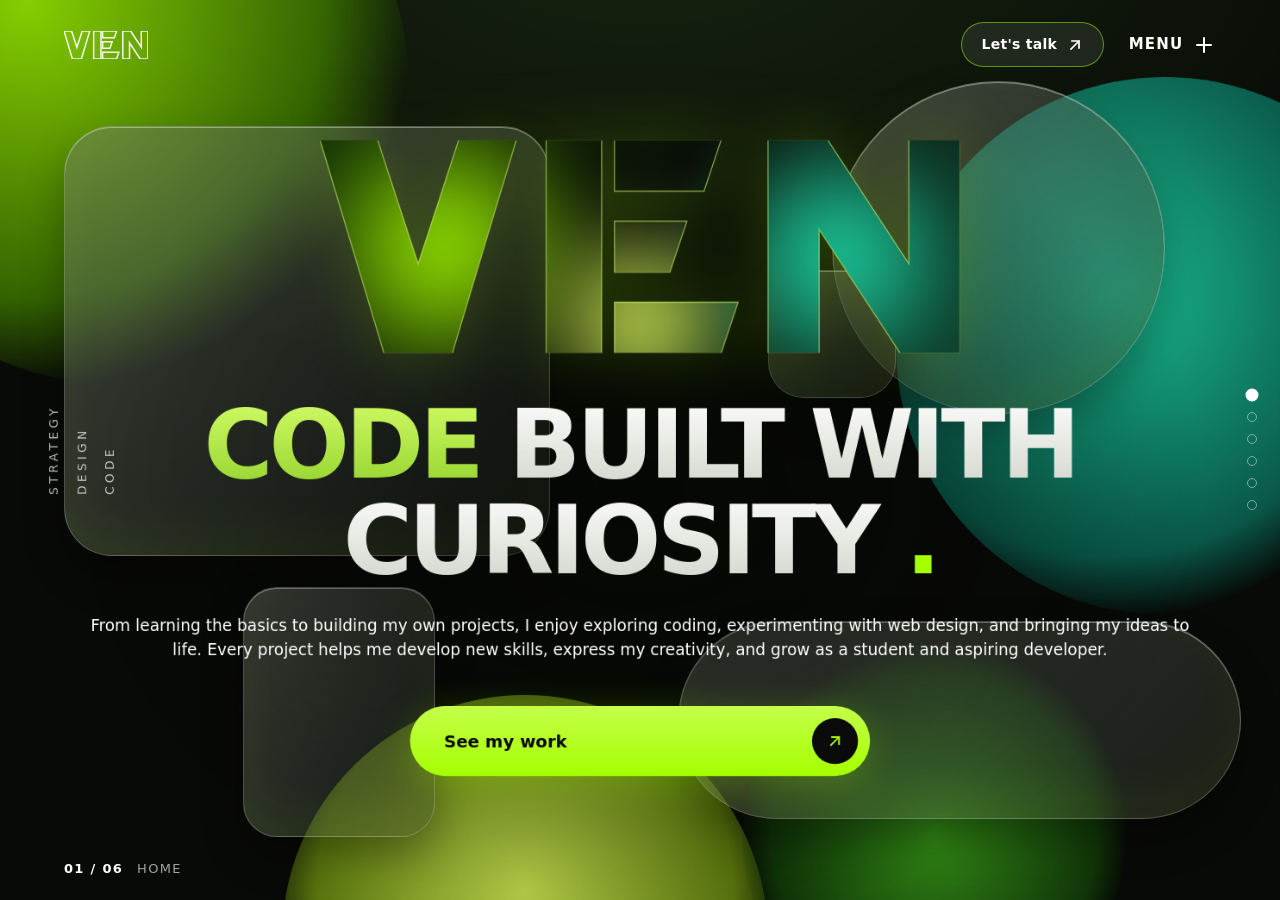
<file: index.html>
<!DOCTYPE html>
<html lang="en">
<head>
  <meta charset="UTF-8">
  <meta name="viewport" content="width=device-width, initial-scale=1.0, viewport-fit=cover">
  <meta http-equiv="Content-Security-Policy" content="default-src 'self'; script-src 'self'; style-src 'self' https://fonts.googleapis.com; font-src https://fonts.gstatic.com; img-src 'self' data:; media-src 'self'; form-action 'none'; base-uri 'none'; object-src 'none'">
  <meta name="referrer" content="no-referrer">
  <meta name="description" content="VEN is a Student portfolio: strategy, design, and code built to move.">
  <meta name="theme-color" content="#0a0a0a">
  <title>VEN | Student Portfolio</title>

  <link rel="icon" href="favicon.svg" type="image/svg+xml">
  <link rel="icon" href="favicon-32.png" sizes="32x32" type="image/png">
  <link rel="apple-touch-icon" href="apple-touch-icon.png">
  <link rel="manifest" href="site.webmanifest">

  <link rel="preconnect" href="https://fonts.googleapis.com">
  <link rel="preconnect" href="https://fonts.gstatic.com" crossorigin>
  <link rel="stylesheet" href="https://fonts.googleapis.com/css2?family=Outfit:wght@300;400;500;600;700;800;900&display=swap">
  <link rel="stylesheet" href="style.css">
</head>
<body data-page="home" data-theme="dark" class="is-ghost">

<a class="skip" href="#main">Skip to content</a>

<main class="stage" id="main" tabindex="-1" data-zoom>

  <!-- 01 HOME -->
  <section class="scene" data-scene="home" data-theme="dark" data-ghost="true" data-label="Home" aria-label="Home">
    <div class="glass-bg" aria-hidden="true">
      <span class="blob b1"></span>
      <span class="blob b2"></span>
      <span class="blob b3"></span>
      <span class="blob b4"></span>
      <div class="pane p1" data-depth="34"><div class="pane-in"></div></div>
      <div class="pane p2" data-depth="-46"><div class="pane-in"></div></div>
      <div class="pane p3" data-depth="22"><div class="pane-in"></div></div>
      <div class="pane p4" data-depth="-28"><div class="pane-in"></div></div>
      <div class="pane p5" data-depth="52"><div class="pane-in"></div></div>
      <span class="vignette"></span>
    </div>

    <ul class="side-labels" aria-label="Disciplines">
      <li>STRATEGY</li>
      <li>DESIGN</li>
      <li>CODE</li>
    </ul>

    <div class="scene-scroll">
      <div class="scene-inner hero-inner">
        <div class="ven-stack hero-logo rise" data-d="0.05" aria-hidden="true">
          <div class="ven-video">
            <div class="ven-fill">
              <span class="aur a1"></span>
              <span class="aur a2"></span>
              <span class="aur a3"></span>
            </div>
          </div>
          <svg class="ven-outline" viewBox="0 0 300 100" aria-hidden="true"><use href="#ven-mark"/></svg>
        </div>

        <h1 class="hero-title rise" data-d="0.42">
          <span class="lime-text">CODE</span> <span class="white-text">BUILT WITH CURIOSITY </span><span class="dot">.</span>
        </h1>From learning the basics to building my own projects, I enjoy exploring coding, experimenting with web design, and bringing my ideas to life. Every project helps me develop new skills, express my creativity, and grow as a student and aspiring developer.
        <p class="hero-sub rise" data-d="0.54"></p>
        <a class="btn-lime btn-long rise" data-d="0.66" href="#work" data-scene="work">
          <span>See my work</span>
          <span class="btn-chip"><svg class="ico" viewBox="0 0 16 16" aria-hidden="true"><use href="#i-arrow"/></svg></span>
        </a>
      </div>
    </div>

    <div class="scroll-hint" aria-hidden="true"><span>Scroll</span><i></i></div>
  </section>

  <!-- 02 PROFILE -->
  <section class="scene" data-scene="profile" data-theme="dark" data-label="Profile" aria-label="Profile">
    <div class="glass-bg soft" aria-hidden="true">
      <span class="blob b1"></span>
      <span class="blob b2"></span>
      <span class="blob b3"></span>
      <div class="pane p6" data-depth="-40"><div class="pane-in"></div></div>
      <div class="pane p7" data-depth="36"><div class="pane-in"></div></div>
      <span class="vignette"></span>
    </div>

    <div class="scene-scroll">
      <div class="scene-inner profile-inner">
        <!-- Replace images/profile.jpg with your photo (portrait, about 800 x 1000). Edit the text below to match you. -->
        <article class="profile-card glass-card rise" id="profileCard" data-d="0.1">
          <figure class="photo">
            <div class="ph" aria-hidden="true">
              <svg class="ph-ico" viewBox="0 0 24 24"><use href="#i-user"/></svg>
              <strong>Your photo here</strong>
              <span>images/profile.jpg</span>
              <span>800 x 1000</span>
            </div>
            <img src="img/profile.png" alt="Portrait of VEN" width="800" height="1000" data-fallback decoding="async">
            <figcaption class="photo-tag"><i class="live"></i>Open for projects</figcaption>
          </figure>

          <div class="identity">
            <p class="eyebrow">Profile</p>
            <h2 class="name">Stefani Gabriela</h2>
            <p class="role">Student, online known as ven</p>
            <p class="bio">I love learning to code, exploring new ideas, and building things with code. Every project helps me learn new skills, improve my creativity, and grow as a developer.</p>

            <dl class="facts">
              <div><dt>Based in</dt><dd>Palembang, Indonesia</dd></div>
              <div><dt>Focus</dt><dd>Frontend, motion, interactive</dd></div>
              <div><dt>Handle</dt><dd data-text="handle">@stef__gpt</dd></div>
              <div><dt>Email</dt><dd><a data-link="email" data-text="email" href="mailto:stefanigabriella012@gmail.com">stefanigabriella012@gmail.com</a></dd></div>
            </dl>

            <ul class="chips" aria-label="Skills">
              <li>HTML</li><li>CSS</li><li>JavaScript</li><li>UI design</li><li>Motion</li>
            </ul>

            <div class="profile-actions">
              <a class="btn-glass" data-link="github" href="https://github.com/stef-gpt" target="_blank" rel="noopener noreferrer">
                <svg class="ico" viewBox="0 0 16 16" aria-hidden="true"><use href="#i-github"/></svg><span>GitHub</span>
              </a>
              <a class="btn-glass" data-link="instagram" href="https://www.instagram.com/stef__gpt" target="_blank" rel="noopener noreferrer">
                <svg class="ico" viewBox="0 0 24 24" aria-hidden="true"><use href="#i-instagram"/></svg><span>Instagram</span>
              </a>
            </div>
          </div>
        </article>
      </div>
    </div>
  </section>

  <!-- 03 ABOUT -->
  <section class="scene scene-ink" data-scene="about" data-theme="dark" data-label="About" aria-label="About">
    <div class="scene-scroll">
      <div class="scene-inner about-inner">
        <div class="wrap">
          <h2 class="big-title">About me</h2>
          <p class="reveal-text" id="revealText">I'm a student with an interest in coding and web development. I enjoy turning ideas into websites, experimenting with new things, and learning something new through every project I build.</p>
        </div>

        <div class="pills" aria-label="Skills and focus areas">
          <div class="pill-row">
            <div class="pill-track">
              <span class="pill fill">+ Web Design</span>
              <span class="pill ghost g1"></span>
              <span class="pill fill">+ Responsive Layouts</span>
              <span class="pill ghost g2"></span>
              <span class="pill ghost g3"></span>
              <span class="pill fill">+ UI and UX</span>
              <span class="pill ghost g1"></span>
            </div>
          </div>
          <div class="pill-row reverse">
            <div class="pill-track">
              <span class="pill ghost g3"></span>
              <span class="pill ghost g2"></span>
              <span class="pill fill">+ Interactive Apps</span>
              <span class="pill ghost g1"></span>
              <span class="pill fill">+ Animation and Motion</span>
              <span class="pill ghost g2"></span>
            </div>
          </div>
          <div class="pill-row slow">
            <div class="pill-track">
              <span class="pill ghost g2"></span>
              <span class="pill ghost g1"></span>
              <span class="pill fill">+ Accessibility</span>
              <span class="pill fill">+ Prototyping</span>
              <span class="pill fill">+ HTML, CSS, JavaScript</span>
              <span class="pill ghost g3"></span>
            </div>
          </div>
        </div>
      </div>
    </div>
  </section>

  <!-- 04 WORK -->
  <section class="scene scene-paper" data-scene="work" data-theme="light" data-label="Work" aria-label="Selected work">
    <div class="scene-scroll">
      <div class="scene-inner work-inner">
        <div class="wrap work-head">
          <div>
            <h2 class="big-title dark">Selected work</h2>
            <p class="lead">A curated look at apps, games, tools, and visual experiments.</p>
          </div>
          <div class="arrows">
            <button class="arrow" id="workPrev" type="button" aria-label="Previous projects"><svg class="ico" viewBox="0 0 16 16" aria-hidden="true"><use href="#i-arrow"/></svg></button>
            <button class="arrow" id="workNext" type="button" aria-label="Next projects"><svg class="ico" viewBox="0 0 16 16" aria-hidden="true"><use href="#i-arrow"/></svg></button>
          </div>
        </div>

        <!-- PROJECTS: for each card change (1) href = your project link, (2) the image file images/project-N.jpg (800 x 1000), (3) title, tag and text. If the image file is missing, the colored placeholder shows. -->
        <div class="work-track" id="workTrack" tabindex="0" role="region" aria-label="Project cards, scroll sideways to see more">
          <a class="card" href="Calculator/calculator.html" target="_blank" rel="noopener noreferrer" aria-label="Calculator, open project">
            <div class="art a1">
              <span class="art-tag">Tool</span>
              <strong>Calculator</strong>
              <i></i><i></i><i></i>
            </div>
            <h3><span class="num">01</span>Calculator<svg class="ico card-go" viewBox="0 0 16 16" aria-hidden="true"><use href="#i-arrow"/></svg></h3>
            <p>A clean calculator with keyboard support and a clear display.</p>
          </a>

          <a class="card" href="Pallete lab/palette.html" target="_blank" rel="noopener noreferrer" aria-label="Photobox, open project">
            <div class="art a2">
              <span class="art-tag">Interactive</span>
              <strong>Pallete lab</strong>
              <i></i><i></i><i></i>
            </div>
            <h3><span class="num">02</span>Pallete lab<svg class="ico card-go" viewBox="0 0 16 16" aria-hidden="true"><use href="#i-arrow"/></svg></h3>
            <p>Palette Lab is a color palette tool for exploring, combining, and finding colors for your next design project.</p>
          </a>

          <a class="card" href="td/td.html" target="_blank" rel="noopener noreferrer" aria-label="Tower Defense, open project">
            <div class="art a3">
              <span class="art-tag">Game</span>
              <strong>Tower Defense</strong>
              <i></i><i></i><i></i>
            </div>
            <h3><span class="num">03</span>Tower Defense<svg class="ico card-go" viewBox="0 0 16 16" aria-hidden="true"><use href="#i-arrow"/></svg></h3>
            <p>A strategy game with waves, upgrades, and a growing challenge.</p>
          </a>

          <a class="card" href="Music player/spotify.html" target="_blank" rel="noopener noreferrer" aria-label="Music Player, open project">
            <div class="art a4">
              <span class="art-tag">Interface</span>
              <strong>Music Player</strong>
              <i></i><i></i><i></i>
            </div>
            <h3><span class="num">04</span>Music Player<svg class="ico card-go" viewBox="0 0 16 16" aria-hidden="true"><use href="#i-arrow"/></svg></h3>
            <p>A streaming style interface with playlists and a sleek player bar.</p>
          </a>

          <a class="card" href="space shooter/ss.html" target="_blank" rel="noopener noreferrer" aria-label="Space Shooter, open project">
            <div class="art a5">
              <span class="art-tag">Game</span>
              <strong>Space Shooter</strong>
              <i></i><i></i><i></i>
            </div>
            <h3><span class="num">05</span>Space Shooter<svg class="ico card-go" viewBox="0 0 16 16" aria-hidden="true"><use href="#i-arrow"/></svg></h3>
            <p>A fast arcade game built on canvas with simple, smooth controls.</p>
          </a>

          <a class="card" href="Grades/grades.html" target="_blank" rel="noopener noreferrer" aria-label="Grades App, open project">
            <div class="art a6">
              <span class="art-tag">App</span>
              <strong>Grades App</strong>
              <i></i><i></i><i></i>
            </div>
            <h3><span class="num">06</span>Grades App<svg class="ico card-go" viewBox="0 0 16 16" aria-hidden="true"><use href="#i-arrow"/></svg></h3>
            <p>A small tracker for scores and averages with instant results.</p>
          </a>
        </div>
      </div>
    </div>
  </section>

  <!-- 05 SERVICES -->
  <section class="scene scene-tint" data-scene="services" data-theme="light" data-label="Services" aria-label="Services">
    <div class="scene-scroll">
      <div class="scene-inner">
        <div class="wrap service-grid">
          <div class="service-text">
            <h2 class="big-title dark">Frontend development</h2>
            <p class="lead">Better interfaces. Less friction. Websites that feel fast and look sharp on every screen.</p>
            <ul class="checks">
              <li>Fast, responsive, accessible pages</li>
              <li>Clean code that is easy to maintain</li>
              <li>Smooth animation without the bloat</li>
            </ul>
          </div>

          <div class="service-visual" aria-hidden="true">
            <svg viewBox="0 0 520 400">
              <rect x="30" y="30" width="460" height="320" rx="22" fill="#f1f3ee" stroke="#d9ddd3"/>
              <rect x="30" y="30" width="460" height="52" rx="22" fill="#e6e9e1"/>
              <rect x="30" y="60" width="460" height="22" fill="#e6e9e1"/>
              <circle cx="62" cy="56" r="7" fill="#c9cdc2"/>
              <circle cx="86" cy="56" r="7" fill="#c9cdc2"/>
              <circle cx="110" cy="56" r="7" fill="#c9cdc2"/>
              <rect x="150" y="46" width="240" height="20" rx="10" fill="#fbfcf8"/>
              <rect x="62" y="112" width="190" height="22" rx="6" fill="#1a1c18"/>
              <rect x="62" y="146" width="150" height="22" rx="6" fill="#1a1c18"/>
              <rect x="62" y="188" width="230" height="10" rx="5" fill="#b9beb0"/>
              <rect x="62" y="208" width="200" height="10" rx="5" fill="#b9beb0"/>
              <rect x="62" y="248" width="120" height="38" rx="19" fill="#a6ff00"/>
              <rect x="84" y="263" width="70" height="8" rx="4" fill="#1a1c18"/>
              <rect x="320" y="112" width="140" height="190" rx="16" fill="#1a1c18"/>
              <rect x="336" y="130" width="40" height="30" rx="4" fill="#a6ff00"/>
              <rect x="382" y="130" width="62" height="30" rx="4" fill="#3b4a2a"/>
              <rect x="336" y="176" width="108" height="10" rx="5" fill="#4a5a38"/>
              <rect x="336" y="196" width="80" height="10" rx="5" fill="#4a5a38"/>
              <rect x="336" y="236" width="108" height="48" rx="8" fill="#2a3320"/>
              <rect x="190" y="350" width="140" height="14" rx="7" fill="#d9ddd3"/>
            </svg>
          </div>
        </div>
      </div>
    </div>
  </section>

  <!-- 06 CONTACT -->
  <section class="scene scene-ink" data-scene="contact" data-theme="dark" data-label="Contact" aria-label="Contact">
    <canvas class="dots-canvas" id="dotCanvas" aria-hidden="true"></canvas>

    <div class="scene-scroll">
      <div class="scene-inner contact-inner">
        <div class="wrap contact-grid">
          <div class="contact-copy">
            <p class="eyebrow">Contact</p>
            <h2 class="big-title">Let's talk.</h2>
            <p class="lead light">Have a project, a question, or just want to say hi? Send a message and it lands straight in my inbox.</p>
            <a class="mail-link" data-link="email" href="mailto:stefanigabriella012@gmail.com">
              <svg class="ico" viewBox="0 0 24 24" aria-hidden="true"><use href="#i-mail"/></svg>
              <span data-text="email">stefanigabriella012@gmail.com</span>
            </a>
          </div>

          <form class="form glass-card" id="contactForm" novalidate autocomplete="off">
            <div class="field">
              <label for="fName">Name</label>
              <input id="fName" name="name" type="text" placeholder="Your name" maxlength="80" required>
            </div>
            <div class="field">
              <label for="fEmail">Email</label>
              <input id="fEmail" name="email" type="email" placeholder="you@company.com" maxlength="120" required>
            </div>
            <div class="field full">
              <label for="fMsg">Message</label>
              <textarea id="fMsg" name="message" rows="5" placeholder="Tell me what you have in mind" maxlength="1000" required></textarea>
            </div>
            <div class="full">
              <button class="btn-lime btn-long" type="submit">
                <span>Send message</span>
                <span class="btn-chip"><svg class="ico" viewBox="0 0 16 16" aria-hidden="true"><use href="#i-arrow"/></svg></span>
              </button>
              <p class="status" id="formStatus" role="status" aria-live="polite"></p>
            </div>
          </form>
        </div>

        <footer class="footer wrap">
          <div class="foot-top">
            <div class="foot-brand">
              <a class="logo logo-lg" data-scene="home" href="#home" aria-label="VEN, back to top"><svg viewBox="0 0 300 100" aria-hidden="true"><use href="#ven-mark"/></svg></a>
              <span class="foot-tag">Student Portfolio</span>
            </div>
            <p class="foot-text">Student portfolio. Strategy, creativity, and code in one space.</p>
            <ul class="foot-social" aria-label="Social links">
              <li>
                <a class="social" data-link="github" href="https://github.com/stef-gpt" target="_blank" rel="noopener noreferrer" aria-label="VEN on GitHub">
                  <svg class="ico" viewBox="0 0 16 16" aria-hidden="true"><use href="#i-github"/></svg><span>GitHub</span>
                </a>
              </li>
              <li>
                <a class="social" data-link="instagram" href="https://www.instagram.com/stef__gpt" target="_blank" rel="noopener noreferrer" aria-label="VEN on Instagram">
                  <svg class="ico" viewBox="0 0 24 24" aria-hidden="true"><use href="#i-instagram"/></svg><span>Instagram</span>
                </a>
              </li>
            </ul>
          </div>
          <div class="foot-bottom">
            <p>&copy; <span data-year>2026</span> VEN. All rights reserved.</p>
            <ul class="foot-legal" aria-label="Legal">
              <li><a href="terms.html">Terms</a></li>
              <li><a href="privacy.html">Privacy</a></li>
              <li><a href="copyright.html">Copyright</a></li>
            </ul>
          </div>
        </footer>
      </div>
    </div>
  </section>

</main>

<nav class="dots" id="dots" aria-label="Pages"></nav>
<div class="hud" aria-hidden="true"><span id="hudCount">01 / 06</span><span id="hudLabel">Home</span></div>

<noscript><p class="noscript">This portfolio needs JavaScript to show its pages.</p></noscript>

<script src="config.js"></script>
<script src="common.js"></script>
<script src="dotgrid.js"></script>
<script src="main.js"></script>
</body>
</html>
</file>
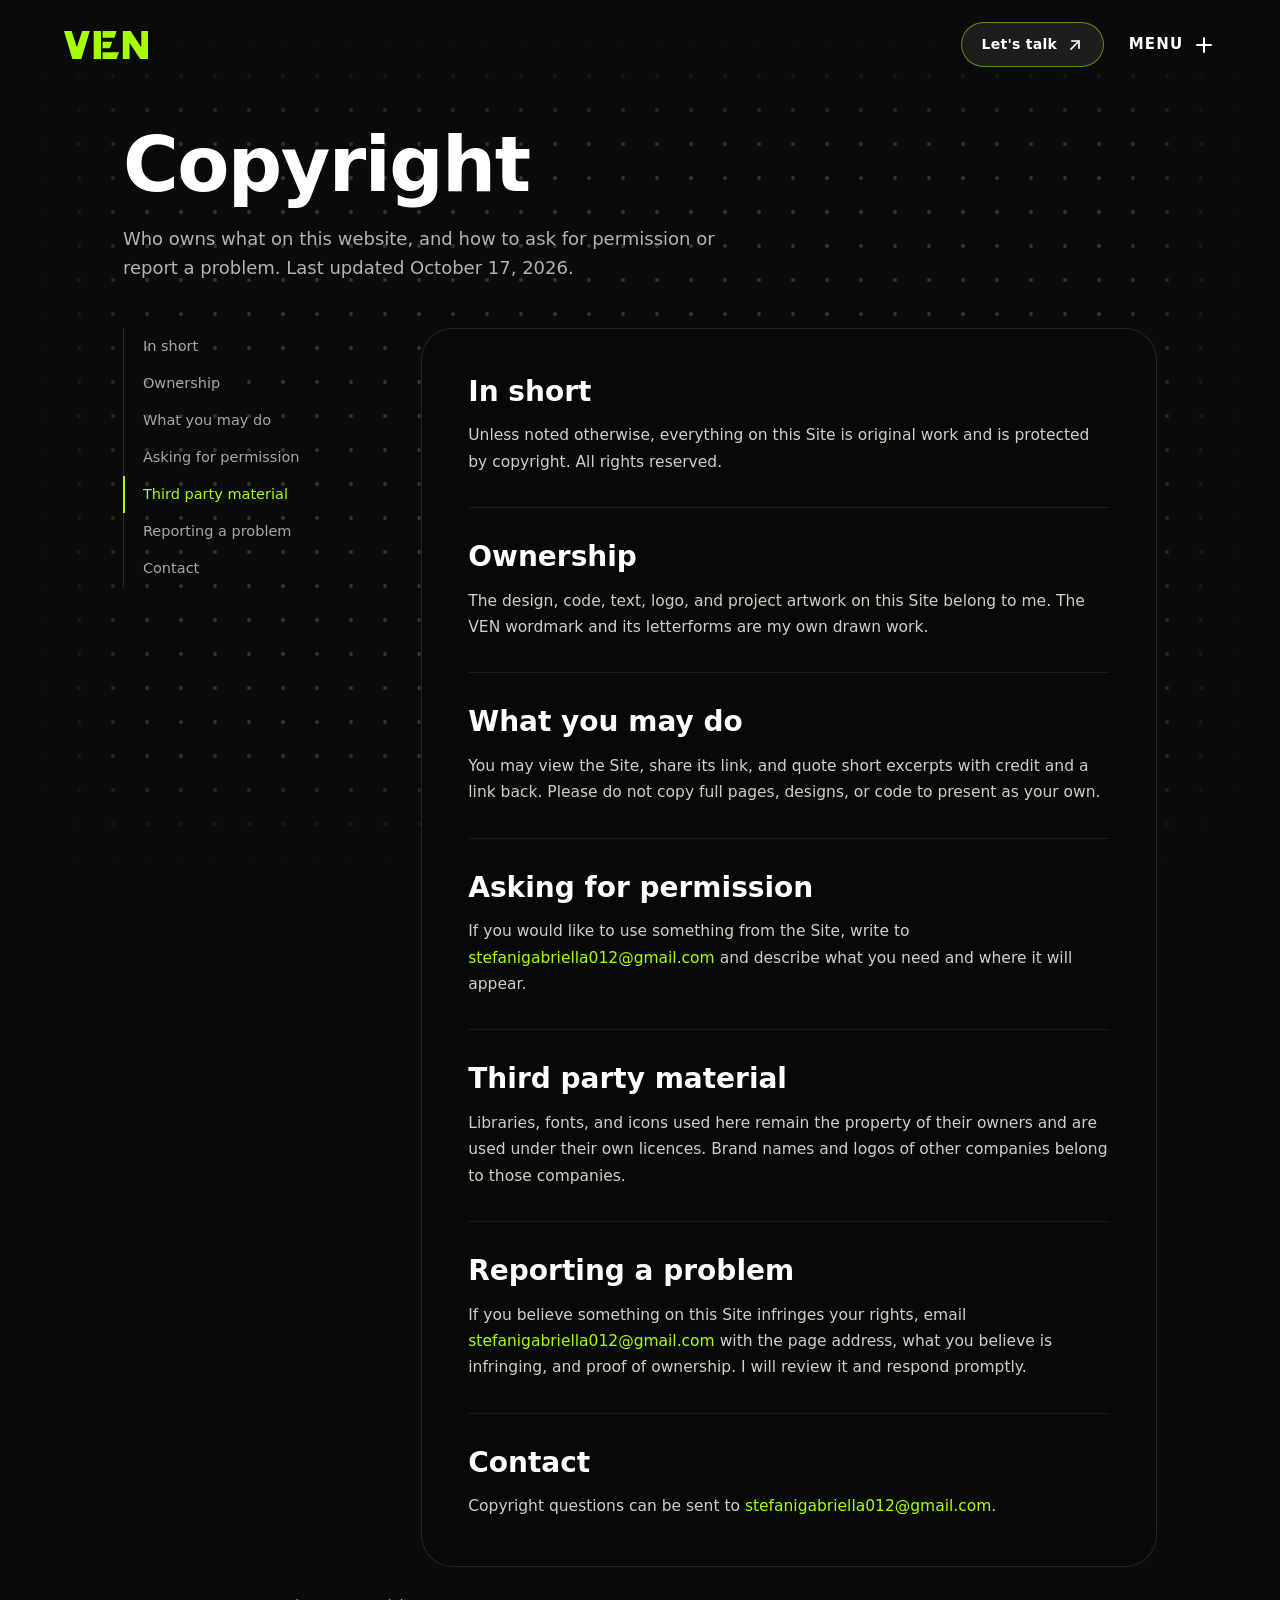
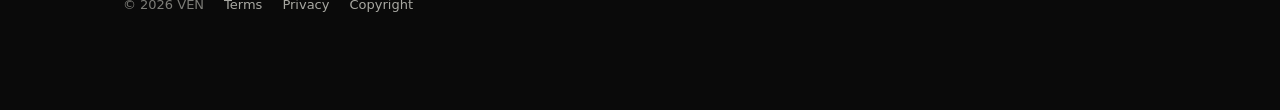
<file: copyright.html>
<!DOCTYPE html>
<html lang="en">
<head>
<meta charset="utf-8">
<meta name="viewport" content="width=device-width, initial-scale=1">
<title>Copyright | VEN</title>
<meta name="description" content="Who owns what on this website, and how to ask for permission or report a problem. Last updated October 17, 2026.">
<meta name="theme-color" content="#0a0a0a">
<link rel="stylesheet" href="style.css">
<link rel="stylesheet" href="legal.css">
</head>
<body data-page="legal" data-theme="dark">
<div class="lg-dots" aria-hidden="true"><canvas id="dotCanvas"></canvas></div>
<main class="lg-wrap" data-zoom>
<div class="lg-head"><h1>Copyright</h1><p>Who owns what on this website, and how to ask for permission or report a problem. Last updated October 17, 2026.</p></div>
<div class="lg-grid">
<nav class="toc" aria-label="On this page"><ul><li><a href="#in-short">In short</a></li><li><a href="#ownership">Ownership</a></li><li><a href="#what-you-may-do">What you may do</a></li><li><a href="#asking-for-permission">Asking for permission</a></li><li><a href="#third-party-material">Third party material</a></li><li><a href="#reporting-a-problem">Reporting a problem</a></li><li><a href="#contact">Contact</a></li></ul></nav>
<article class="legal-body"><section id="in-short"><h2>In short</h2><p>Unless noted otherwise, everything on this Site is original work and is protected by copyright. All rights reserved.</p></section><section id="ownership"><h2>Ownership</h2><p>The design, code, text, logo, and project artwork on this Site belong to me. The VEN wordmark and its letterforms are my own drawn work.</p></section><section id="what-you-may-do"><h2>What you may do</h2><p>You may view the Site, share its link, and quote short excerpts with credit and a link back. Please do not copy full pages, designs, or code to present as your own.</p></section><section id="asking-for-permission"><h2>Asking for permission</h2><p>If you would like to use something from the Site, write to <a data-link="email" href="mailto:stefanigabriella012@gmail.com"><span data-text="email">stefanigabriella012@gmail.com</span></a> and describe what you need and where it will appear.</p></section><section id="third-party-material"><h2>Third party material</h2><p>Libraries, fonts, and icons used here remain the property of their owners and are used under their own licences. Brand names and logos of other companies belong to those companies.</p></section><section id="reporting-a-problem"><h2>Reporting a problem</h2><p>If you believe something on this Site infringes your rights, email <a data-link="email" href="mailto:stefanigabriella012@gmail.com"><span data-text="email">stefanigabriella012@gmail.com</span></a> with the page address, what you believe is infringing, and proof of ownership. I will review it and respond promptly.</p></section><section id="contact"><h2>Contact</h2><p>Copyright questions can be sent to <a data-link="email" href="mailto:stefanigabriella012@gmail.com"><span data-text="email">stefanigabriella012@gmail.com</span></a>.</p></section></article>
</div>
<div class="lg-foot"><span>&copy; <span data-year></span> <span data-text="name">VEN</span></span><a href="terms.html">Terms</a><a href="privacy.html">Privacy</a><a href="copyright.html">Copyright</a></div>
</main>
<script src="config.js"></script>
<script src="common.js"></script>
<script src="dotgrid.js"></script>
<script src="pagedots.js"></script>
</body>
</html>
</file>
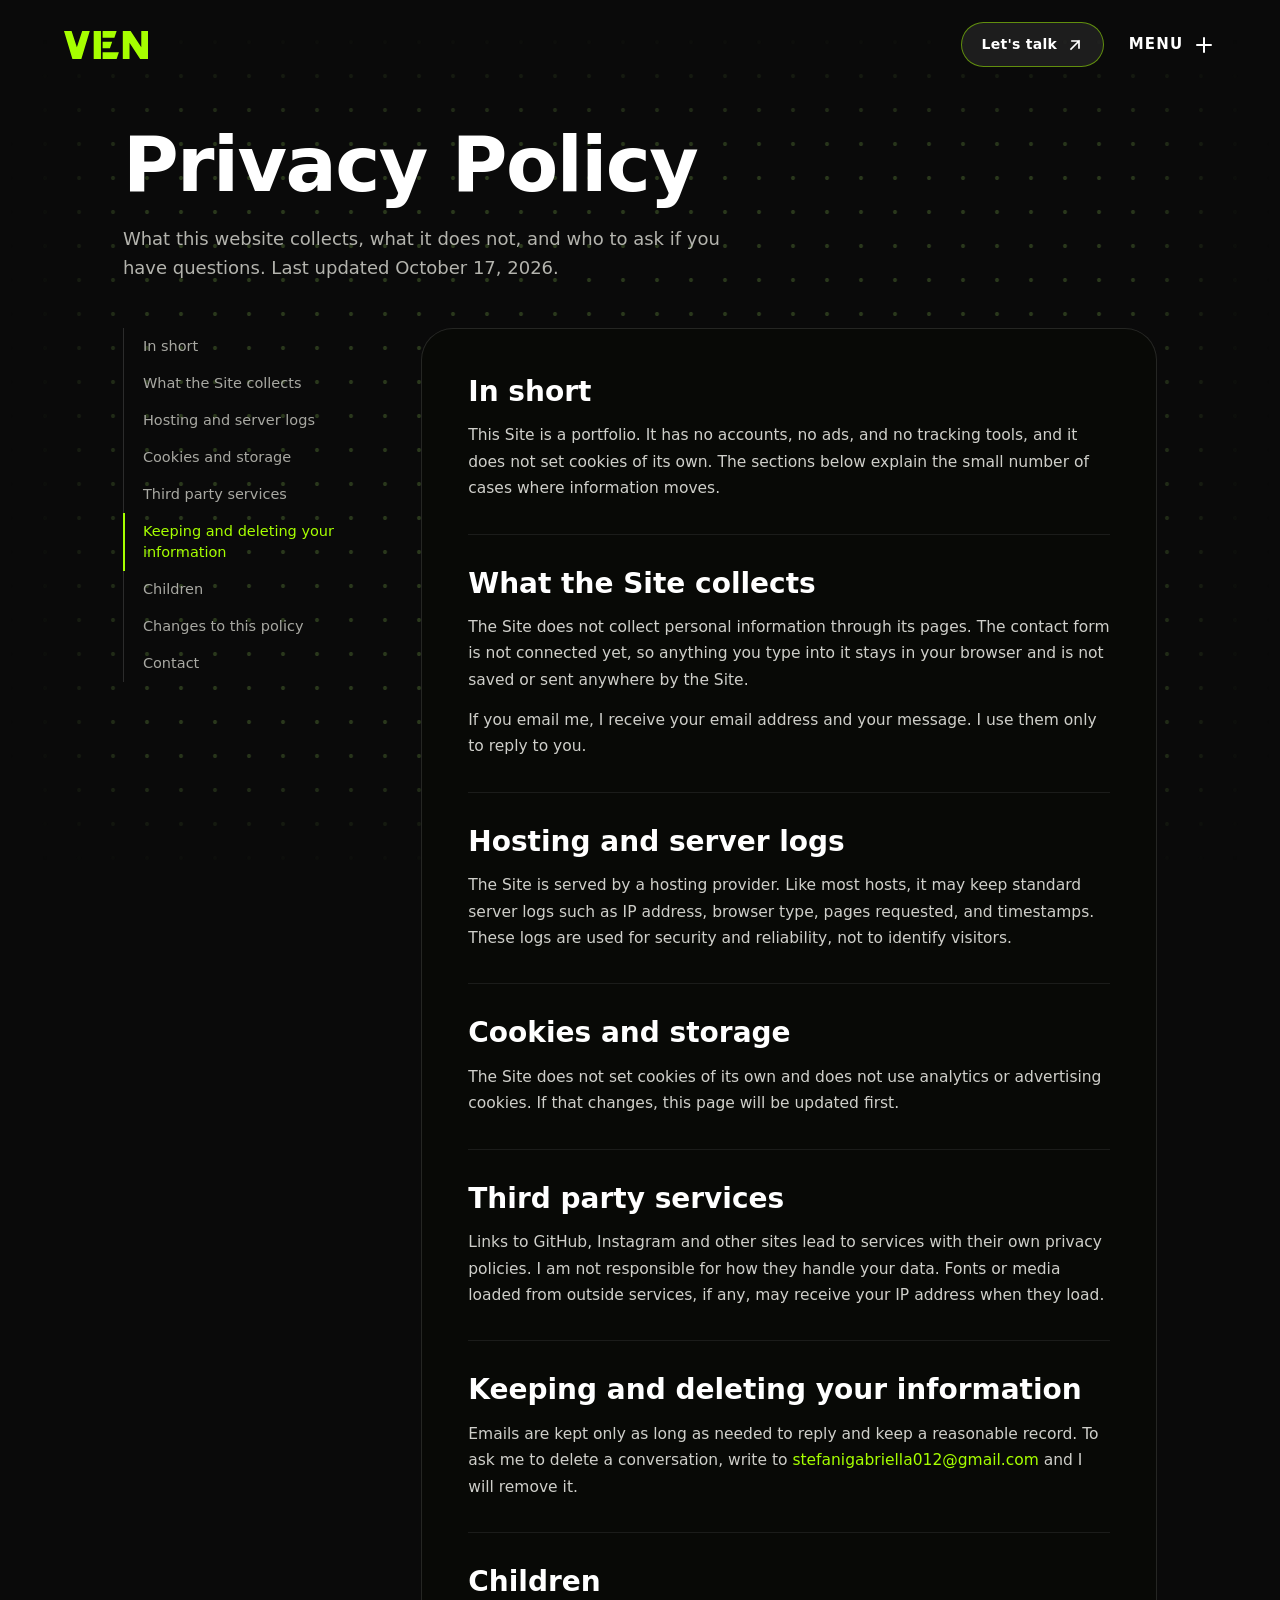
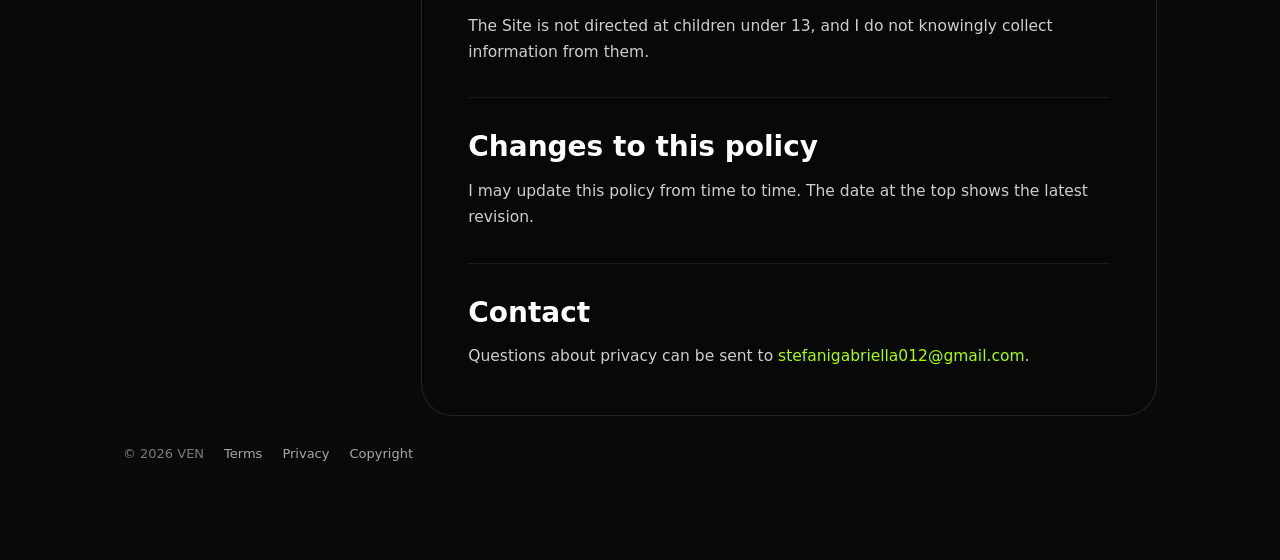
<file: privacy.html>
<!DOCTYPE html>
<html lang="en">
<head>
<meta charset="utf-8">
<meta name="viewport" content="width=device-width, initial-scale=1">
<title>Privacy Policy | VEN</title>
<meta name="description" content="What this website collects, what it does not, and who to ask if you have questions. Last updated October 17, 2026.">
<meta name="theme-color" content="#0a0a0a">
<link rel="stylesheet" href="style.css">
<link rel="stylesheet" href="legal.css">
</head>
<body data-page="legal" data-theme="dark">
<div class="lg-dots" aria-hidden="true"><canvas id="dotCanvas"></canvas></div>
<main class="lg-wrap" data-zoom>
<div class="lg-head"><h1>Privacy Policy</h1><p>What this website collects, what it does not, and who to ask if you have questions. Last updated October 17, 2026.</p></div>
<div class="lg-grid">
<nav class="toc" aria-label="On this page"><ul><li><a href="#in-short">In short</a></li><li><a href="#what-the-site-collects">What the Site collects</a></li><li><a href="#hosting-and-server-logs">Hosting and server logs</a></li><li><a href="#cookies-and-storage">Cookies and storage</a></li><li><a href="#third-party-services">Third party services</a></li><li><a href="#keeping-and-deleting-your-information">Keeping and deleting your information</a></li><li><a href="#children">Children</a></li><li><a href="#changes-to-this-policy">Changes to this policy</a></li><li><a href="#contact">Contact</a></li></ul></nav>
<article class="legal-body"><section id="in-short"><h2>In short</h2><p>This Site is a portfolio. It has no accounts, no ads, and no tracking tools, and it does not set cookies of its own. The sections below explain the small number of cases where information moves.</p></section><section id="what-the-site-collects"><h2>What the Site collects</h2><p>The Site does not collect personal information through its pages. The contact form is not connected yet, so anything you type into it stays in your browser and is not saved or sent anywhere by the Site.</p><p>If you email me, I receive your email address and your message. I use them only to reply to you.</p></section><section id="hosting-and-server-logs"><h2>Hosting and server logs</h2><p>The Site is served by a hosting provider. Like most hosts, it may keep standard server logs such as IP address, browser type, pages requested, and timestamps. These logs are used for security and reliability, not to identify visitors.</p></section><section id="cookies-and-storage"><h2>Cookies and storage</h2><p>The Site does not set cookies of its own and does not use analytics or advertising cookies. If that changes, this page will be updated first.</p></section><section id="third-party-services"><h2>Third party services</h2><p>Links to GitHub, Instagram and other sites lead to services with their own privacy policies. I am not responsible for how they handle your data. Fonts or media loaded from outside services, if any, may receive your IP address when they load.</p></section><section id="keeping-and-deleting-your-information"><h2>Keeping and deleting your information</h2><p>Emails are kept only as long as needed to reply and keep a reasonable record. To ask me to delete a conversation, write to <a data-link="email" href="mailto:stefanigabriella012@gmail.com"><span data-text="email">stefanigabriella012@gmail.com</span></a> and I will remove it.</p></section><section id="children"><h2>Children</h2><p>The Site is not directed at children under 13, and I do not knowingly collect information from them.</p></section><section id="changes-to-this-policy"><h2>Changes to this policy</h2><p>I may update this policy from time to time. The date at the top shows the latest revision.</p></section><section id="contact"><h2>Contact</h2><p>Questions about privacy can be sent to <a data-link="email" href="mailto:stefanigabriella012@gmail.com"><span data-text="email">stefanigabriella012@gmail.com</span></a>.</p></section></article>
</div>
<div class="lg-foot"><span>&copy; <span data-year></span> <span data-text="name">VEN</span></span><a href="terms.html">Terms</a><a href="privacy.html">Privacy</a><a href="copyright.html">Copyright</a></div>
</main>
<script src="config.js"></script>
<script src="common.js"></script>
<script src="dotgrid.js"></script>
<script src="pagedots.js"></script>
</body>
</html>
</file>
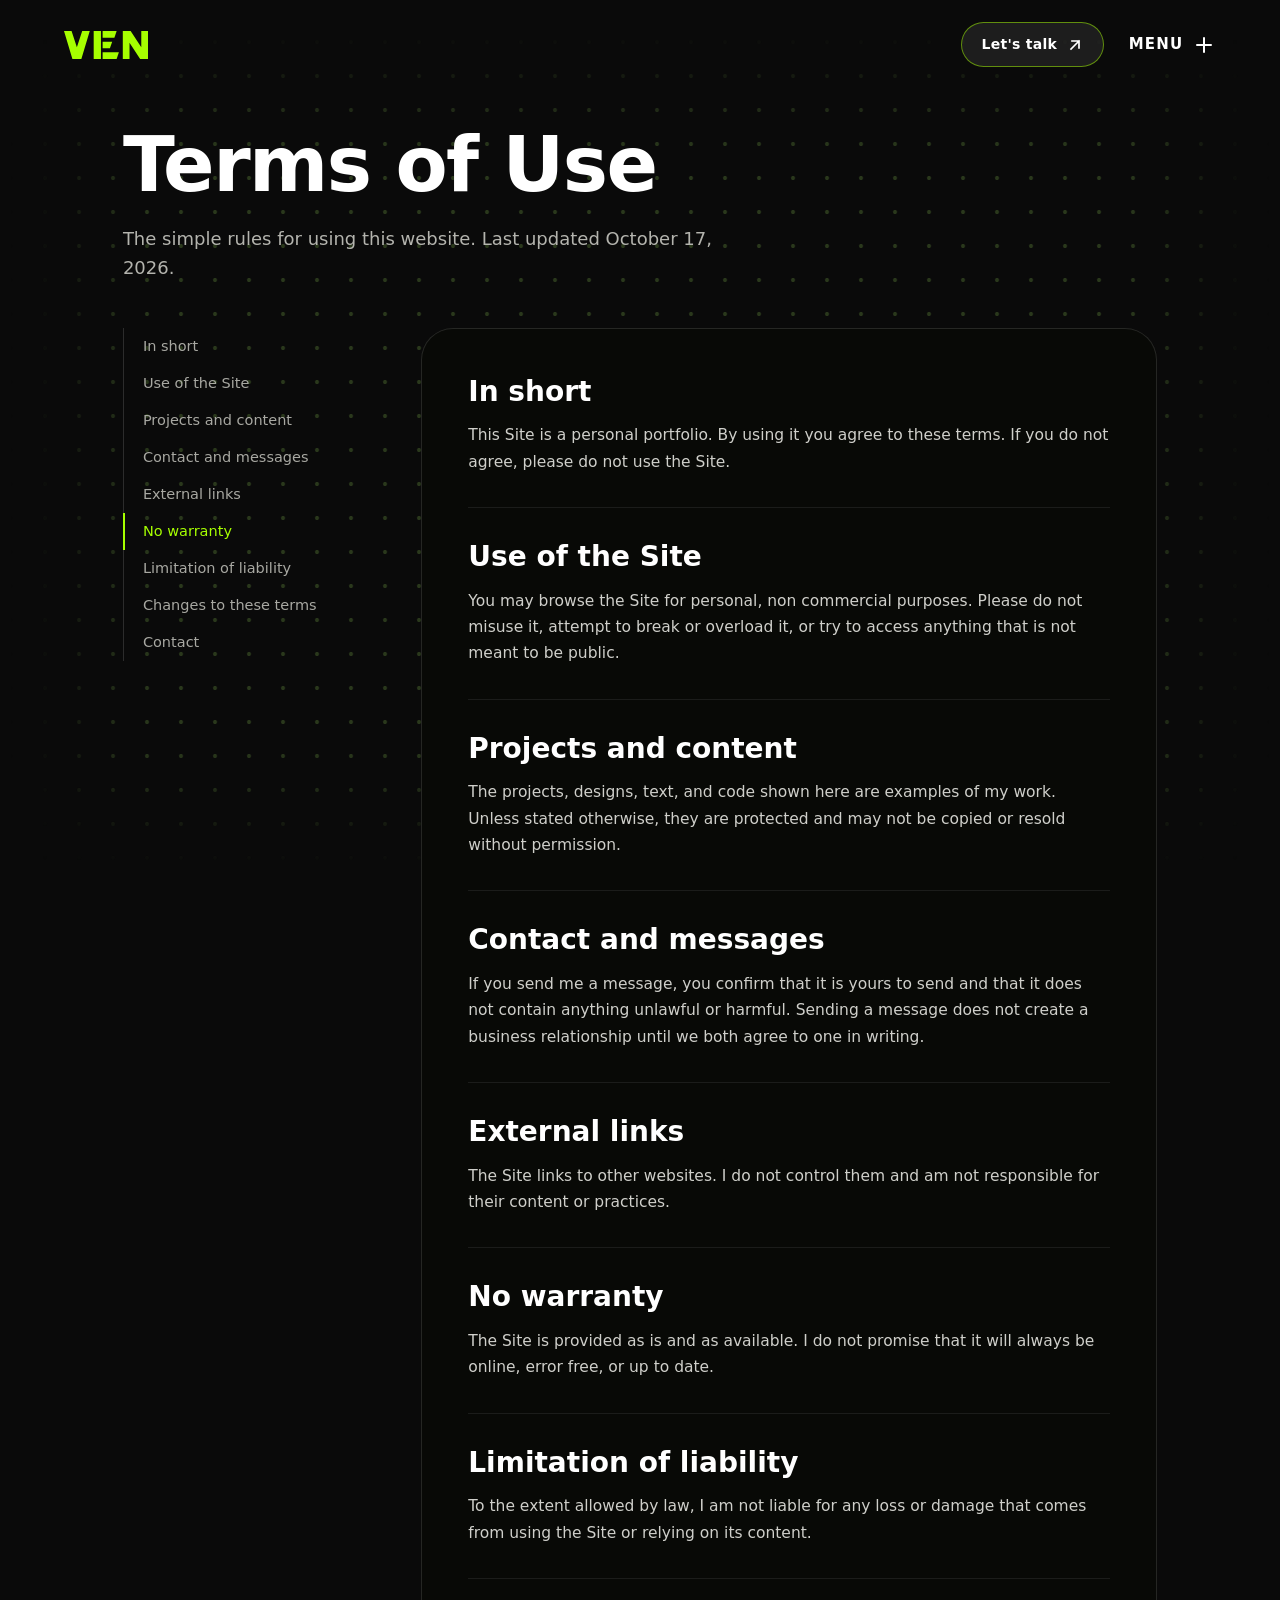
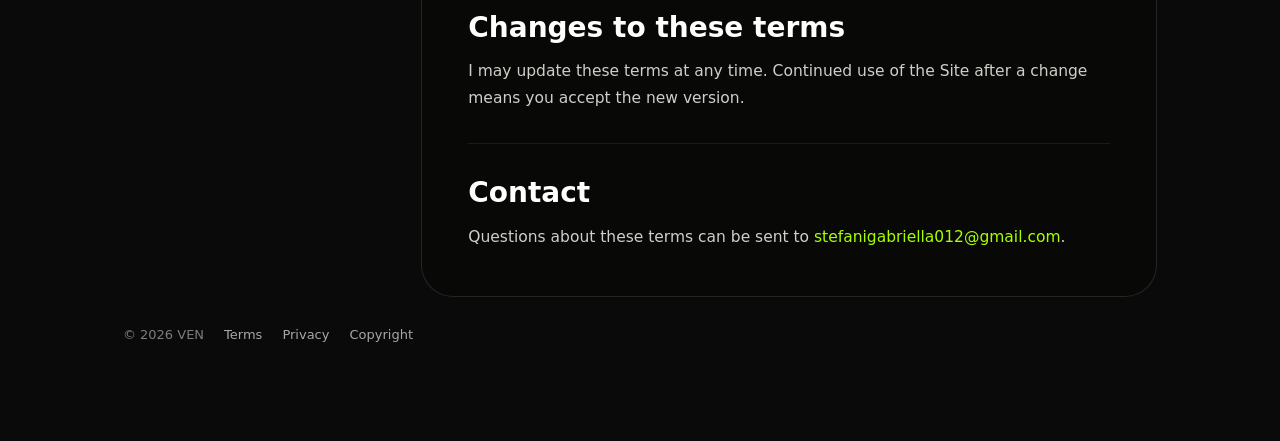
<file: terms.html>
<!DOCTYPE html>
<html lang="en">
<head>
<meta charset="utf-8">
<meta name="viewport" content="width=device-width, initial-scale=1">
<title>Terms of Use | VEN</title>
<meta name="description" content="The simple rules for using this website. Last updated October 17, 2026.">
<meta name="theme-color" content="#0a0a0a">
<link rel="stylesheet" href="style.css">
<link rel="stylesheet" href="legal.css">
</head>
<body data-page="legal" data-theme="dark">
<div class="lg-dots" aria-hidden="true"><canvas id="dotCanvas"></canvas></div>
<main class="lg-wrap" data-zoom>
<div class="lg-head"><h1>Terms of Use</h1><p>The simple rules for using this website. Last updated October 17, 2026.</p></div>
<div class="lg-grid">
<nav class="toc" aria-label="On this page"><ul><li><a href="#in-short">In short</a></li><li><a href="#use-of-the-site">Use of the Site</a></li><li><a href="#projects-and-content">Projects and content</a></li><li><a href="#contact-and-messages">Contact and messages</a></li><li><a href="#external-links">External links</a></li><li><a href="#no-warranty">No warranty</a></li><li><a href="#limitation-of-liability">Limitation of liability</a></li><li><a href="#changes-to-these-terms">Changes to these terms</a></li><li><a href="#contact">Contact</a></li></ul></nav>
<article class="legal-body"><section id="in-short"><h2>In short</h2><p>This Site is a personal portfolio. By using it you agree to these terms. If you do not agree, please do not use the Site.</p></section><section id="use-of-the-site"><h2>Use of the Site</h2><p>You may browse the Site for personal, non commercial purposes. Please do not misuse it, attempt to break or overload it, or try to access anything that is not meant to be public.</p></section><section id="projects-and-content"><h2>Projects and content</h2><p>The projects, designs, text, and code shown here are examples of my work. Unless stated otherwise, they are protected and may not be copied or resold without permission.</p></section><section id="contact-and-messages"><h2>Contact and messages</h2><p>If you send me a message, you confirm that it is yours to send and that it does not contain anything unlawful or harmful. Sending a message does not create a business relationship until we both agree to one in writing.</p></section><section id="external-links"><h2>External links</h2><p>The Site links to other websites. I do not control them and am not responsible for their content or practices.</p></section><section id="no-warranty"><h2>No warranty</h2><p>The Site is provided as is and as available. I do not promise that it will always be online, error free, or up to date.</p></section><section id="limitation-of-liability"><h2>Limitation of liability</h2><p>To the extent allowed by law, I am not liable for any loss or damage that comes from using the Site or relying on its content.</p></section><section id="changes-to-these-terms"><h2>Changes to these terms</h2><p>I may update these terms at any time. Continued use of the Site after a change means you accept the new version.</p></section><section id="contact"><h2>Contact</h2><p>Questions about these terms can be sent to <a data-link="email" href="mailto:stefanigabriella012@gmail.com"><span data-text="email">stefanigabriella012@gmail.com</span></a>.</p></section></article>
</div>
<div class="lg-foot"><span>&copy; <span data-year></span> <span data-text="name">VEN</span></span><a href="terms.html">Terms</a><a href="privacy.html">Privacy</a><a href="copyright.html">Copyright</a></div>
</main>
<script src="config.js"></script>
<script src="common.js"></script>
<script src="dotgrid.js"></script>
<script src="pagedots.js"></script>
</body>
</html>
</file>
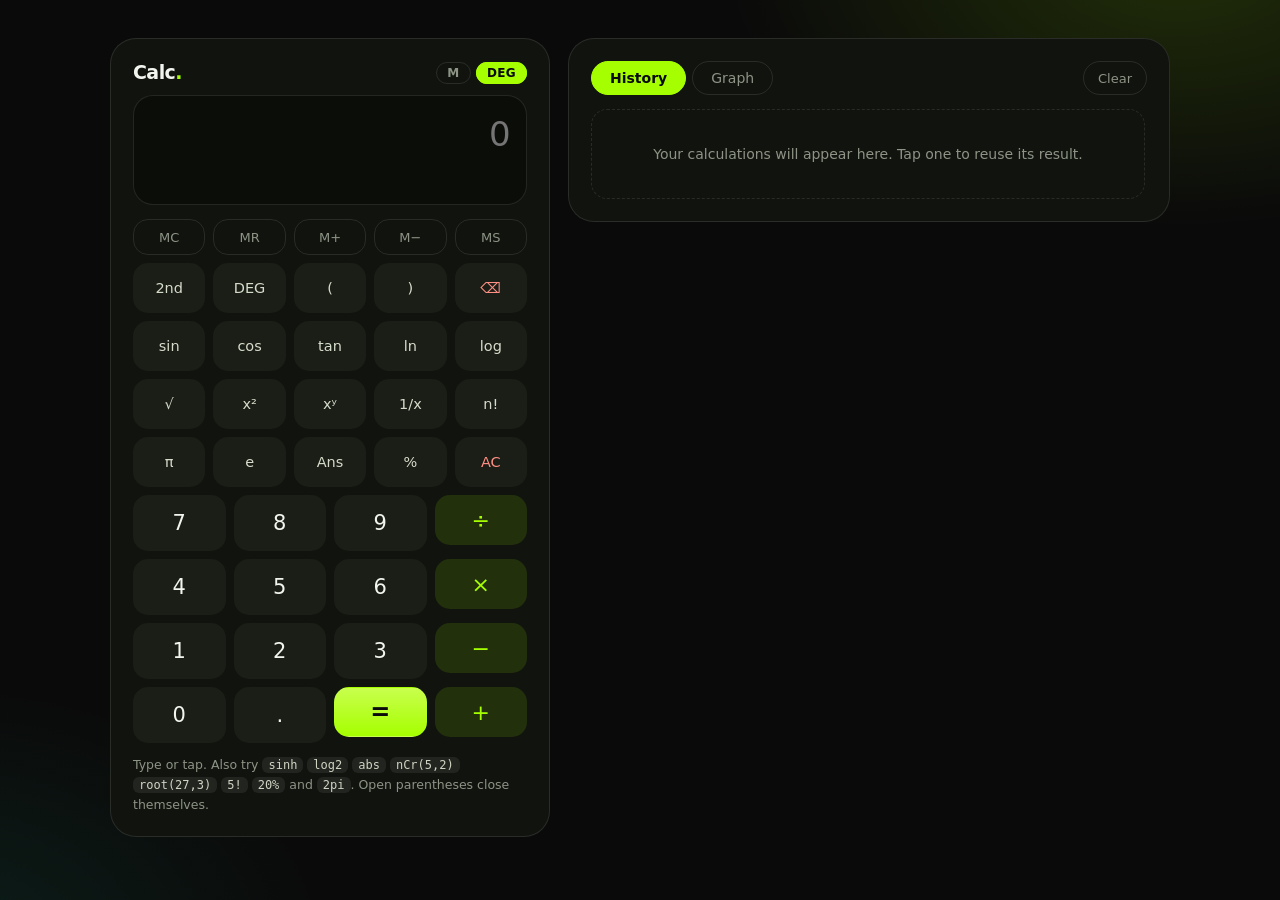
<file: Calculator/calculator.html>
<!DOCTYPE html>
<html lang="en">
<head>
<meta charset="utf-8">
<meta name="viewport" content="width=device-width, initial-scale=1, viewport-fit=cover">
<meta name="theme-color" content="#0a0a0a">
<title>Calculator</title>
<style>
  :root {
    --bg: #0a0a0a; --card: #11140e; --key: #1a1e16; --key-hi: #232819; --line: rgba(255, 255, 255, .1);
    --text: #f2f4ee; --muted: #8d9385; --lime: #a6ff00; --bad: #ff6b5e;
  }
  * { box-sizing: border-box; margin: 0; }
  html { color-scheme: dark; }
  body {
    min-height: 100vh; color: var(--text); -webkit-font-smoothing: antialiased;
    font-family: "Outfit", system-ui, -apple-system, "Segoe UI", Roboto, Helvetica, Arial, sans-serif;
    background:
      radial-gradient(700px 420px at 92% -5%, rgba(166, 255, 0, .15), transparent 65%),
      radial-gradient(600px 400px at -5% 105%, rgba(31, 232, 180, .09), transparent 65%), var(--bg);
    padding: clamp(14px, 3vw, 40px) clamp(12px, 3vw, 32px) calc(32px + env(safe-area-inset-bottom, 0px));
  }
  .app { max-width: 1060px; margin: 0 auto; display: grid; grid-template-columns: minmax(0, 440px) minmax(0, 1fr); gap: 18px; align-items: start; }
  .card { background: var(--card); border: 1px solid var(--line); border-radius: 26px; padding: clamp(14px, 2.4vw, 22px); }
  h1 { font-size: 15px; font-weight: 600; color: var(--muted); letter-spacing: .02em; display: flex; justify-content: space-between; align-items: center; margin-bottom: 12px; }
  h1 b { color: var(--text); font-weight: 800; font-size: 19px; letter-spacing: -.03em; }
  h1 b span { color: var(--lime); }
  .badge { font-size: 12px; font-weight: 700; padding: 3px 10px; border-radius: 999px; border: 1px solid var(--line); color: var(--muted); }
  .badge.on { color: #0a0a0a; background: var(--lime); border-color: var(--lime); }

  .screen { background: #0b0d09; border: 1px solid var(--line); border-radius: 20px; padding: 14px 16px 12px; margin-bottom: 14px; }
  #expr {
    width: 100%; background: transparent; border: 0; outline: none; color: var(--text); text-align: right;
    font: inherit; font-size: clamp(24px, 5vw, 34px); font-weight: 500; letter-spacing: -.02em; padding: 4px 0;
  }
  #out { min-height: 34px; text-align: right; font-size: clamp(20px, 3.6vw, 26px); font-weight: 700; color: var(--muted); letter-spacing: -.02em; overflow: hidden; text-overflow: ellipsis; white-space: nowrap; }
  #out.final { color: var(--lime); }
  #out.error { color: var(--bad); font-size: 16px; font-weight: 600; line-height: 34px; animation: shake .35s; }
  @keyframes shake { 20% { transform: translateX(-6px); } 50% { transform: translateX(5px); } 80% { transform: translateX(-3px); } }

  .pad { display: grid; gap: 8px; }
  .g5 { grid-template-columns: repeat(5, 1fr); margin-bottom: 8px; }
  .g4 { grid-template-columns: repeat(4, 1fr); }
  .k {
    height: 50px; border: 1px solid transparent; border-radius: 15px; background: var(--key); color: var(--text);
    font: inherit; font-size: 16px; font-weight: 500; cursor: pointer; user-select: none; -webkit-tap-highlight-color: transparent;
    transition: background-color .15s, transform .12s, border-color .15s, color .15s;
  }
  .k:hover { background: var(--key-hi); border-color: var(--line); }
  .k:active { transform: scale(.94); }
  .k:focus-visible { outline: 2px solid var(--lime); outline-offset: 2px; }
  .k.fn { font-size: 14.5px; color: #d6dccb; }
  .k.mem { height: 36px; font-size: 13px; color: var(--muted); background: transparent; border-color: var(--line); }
  .k.mem:hover { color: var(--lime); border-color: var(--lime); background: transparent; }
  .k.op { background: rgba(166, 255, 0, .12); color: var(--lime); font-size: 22px; }
  .k.op:hover { background: rgba(166, 255, 0, .2); }
  .k.eq { background: linear-gradient(180deg, #c8ff4d, #a6ff00); color: #0a0a0a; font-size: 24px; font-weight: 700; }
  .k.eq:hover { box-shadow: 0 8px 24px rgba(166, 255, 0, .25); }
  .k.num { font-size: 21px; height: 56px; }
  .k.tog.on { background: var(--lime); color: #0a0a0a; }
  .k.red { color: #ff8f85; }
  .hint { color: var(--muted); font-size: 12.5px; margin-top: 12px; line-height: 1.55; }
  .hint code { background: rgba(255, 255, 255, .07); padding: 1px 6px; border-radius: 6px; font-size: 12px; color: #cfd5c4; }

  .tabs { display: flex; gap: 6px; margin-bottom: 14px; }
  .tab { border: 1px solid var(--line); background: transparent; color: var(--muted); border-radius: 999px; padding: 8px 18px; font: inherit; font-size: 14px; cursor: pointer; transition: color .2s, background .2s, border-color .2s; }
  .tab[aria-selected="true"] { background: var(--lime); border-color: var(--lime); color: #0a0a0a; font-weight: 700; }
  .spacer { flex: 1; }
  .tiny { border: 1px solid var(--line); background: transparent; color: var(--muted); border-radius: 999px; padding: 8px 14px; font: inherit; font-size: 13px; cursor: pointer; }
  .tiny:hover { color: var(--bad); border-color: var(--bad); }
  [hidden] { display: none !important; }

  .hist { display: grid; gap: 8px; max-height: 560px; overflow-y: auto; padding-right: 2px; }
  .h-item { display: block; width: 100%; text-align: right; background: rgba(255, 255, 255, .03); border: 1px solid var(--line); border-radius: 14px; padding: 10px 14px; cursor: pointer; font: inherit; color: var(--text); transition: border-color .2s, background .2s; }
  .h-item:hover { border-color: var(--lime); background: rgba(166, 255, 0, .05); }
  .h-item small { display: block; color: var(--muted); font-size: 13px; overflow: hidden; text-overflow: ellipsis; white-space: nowrap; }
  .h-item b { font-size: 21px; font-weight: 700; letter-spacing: -.02em; color: var(--lime); }
  .empty { text-align: center; color: var(--muted); border: 1px dashed var(--line); border-radius: 16px; padding: 36px 12px; font-size: 14px; }

  .gwrap { position: relative; }
  #cv { display: block; width: 100%; height: clamp(280px, 46vh, 420px); border-radius: 18px; background: #0b0d09; border: 1px solid var(--line); touch-action: none; cursor: grab; }
  #cv:active { cursor: grabbing; }
  .zoom { position: absolute; right: 10px; top: 10px; display: grid; gap: 6px; }
  .zoom button { width: 36px; height: 36px; border-radius: 12px; border: 1px solid var(--line); background: rgba(10, 12, 8, .85); color: var(--text); font-size: 18px; cursor: pointer; }
  .zoom button:hover { border-color: var(--lime); color: var(--lime); }
  .frow { display: flex; align-items: center; gap: 10px; margin-bottom: 12px; background: #0b0d09; border: 1px solid var(--line); border-radius: 16px; padding: 4px 14px; }
  .frow label { color: var(--lime); font-weight: 700; white-space: nowrap; }
  #fx { flex: 1; min-width: 0; background: transparent; border: 0; outline: none; color: var(--text); font: inherit; font-size: 18px; padding: 10px 0; }
  #gerr { color: var(--bad); font-size: 13px; min-height: 18px; margin-top: 8px; }
  .chips { display: flex; flex-wrap: wrap; gap: 6px; margin-top: 10px; }
  .chip { border: 1px solid var(--line); background: transparent; color: #cfd5c4; border-radius: 999px; padding: 6px 12px; font: inherit; font-size: 13px; cursor: pointer; }
  .chip:hover { border-color: var(--lime); color: var(--lime); }

  @media (max-width: 900px) { .app { grid-template-columns: 1fr; } .calc { max-width: 520px; width: 100%; margin: 0 auto; } }
  @media (max-width: 400px) { .k { height: 46px; } .k.num { height: 52px; } .k.fn { font-size: 13px; } .pad { gap: 6px; } }
  @media (prefers-reduced-motion: reduce) { * { animation: none !important; transition: none !important; } }
</style>
</head>
<body>
<div class="app">
  <section class="card calc" aria-label="Calculator">
    <h1><b>Calc<span>.</span></b><span><span class="badge" id="mBadge">M</span> <span class="badge on" id="aBadge">DEG</span></span></h1>
    <div class="screen">
      <input id="expr" type="text" inputmode="none" autocomplete="off" autocapitalize="off" spellcheck="false" aria-label="Expression" placeholder="0" autofocus>
      <div id="out" aria-live="polite"></div>
    </div>
    <div class="pad g5" id="padTop"></div>
    <div class="pad g4" id="padNum"></div>
    <p class="hint">Type or tap. Also try <code>sinh</code> <code>log2</code> <code>abs</code> <code>nCr(5,2)</code> <code>root(27,3)</code> <code>5!</code> <code>20%</code> and <code>2pi</code>. Open parentheses close themselves.</p>
  </section>

  <section class="card side" aria-label="History and graph">
    <div class="tabs" role="tablist">
      <button class="tab" role="tab" id="tHist" aria-selected="true" type="button">History</button>
      <button class="tab" role="tab" id="tGraph" aria-selected="false" type="button">Graph</button>
      <span class="spacer"></span>
      <button class="tiny" id="clearHist" type="button">Clear</button>
    </div>

    <div id="pHist" role="tabpanel">
      <div class="hist" id="hist"></div>
    </div>

    <div id="pGraph" role="tabpanel" hidden>
      <div class="frow"><label for="fx">f(x) =</label><input id="fx" type="text" value="sin(x)" autocomplete="off" autocapitalize="off" spellcheck="false" aria-label="Function of x"></div>
      <div class="gwrap">
        <canvas id="cv" aria-label="Graph of the function"></canvas>
        <div class="zoom"><button id="zIn" type="button" aria-label="Zoom in">+</button><button id="zOut" type="button" aria-label="Zoom out">−</button><button id="zReset" type="button" aria-label="Reset view">⌂</button></div>
      </div>
      <div id="gerr" role="status"></div>
      <div class="chips" id="chips"></div>
      <p class="hint">Drag to move, scroll or use + and − to zoom. The graph always uses radians.</p>
    </div>
  </section>
</div>

<script>
(function () {
  'use strict';

  /*ENGINE*/
  var FUN = {
    sin: 1, cos: 1, tan: 1, asin: 1, acos: 1, atan: 1, sinh: 1, cosh: 1, tanh: 1,
    ln: 1, log: 1, log2: 1, exp: 1, sqrt: 1, cbrt: 1, abs: 1, floor: 1, ceil: 1, round: 1, fact: 1,
    root: 2, ncr: 2, npr: 2, pow: 2, atan2: 2, mod: 2, min: 2, max: 2
  };
  var CONST = { pi: Math.PI, e: Math.E, tau: 2 * Math.PI, phi: (1 + Math.sqrt(5)) / 2 };

  function tokenize(src) {
    if (/[\d.]\s+[\d.]/.test(src)) throw new Error('Missing operator between numbers');
    var s = src.replace(/×/g, '*').replace(/÷/g, '/').replace(/[−–]/g, '-').replace(/π/g, 'pi').replace(/√/g, 'sqrt').replace(/\s+/g, '');
    var out = [], i = 0, m, rest;
    while (i < s.length) {
      rest = s.slice(i);
      if ((m = /^(\d+\.?\d*|\.\d+)(e[+-]?\d+)?/i.exec(rest))) { out.push({ t: 'num', v: parseFloat(m[0]) }); i += m[0].length; }
      else if ((m = /^[a-z_][a-z0-9_]*/i.exec(rest))) { out.push({ t: 'id', v: m[0].toLowerCase() }); i += m[0].length; }
      else if ('+-*/^%!(),'.indexOf(rest[0]) >= 0) { out.push({ t: 'op', v: rest[0] }); i++; }
      else throw new Error('Unexpected “' + rest[0] + '”');
    }
    return out;
  }

  function parse(src) {
    var tk = tokenize(src), p = 0;
    function isOp(v) { var t = tk[p]; return !!t && t.t === 'op' && t.v === v; }
    function expect(v) { if (!isOp(v)) throw new Error('Missing “' + v + '”'); p++; }
    function expr() {
      var a = term();
      while (isOp('+') || isOp('-')) { var op = tk[p++].v; a = { t: 'bin', op: op, a: a, b: term() }; }
      return a;
    }
    function term() {
      var a = unary();
      for (;;) {
        var t = tk[p];
        if (!t) break;
        if (t.t === 'op' && (t.v === '*' || t.v === '/')) { p++; a = { t: 'bin', op: t.v, a: a, b: unary() }; }
        else if (t.t === 'id' || (t.t === 'op' && t.v === '(') || (t.t === 'num' && tk[p - 1].t !== 'num')) { a = { t: 'bin', op: '*', a: a, b: unary() }; }
        else break;
      }
      return a;
    }
    function unary() {
      if (isOp('-')) { p++; return { t: 'neg', a: unary() }; }
      if (isOp('+')) { p++; return unary(); }
      return power();
    }
    function power() {
      var a = postfix();
      if (isOp('^')) { p++; return { t: 'bin', op: '^', a: a, b: unary() }; }
      return a;
    }
    function postfix() {
      var a = primary();
      for (;;) {
        if (isOp('!')) { p++; a = { t: 'fact', a: a }; }
        else if (isOp('%')) { p++; a = { t: 'pct', a: a }; }
        else break;
      }
      return a;
    }
    function primary() {
      var t = tk[p];
      if (!t) throw new Error('Incomplete expression');
      if (t.t === 'num') { p++; return { t: 'num', v: t.v }; }
      if (t.t === 'id') {
        p++;
        if (FUN[t.v] && isOp('(')) {
          p++;
          var args = [];
          if (!isOp(')')) { do { args.push(expr()); } while (isOp(',') && (p++, true)); }
          expect(')');
          if (args.length !== FUN[t.v]) throw new Error(t.v + ' needs ' + FUN[t.v] + (FUN[t.v] > 1 ? ' values' : ' value'));
          return { t: 'fn', n: t.v, args: args };
        }
        if (FUN[t.v]) throw new Error('Use ' + t.v + '( )');
        return { t: 'var', n: t.v };
      }
      if (t.t === 'op' && t.v === '(') { p++; var e = expr(); expect(')'); return e; }
      throw new Error('Unexpected “' + t.v + '”');
    }
    var ast = expr();
    if (p < tk.length) throw new Error('Unexpected “' + tk[p].v + '”');
    return ast;
  }

  function dom() { return new Error('Outside the allowed range'); }
  function fact(n) {
    if (n < 0 || Math.floor(n) !== n || n > 170) throw new Error('Factorial needs a whole number from 0 to 170');
    var r = 1; for (var i = 2; i <= n; i++) r *= i; return r;
  }
  function whole(n) { if (n < 0 || Math.floor(n) !== n) throw new Error('Needs whole numbers'); }
  function toR(v, c) { return c.angle === 'deg' ? v * Math.PI / 180 : v; }
  function fromR(v, c) { return c.angle === 'deg' ? v * 180 / Math.PI : v; }
  function snap(v) { return Math.abs(v) < 1e-14 ? 0 : v; }

  function call(f, a, c) {
    var x = a[0], r;
    switch (f) {
      case 'sin': return snap(Math.sin(toR(x, c)));
      case 'cos': return snap(Math.cos(toR(x, c)));
      case 'tan': r = toR(x, c); if (Math.abs(Math.cos(r)) < 1e-14) throw new Error('Tan is undefined here'); return snap(Math.tan(r));
      case 'asin': if (x < -1 || x > 1) throw dom(); return fromR(Math.asin(x), c);
      case 'acos': if (x < -1 || x > 1) throw dom(); return fromR(Math.acos(x), c);
      case 'atan': return fromR(Math.atan(x), c);
      case 'sinh': return Math.sinh(x);
      case 'cosh': return Math.cosh(x);
      case 'tanh': return Math.tanh(x);
      case 'ln': if (x <= 0) throw dom(); return Math.log(x);
      case 'log': if (x <= 0) throw dom(); return Math.log10(x);
      case 'log2': if (x <= 0) throw dom(); return Math.log2(x);
      case 'exp': return Math.exp(x);
      case 'sqrt': if (x < 0) throw new Error('Square root of a negative number'); return Math.sqrt(x);
      case 'cbrt': return Math.cbrt(x);
      case 'abs': return Math.abs(x);
      case 'floor': return Math.floor(x);
      case 'ceil': return Math.ceil(x);
      case 'round': return Math.round(x);
      case 'fact': return fact(x);
      case 'root':
        if (a[1] === 0) throw dom();
        if (x < 0 && Math.abs(a[1] % 2) === 1) return -Math.pow(-x, 1 / a[1]);
        if (x < 0) throw dom();
        return Math.pow(x, 1 / a[1]);
      case 'ncr':
        whole(x); whole(a[1]); if (a[1] > x) throw dom();
        var k = Math.min(a[1], x - a[1]), res = 1;
        for (var i = 1; i <= k; i++) res = res * (x - k + i) / i;
        return Math.round(res);
      case 'npr':
        whole(x); whole(a[1]); if (a[1] > x) throw dom();
        var pr = 1; for (var j = 0; j < a[1]; j++) pr *= (x - j);
        return pr;
      case 'pow': return Math.pow(x, a[1]);
      case 'atan2': return fromR(Math.atan2(x, a[1]), c);
      case 'mod': if (a[1] === 0) throw new Error('Can’t divide by zero'); return ((x % a[1]) + a[1]) % a[1];
      case 'min': return Math.min(x, a[1]);
      case 'max': return Math.max(x, a[1]);
    }
    throw new Error('Unknown function');
  }

  function ev(n, c) {
    switch (n.t) {
      case 'num': return n.v;
      case 'var':
        if (n.n === 'x' && c.x !== undefined) return c.x;
        if (n.n === 'ans') return c.ans || 0;
        if (Object.prototype.hasOwnProperty.call(CONST, n.n)) return CONST[n.n];
        throw new Error('Unknown “' + n.n + '”');
      case 'neg': return -ev(n.a, c);
      case 'pct': return ev(n.a, c) / 100;
      case 'fact': return fact(ev(n.a, c));
      case 'bin':
        var a = ev(n.a, c), b = ev(n.b, c);
        if (n.op === '+') return a + b;
        if (n.op === '-') return a - b;
        if (n.op === '*') return a * b;
        if (n.op === '/') { if (b === 0 && !c.graph) throw new Error('Can’t divide by zero'); return a / b; }
        return Math.pow(a, b);
      case 'fn': return call(n.n, n.args.map(function (x) { return ev(x, c); }), c);
    }
    throw new Error('Math error');
  }

  function closeParens(s) {
    var o = 0, i;
    for (i = 0; i < s.length; i++) { if (s[i] === '(') o++; else if (s[i] === ')' && o > 0) o--; }
    for (i = 0; i < o; i++) s += ')';
    return s;
  }

  function fmt(n) {
    if (!isFinite(n)) return 'Error';
    if (n === 0) return '0';
    var abs = Math.abs(n);
    if (abs >= 1e15 || abs < 1e-9) return n.toExponential(9).replace(/\.?0+e/, 'e').replace('e+', 'e');
    return parseFloat(n.toPrecision(12)).toString();
  }
  /*END*/

  var $ = function (id) { return document.getElementById(id); };
  var inp = $('expr'), out = $('out');
  var state = { angle: 'deg', second: false, mem: 0, hasMem: false, ans: 0, fresh: false, history: [] };
  var KEY = 'adv-calc-v1';

  function load() {
    try {
      var d = JSON.parse(localStorage.getItem(KEY) || '{}');
      if (d.angle === 'rad' || d.angle === 'deg') state.angle = d.angle;
      if (isFinite(d.mem)) state.mem = d.mem;
      state.hasMem = !!d.hasMem;
      if (Array.isArray(d.history)) state.history = d.history.filter(function (h) { return h && typeof h.e === 'string' && typeof h.r === 'string'; }).slice(0, 60);
    } catch (e) { /* storage unavailable */ }
  }
  function save() {
    try { localStorage.setItem(KEY, JSON.stringify({ angle: state.angle, mem: state.mem, hasMem: state.hasMem, history: state.history })); } catch (e) { /* ignore */ }
  }

  function calc(src) {
    var s = closeParens(src);
    if (!s.trim()) throw new Error('');
    var v = ev(parse(s), { angle: state.angle, ans: state.ans });
    if (typeof v !== 'number' || !isFinite(v)) throw new Error('Math error');
    return v;
  }

  function preview() {
    out.className = '';
    var src = inp.value;
    if (!src.trim()) { out.textContent = ''; return; }
    try {
      var v = calc(src);
      var f = fmt(v);
      out.textContent = f === src.trim() ? '' : '= ' + f;
    } catch (e) { out.textContent = ''; }
  }

  function setCaret(pos) { try { inp.setSelectionRange(pos, pos); } catch (e) { /* ignore */ } }

  function insert(t) {
    var s, e;
    if (state.fresh) {
      state.fresh = false;
      inp.value = /^[+\-*\/^%!×÷−]/.test(t) ? 'ans' : '';
      s = e = inp.value.length;
    } else {
      s = inp.selectionStart; e = inp.selectionEnd;
      if (s == null) { s = e = inp.value.length; }
    }
    inp.value = inp.value.slice(0, s) + t + inp.value.slice(e);
    setCaret(s + t.length);
    preview();
  }

  function back() {
    if (state.fresh) { state.fresh = false; }
    var s = inp.selectionStart, e = inp.selectionEnd;
    if (s == null) { s = e = inp.value.length; }
    if (s === e && s > 0) s--;
    inp.value = inp.value.slice(0, s) + inp.value.slice(e);
    setCaret(s);
    preview();
  }

  function clearAll() { state.fresh = false; inp.value = ''; out.textContent = ''; out.className = ''; setCaret(0); }

  function equals() {
    var src = inp.value;
    if (!src.trim()) return;
    try {
      var v = calc(src);
      var f = fmt(v);
      out.textContent = f;
      out.className = 'final';
      state.ans = v;
      state.fresh = true;
      state.history.unshift({ e: closeParens(src), r: f });
      state.history = state.history.slice(0, 60);
      save(); renderHistory();
    } catch (err) {
      out.className = 'error';
      out.textContent = err.message || 'Error';
    }
  }

  function currentValue() {
    try { return calc(inp.value.trim() ? inp.value : String(state.ans)); } catch (e) { return null; }
  }

  function memAct(kind) {
    if (kind === 'mc') { state.mem = 0; state.hasMem = false; }
    else if (kind === 'mr') { insert(fmt(state.mem)); }
    else {
      var v = currentValue();
      if (v === null) { out.className = 'error'; out.textContent = 'Enter a valid value first'; return; }
      if (kind === 'ms') state.mem = v;
      else if (kind === 'mp') state.mem += v;
      else state.mem -= v;
      state.hasMem = true;
    }
    save(); updateBadges();
  }

  function updateBadges() {
    $('mBadge').className = 'badge' + (state.hasMem ? ' on' : '');
    $('aBadge').textContent = state.angle.toUpperCase();
  }

  /* ---------- keypad ---------- */
  var TOP = [
    { l: 'MC', act: 'mc', c: 'mem' }, { l: 'MR', act: 'mr', c: 'mem' }, { l: 'M+', act: 'mp', c: 'mem' }, { l: 'M−', act: 'mm', c: 'mem' }, { l: 'MS', act: 'ms', c: 'mem' },
    { l: '2nd', act: 'second', c: 'fn tog' }, { l: 'DEG', act: 'angle', c: 'fn tog', dyn: 'angle' }, { l: '(', i: '(', c: 'fn' }, { l: ')', i: ')', c: 'fn' }, { l: '⌫', act: 'back', c: 'fn red' },
    { l: 'sin', i: 'sin(', l2: 'asin', i2: 'asin(', c: 'fn' }, { l: 'cos', i: 'cos(', l2: 'acos', i2: 'acos(', c: 'fn' }, { l: 'tan', i: 'tan(', l2: 'atan', i2: 'atan(', c: 'fn' },
    { l: 'ln', i: 'ln(', l2: 'eˣ', i2: 'exp(', c: 'fn' }, { l: 'log', i: 'log(', l2: '10ˣ', i2: '10^', c: 'fn' },
    { l: '√', i: 'sqrt(', l2: '∛', i2: 'cbrt(', c: 'fn' }, { l: 'x²', i: '^2', l2: 'x³', i2: '^3', c: 'fn' }, { l: 'xʸ', i: '^', l2: 'ʸ√x', i2: 'root(', c: 'fn' },
    { l: '1/x', i: '1/(', l2: '|x|', i2: 'abs(', c: 'fn' }, { l: 'n!', i: '!', l2: 'nCr', i2: 'nCr(', c: 'fn' },
    { l: 'π', i: 'π', c: 'fn' }, { l: 'e', i: 'e', c: 'fn' }, { l: 'Ans', i: 'ans', c: 'fn' }, { l: '%', i: '%', c: 'fn' }, { l: 'AC', act: 'ac', c: 'fn red' }
  ];
  var NUM = [
    '7', '8', '9', { l: '÷', i: '÷', c: 'op' },
    '4', '5', '6', { l: '×', i: '×', c: 'op' },
    '1', '2', '3', { l: '−', i: '−', c: 'op' },
    '0', '.', { l: '=', act: 'eq', c: 'eq' }, { l: '+', i: '+', c: 'op' }
  ];
  var keyEls = [];

  function buildKey(def, host) {
    if (typeof def === 'string') def = { l: def, i: def, c: 'num' };
    var b = document.createElement('button');
    b.type = 'button';
    b.className = 'k ' + (def.c || '');
    b.textContent = def.l;
    b.addEventListener('mousedown', function (e) { e.preventDefault(); });
    b.addEventListener('click', function () { press(def); inp.focus({ preventScroll: true }); });
    host.appendChild(b);
    keyEls.push({ el: b, def: def });
  }

  function press(d) {
    if (d.act === 'second') { state.second = !state.second; refreshKeys(); return; }
    if (d.act === 'angle') { state.angle = state.angle === 'deg' ? 'rad' : 'deg'; save(); updateBadges(); refreshKeys(); preview(); return; }
    if (d.act === 'back') return back();
    if (d.act === 'ac') return clearAll();
    if (d.act === 'eq') return equals();
    if (d.act) return memAct(d.act);
    insert(state.second && d.i2 ? d.i2 : d.i);
  }

  function refreshKeys() {
    keyEls.forEach(function (k) {
      var d = k.def;
      if (d.act === 'second') k.el.classList.toggle('on', state.second);
      if (d.dyn === 'angle') { k.el.textContent = state.angle.toUpperCase(); k.el.classList.toggle('on', state.angle === 'rad'); }
      if (d.l2) k.el.textContent = state.second ? d.l2 : d.l;
    });
  }

  TOP.forEach(function (d) { buildKey(d, $('padTop')); });
  NUM.forEach(function (d) { buildKey(d, $('padNum')); });

  /* ---------- keyboard ---------- */
  inp.addEventListener('input', function () { state.fresh = false; preview(); });
  inp.addEventListener('keydown', function (e) {
    if (e.key === 'Enter') { e.preventDefault(); equals(); return; }
    if (e.key === 'Escape') { e.preventDefault(); clearAll(); return; }
    if (state.fresh && e.key.length === 1 && !e.ctrlKey && !e.metaKey && !e.altKey) { e.preventDefault(); insert(e.key); return; }
    if (state.fresh && (e.key === 'Backspace' || e.key === 'Delete')) { state.fresh = false; }
  });
  document.addEventListener('keydown', function (e) {
    var t = e.target;
    if (t && /^(INPUT|TEXTAREA|SELECT|BUTTON)$/.test(t.tagName)) return;
    if (e.ctrlKey || e.metaKey || e.altKey) return;
    inp.focus({ preventScroll: true });
  });

  /* ---------- history ---------- */
  function renderHistory() {
    var host = $('hist');
    host.textContent = '';
    if (!state.history.length) {
      var d = document.createElement('div');
      d.className = 'empty';
      d.textContent = 'Your calculations will appear here. Tap one to reuse its result.';
      host.appendChild(d);
      return;
    }
    state.history.forEach(function (h) {
      var b = document.createElement('button');
      b.type = 'button';
      b.className = 'h-item';
      b.title = 'Insert ' + h.r;
      var s = document.createElement('small'); s.textContent = h.e;
      var r = document.createElement('b'); r.textContent = '= ' + h.r;
      b.appendChild(s); b.appendChild(r);
      b.addEventListener('click', function () { insert(h.r); inp.focus({ preventScroll: true }); });
      host.appendChild(b);
    });
  }
  $('clearHist').addEventListener('click', function () { state.history = []; save(); renderHistory(); });

  /* ---------- tabs ---------- */
  function showTab(g) {
    $('tHist').setAttribute('aria-selected', g ? 'false' : 'true');
    $('tGraph').setAttribute('aria-selected', g ? 'true' : 'false');
    $('pHist').hidden = g;
    $('pGraph').hidden = !g;
    $('clearHist').hidden = g;
    if (g) { resize(); }
  }
  $('tHist').addEventListener('click', function () { showTab(false); });
  $('tGraph').addEventListener('click', function () { showTab(true); });

  /* ---------- graph ---------- */
  var cv = $('cv'), g = cv.getContext('2d');
  var view = { x: 0, y: 0, s: 50 };
  var gast = null;

  function setFn() {
    var v = $('fx').value.trim();
    var err = '';
    gast = null;
    if (v) { try { gast = parse(closeParens(v)); } catch (e) { err = e.message; } }
    $('gerr').textContent = err;
    draw();
  }

  function resize() {
    var r = cv.getBoundingClientRect();
    if (!r.width) return;
    var d = window.devicePixelRatio || 1;
    cv.width = Math.round(r.width * d);
    cv.height = Math.round(r.height * d);
    g.setTransform(d, 0, 0, d, 0, 0);
    draw();
  }

  function draw() {
    var w = cv.clientWidth, h = cv.clientHeight;
    if (!w || !h) return;
    g.clearRect(0, 0, w, h);
    function px(x) { return (x - view.x) * view.s + w / 2; }
    function py(y) { return h / 2 - (y - view.y) * view.s; }
    var raw = 64 / view.s, pw = Math.pow(10, Math.floor(Math.log10(raw))), f = raw / pw;
    var step = (f <= 1 ? 1 : f <= 2 ? 2 : f <= 5 ? 5 : 10) * pw;
    var x0 = view.x - w / 2 / view.s, x1 = view.x + w / 2 / view.s;
    var y0 = view.y - h / 2 / view.s, y1 = view.y + h / 2 / view.s;
    var k, ax = Math.min(Math.max(py(0), 14), h - 6), ay = Math.min(Math.max(px(0), 6), w - 30);

    g.lineWidth = 1;
    g.font = '11px system-ui, sans-serif';
    g.fillStyle = '#7f8576';
    for (k = Math.ceil(x0 / step); k <= Math.floor(x1 / step); k++) {
      var sx = Math.round(px(k * step)) + .5;
      g.strokeStyle = k === 0 ? 'rgba(255,255,255,.4)' : 'rgba(255,255,255,.07)';
      g.beginPath(); g.moveTo(sx, 0); g.lineTo(sx, h); g.stroke();
      if (k !== 0) { g.textAlign = 'center'; g.fillText(String(parseFloat((k * step).toPrecision(6))), sx, ax + 12 > h ? ax - 4 : ax + 12); }
    }
    for (k = Math.ceil(y0 / step); k <= Math.floor(y1 / step); k++) {
      var sy = Math.round(py(k * step)) + .5;
      g.strokeStyle = k === 0 ? 'rgba(255,255,255,.4)' : 'rgba(255,255,255,.07)';
      g.beginPath(); g.moveTo(0, sy); g.lineTo(w, sy); g.stroke();
      if (k !== 0) { g.textAlign = 'left'; g.fillText(String(parseFloat((k * step).toPrecision(6))), ay + 5, sy - 3); }
    }

    if (!gast) return;
    g.strokeStyle = '#a6ff00';
    g.lineWidth = 2.5;
    g.lineJoin = 'round';
    g.beginPath();
    var started = false, prev = 0;
    for (var s = 0; s <= w; s++) {
      var x = view.x + (s - w / 2) / view.s, y;
      try { y = ev(gast, { x: x, angle: 'rad', ans: state.ans, graph: true }); } catch (e) { y = NaN; }
      if (typeof y !== 'number' || !isFinite(y)) { started = false; continue; }
      var yy = py(y);
      if (yy < -h * 4 || yy > h * 5) { started = false; continue; }
      if (started && Math.abs(yy - prev) > h * 1.5) started = false;
      if (!started) { g.moveTo(s, yy); started = true; } else { g.lineTo(s, yy); }
      prev = yy;
    }
    g.stroke();
  }

  var drag = null;
  cv.addEventListener('pointerdown', function (e) { drag = { x: e.clientX, y: e.clientY }; cv.setPointerCapture(e.pointerId); });
  cv.addEventListener('pointermove', function (e) {
    if (!drag) return;
    view.x -= (e.clientX - drag.x) / view.s;
    view.y += (e.clientY - drag.y) / view.s;
    drag = { x: e.clientX, y: e.clientY };
    draw();
  });
  function endDrag() { drag = null; }
  cv.addEventListener('pointerup', endDrag);
  cv.addEventListener('pointercancel', endDrag);

  function zoomAt(factor, mx, my) {
    var w = cv.clientWidth, h = cv.clientHeight;
    var wx = view.x + (mx - w / 2) / view.s, wy = view.y - (my - h / 2) / view.s;
    view.s = Math.max(4, Math.min(3000, view.s * factor));
    view.x = wx - (mx - w / 2) / view.s;
    view.y = wy + (my - h / 2) / view.s;
    draw();
  }
  cv.addEventListener('wheel', function (e) {
    e.preventDefault();
    var r = cv.getBoundingClientRect();
    zoomAt(Math.exp(-e.deltaY * 0.0015), e.clientX - r.left, e.clientY - r.top);
  }, { passive: false });
  $('zIn').addEventListener('click', function () { zoomAt(1.4, cv.clientWidth / 2, cv.clientHeight / 2); });
  $('zOut').addEventListener('click', function () { zoomAt(1 / 1.4, cv.clientWidth / 2, cv.clientHeight / 2); });
  $('zReset').addEventListener('click', function () { view.x = 0; view.y = 0; view.s = 50; draw(); });
  $('fx').addEventListener('input', setFn);
  window.addEventListener('resize', resize);

  ['sin(x)', 'x^2', 'x^3 - 3x', 'tan(x)', '1/x', 'sqrt(x)', 'sin(x)/x', 'exp(-x^2)', 'abs(x)'].forEach(function (f) {
    var b = document.createElement('button');
    b.type = 'button'; b.className = 'chip'; b.textContent = f;
    b.addEventListener('click', function () { $('fx').value = f; setFn(); });
    $('chips').appendChild(b);
  });

  load();
  updateBadges();
  refreshKeys();
  renderHistory();
  setFn();
  inp.focus({ preventScroll: true });
})();
</script>
</body>
</html>
</file>
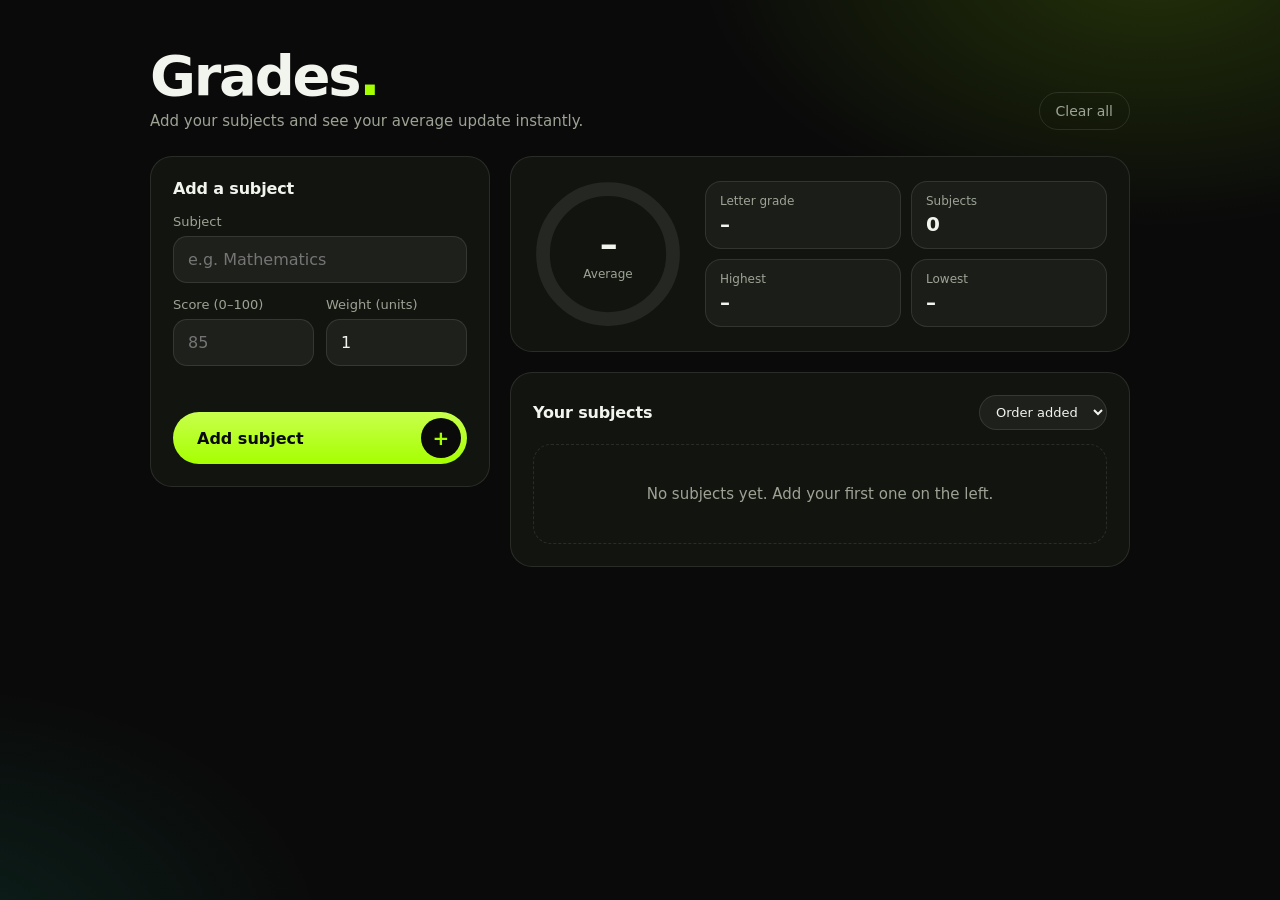
<file: Grades/grades.html>
<!DOCTYPE html>
<html lang="en">
<head>
<meta charset="utf-8">
<meta name="viewport" content="width=device-width, initial-scale=1, viewport-fit=cover">
<meta name="theme-color" content="#0a0a0a">
<title>Grades</title>
<style>
  :root {
    --bg: #0a0a0a;
    --card: #12150f;
    --line: rgba(255, 255, 255, .1);
    --text: #f2f4ee;
    --muted: #9da394;
    --lime: #a6ff00;
    --bad: #ff6b5e;
    --warn: #ffc247;
    --ok: #a6ff00;
    --r: 22px;
  }
  * { box-sizing: border-box; margin: 0; }
  html { color-scheme: dark; }
  body {
    min-height: 100vh; color: var(--text);
    font-family: "Outfit", system-ui, -apple-system, "Segoe UI", Roboto, Helvetica, Arial, sans-serif;
    background:
      radial-gradient(700px 420px at 90% -5%, rgba(166, 255, 0, .16), transparent 65%),
      radial-gradient(600px 400px at -5% 105%, rgba(31, 232, 180, .1), transparent 65%),
      var(--bg);
    padding: clamp(18px, 4vw, 48px) clamp(16px, 4vw, 40px) calc(40px + env(safe-area-inset-bottom, 0px));
    -webkit-font-smoothing: antialiased;
  }
  .app { max-width: 980px; margin: 0 auto; }
  header { display: flex; align-items: flex-end; justify-content: space-between; gap: 16px; margin-bottom: 26px; flex-wrap: wrap; }
  h1 { font-size: clamp(34px, 6vw, 56px); font-weight: 800; letter-spacing: -.04em; line-height: 1; }
  h1 span { color: var(--lime); }
  .sub { color: var(--muted); margin-top: 8px; font-size: 15px; }
  .ghost-btn {
    border: 1px solid var(--line); background: transparent; color: var(--muted);
    padding: 10px 16px; border-radius: 999px; font: inherit; font-size: 14px; cursor: pointer;
    transition: color .2s, border-color .2s;
  }
  .ghost-btn:hover { color: var(--bad); border-color: var(--bad); }

  .grid { display: grid; grid-template-columns: 340px minmax(0, 1fr); gap: 20px; align-items: start; }
  .panel { background: var(--card); border: 1px solid var(--line); border-radius: var(--r); padding: 22px; }
  .panel h2 { font-size: 16px; font-weight: 600; letter-spacing: -.01em; margin-bottom: 16px; }

  /* summary */
  .summary { display: grid; grid-template-columns: 150px 1fr; gap: 22px; align-items: center; margin-bottom: 20px; }
  .ring { position: relative; width: 150px; height: 150px; }
  .ring svg { width: 100%; height: 100%; transform: rotate(-90deg); }
  .ring circle { fill: none; stroke-width: 11; stroke-linecap: round; }
  .ring .track { stroke: rgba(255, 255, 255, .08); }
  .ring .bar { stroke: var(--lime); stroke-dasharray: 327; stroke-dashoffset: 327; transition: stroke-dashoffset .8s cubic-bezier(.2, .8, .2, 1), stroke .3s; }
  .ring-text { position: absolute; inset: 0; display: grid; place-content: center; text-align: center; }
  .ring-text b { font-size: 36px; font-weight: 800; letter-spacing: -.04em; line-height: 1; }
  .ring-text span { font-size: 12px; color: var(--muted); margin-top: 4px; }
  .stats { display: grid; grid-template-columns: 1fr 1fr; gap: 10px; }
  .stat { background: rgba(255, 255, 255, .04); border: 1px solid var(--line); border-radius: 16px; padding: 12px 14px; min-width: 0; }
  .stat small { display: block; color: var(--muted); font-size: 12px; margin-bottom: 4px; }
  .stat b { font-size: 20px; font-weight: 700; letter-spacing: -.02em; display: block; overflow: hidden; text-overflow: ellipsis; white-space: nowrap; }

  /* form */
  form { display: grid; gap: 14px; }
  label { display: grid; gap: 7px; font-size: 13px; color: var(--muted); }
  input {
    width: 100%; background: rgba(255, 255, 255, .05); border: 1px solid var(--line); color: var(--text);
    border-radius: 14px; padding: 13px 14px; font: inherit; font-size: 16px; outline: none;
    transition: border-color .2s, background .2s;
  }
  input:focus { border-color: var(--lime); background: rgba(166, 255, 0, .06); }
  input.bad { border-color: var(--bad); }
  .row { display: grid; grid-template-columns: 1fr 1fr; gap: 12px; }
  .btn {
    display: flex; align-items: center; justify-content: space-between; gap: 12px;
    border: 0; cursor: pointer; font: inherit; font-weight: 600; font-size: 16px; color: #0a0a0a;
    background: linear-gradient(180deg, #c8ff4d, #a6ff00); padding: 6px 6px 6px 24px; border-radius: 999px;
    transition: transform .25s, box-shadow .25s;
  }
  .btn:hover { transform: translateY(-2px); box-shadow: 0 10px 30px rgba(166, 255, 0, .25); }
  .btn i { width: 40px; height: 40px; border-radius: 50%; background: #0a0a0a; color: var(--lime); display: grid; place-items: center; font-style: normal; font-size: 20px; }
  .msg { min-height: 18px; font-size: 13px; color: var(--bad); }
  .cancel { display: none; background: none; border: 0; color: var(--muted); font: inherit; font-size: 13px; cursor: pointer; text-align: center; text-decoration: underline; text-underline-offset: 3px; }
  .editing .cancel { display: block; }

  /* list */
  .list { display: grid; gap: 10px; }
  .item {
    display: grid; grid-template-columns: 52px minmax(0, 1fr) auto; gap: 14px; align-items: center;
    background: rgba(255, 255, 255, .03); border: 1px solid var(--line); border-radius: 18px; padding: 12px 14px;
    animation: pop .35s cubic-bezier(.2, .8, .2, 1);
  }
  @keyframes pop { from { opacity: 0; transform: translateY(10px) scale(.98); } }
  .letter { width: 52px; height: 52px; border-radius: 16px; display: grid; place-items: center; font-weight: 800; font-size: 22px; background: rgba(166, 255, 0, .12); color: var(--lime); }
  .letter.warn { background: rgba(255, 194, 71, .12); color: var(--warn); }
  .letter.bad { background: rgba(255, 107, 94, .12); color: var(--bad); }
  .meta { min-width: 0; }
  .meta b { display: block; font-size: 17px; font-weight: 600; overflow: hidden; text-overflow: ellipsis; white-space: nowrap; }
  .meta small { color: var(--muted); font-size: 13px; }
  .barline { height: 5px; border-radius: 5px; background: rgba(255, 255, 255, .08); margin-top: 8px; overflow: hidden; }
  .barline i { display: block; height: 100%; border-radius: 5px; background: var(--lime); }
  .barline i.warn { background: var(--warn); }
  .barline i.bad { background: var(--bad); }
  .side { display: flex; align-items: center; gap: 6px; }
  .score { font-size: 22px; font-weight: 700; letter-spacing: -.03em; margin-right: 6px; }
  .icon-btn { width: 36px; height: 36px; border-radius: 50%; border: 1px solid var(--line); background: transparent; color: var(--muted); cursor: pointer; display: grid; place-items: center; transition: color .2s, border-color .2s, background .2s; }
  .icon-btn:hover { color: var(--lime); border-color: var(--lime); }
  .icon-btn.del:hover { color: var(--bad); border-color: var(--bad); }
  .icon-btn svg { width: 16px; height: 16px; }
  .empty { text-align: center; color: var(--muted); padding: 40px 10px; border: 1px dashed var(--line); border-radius: 18px; font-size: 15px; }
  .list-head { display: flex; justify-content: space-between; align-items: center; margin-bottom: 14px; gap: 10px; }
  .list-head h2 { margin: 0; }
  select { background: rgba(255, 255, 255, .05); border: 1px solid var(--line); color: var(--text); border-radius: 999px; padding: 8px 12px; font: inherit; font-size: 13px; outline: none; }
  select option { background: #12150f; }

  @media (max-width: 860px) {
    .grid { grid-template-columns: 1fr; }
  }
  @media (max-width: 480px) {
    .summary { grid-template-columns: 1fr; justify-items: center; }
    .stats { width: 100%; }
    .item { grid-template-columns: 46px minmax(0, 1fr) auto; gap: 10px; padding: 10px; }
    .letter { width: 46px; height: 46px; font-size: 19px; }
    .score { font-size: 19px; margin-right: 2px; }
    .icon-btn { width: 32px; height: 32px; }
  }
  @media (prefers-reduced-motion: reduce) { * { animation: none !important; transition: none !important; } }
</style>
</head>
<body>
<div class="app">
  <header>
    <div>
      <h1>Grades<span>.</span></h1>
      <p class="sub">Add your subjects and see your average update instantly.</p>
    </div>
    <button class="ghost-btn" id="clear" type="button">Clear all</button>
  </header>

  <div class="grid">
    <div>
      <section class="panel" id="formPanel">
        <h2 id="formTitle">Add a subject</h2>
        <form id="form" novalidate autocomplete="off">
          <label>Subject
            <input id="name" type="text" maxlength="40" placeholder="e.g. Mathematics">
          </label>
          <div class="row">
            <label>Score (0–100)
              <input id="score" type="number" inputmode="decimal" min="0" max="100" step="any" placeholder="85">
            </label>
            <label>Weight (units)
              <input id="weight" type="number" inputmode="decimal" min="0.5" max="20" step="any" value="1">
            </label>
          </div>
          <p class="msg" id="msg" role="alert"></p>
          <button class="btn" type="submit"><span id="btnText">Add subject</span><i aria-hidden="true">+</i></button>
          <button class="cancel" id="cancel" type="button">Cancel editing</button>
        </form>
      </section>
    </div>

    <div>
      <section class="panel summary" aria-live="polite">
        <div class="ring">
          <svg viewBox="0 0 120 120" aria-hidden="true">
            <circle class="track" cx="60" cy="60" r="52"></circle>
            <circle class="bar" id="bar" cx="60" cy="60" r="52"></circle>
          </svg>
          <div class="ring-text"><b id="avg">–</b><span id="avgLabel">Average</span></div>
        </div>
        <div class="stats">
          <div class="stat"><small>Letter grade</small><b id="letter">–</b></div>
          <div class="stat"><small>Subjects</small><b id="count">0</b></div>
          <div class="stat"><small>Highest</small><b id="high">–</b></div>
          <div class="stat"><small>Lowest</small><b id="low">–</b></div>
        </div>
      </section>

      <section class="panel" style="margin-top:20px">
        <div class="list-head">
          <h2>Your subjects</h2>
          <select id="sort" aria-label="Sort subjects">
            <option value="added">Order added</option>
            <option value="high">Highest first</option>
            <option value="low">Lowest first</option>
            <option value="name">A to Z</option>
          </select>
        </div>
        <div class="list" id="list"></div>
      </section>
    </div>
  </div>
</div>

<script>
(function () {
  'use strict';
  var KEY = 'grades-app-v1';
  var items = [];
  var editId = null;

  var $ = function (id) { return document.getElementById(id); };
  var form = $('form'), nameEl = $('name'), scoreEl = $('score'), weightEl = $('weight');
  var msg = $('msg'), list = $('list'), sortEl = $('sort');

  function load() {
    try {
      var raw = localStorage.getItem(KEY);
      var data = raw ? JSON.parse(raw) : [];
      if (Array.isArray(data)) items = data.filter(function (x) {
        return x && typeof x.name === 'string' && isFinite(x.score) && isFinite(x.weight);
      });
    } catch (e) { items = []; }
  }
  function save() {
    try { localStorage.setItem(KEY, JSON.stringify(items)); } catch (e) { /* storage unavailable */ }
  }

  function letterFor(s) { return s >= 90 ? 'A' : s >= 80 ? 'B' : s >= 70 ? 'C' : s >= 60 ? 'D' : 'F'; }
  function tone(s) { return s >= 75 ? '' : s >= 60 ? 'warn' : 'bad'; }
  function fmt(n) { return (Math.round(n * 10) / 10).toString(); }
  function uid() { return Date.now().toString(36) + Math.random().toString(36).slice(2, 7); }

  function flag(el, bad) { el.classList.toggle('bad', bad); }

  function resetForm() {
    editId = null;
    form.reset();
    weightEl.value = 1;
    $('formTitle').textContent = 'Add a subject';
    $('btnText').textContent = 'Add subject';
    $('formPanel').classList.remove('editing');
    msg.textContent = '';
    [nameEl, scoreEl, weightEl].forEach(function (el) { flag(el, false); });
  }

  form.addEventListener('submit', function (e) {
    e.preventDefault();
    var name = nameEl.value.trim();
    var score = parseFloat(scoreEl.value);
    var weight = parseFloat(weightEl.value);
    var badName = name.length < 1;
    var badScore = !isFinite(score) || score < 0 || score > 100;
    var badWeight = !isFinite(weight) || weight < 0.5 || weight > 20;
    flag(nameEl, badName); flag(scoreEl, badScore); flag(weightEl, badWeight);
    if (badName || badScore || badWeight) {
      msg.textContent = badName ? 'Please enter a subject name.'
        : badScore ? 'Score must be between 0 and 100.'
        : 'Weight must be between 0.5 and 20.';
      return;
    }
    if (editId) {
      items.forEach(function (it) { if (it.id === editId) { it.name = name; it.score = score; it.weight = weight; } });
    } else {
      items.push({ id: uid(), name: name, score: score, weight: weight });
    }
    save();
    resetForm();
    render();
    nameEl.focus();
  });

  $('cancel').addEventListener('click', resetForm);

  $('clear').addEventListener('click', function () {
    if (!items.length) return;
    if (window.confirm('Remove all subjects? This can’t be undone.')) {
      items = []; save(); resetForm(); render();
    }
  });

  sortEl.addEventListener('change', render);

  function icon(path) {
    var svg = document.createElementNS('http://www.w3.org/2000/svg', 'svg');
    svg.setAttribute('viewBox', '0 0 24 24');
    svg.setAttribute('fill', 'none');
    svg.setAttribute('stroke', 'currentColor');
    svg.setAttribute('stroke-width', '2');
    svg.setAttribute('stroke-linecap', 'round');
    svg.setAttribute('stroke-linejoin', 'round');
    svg.setAttribute('aria-hidden', 'true');
    var p = document.createElementNS('http://www.w3.org/2000/svg', 'path');
    p.setAttribute('d', path);
    svg.appendChild(p);
    return svg;
  }

  function iconButton(label, path, cls, fn) {
    var b = document.createElement('button');
    b.type = 'button';
    b.className = 'icon-btn' + (cls ? ' ' + cls : '');
    b.setAttribute('aria-label', label);
    b.appendChild(icon(path));
    b.addEventListener('click', fn);
    return b;
  }

  function startEdit(it) {
    editId = it.id;
    nameEl.value = it.name;
    scoreEl.value = it.score;
    weightEl.value = it.weight;
    $('formTitle').textContent = 'Edit subject';
    $('btnText').textContent = 'Save changes';
    $('formPanel').classList.add('editing');
    msg.textContent = '';
    nameEl.focus();
    $('formPanel').scrollIntoView({ behavior: 'smooth', block: 'center' });
  }

  function sorted() {
    var arr = items.slice();
    var mode = sortEl.value;
    if (mode === 'high') arr.sort(function (a, b) { return b.score - a.score; });
    else if (mode === 'low') arr.sort(function (a, b) { return a.score - b.score; });
    else if (mode === 'name') arr.sort(function (a, b) { return a.name.localeCompare(b.name); });
    return arr;
  }

  function render() {
    list.textContent = '';
    if (!items.length) {
      var empty = document.createElement('div');
      empty.className = 'empty';
      empty.textContent = 'No subjects yet. Add your first one on the left.';
      list.appendChild(empty);
    }
    sorted().forEach(function (it) {
      var row = document.createElement('div');
      row.className = 'item';

      var letter = document.createElement('div');
      letter.className = 'letter ' + tone(it.score);
      letter.textContent = letterFor(it.score);

      var meta = document.createElement('div');
      meta.className = 'meta';
      var b = document.createElement('b');
      b.textContent = it.name;
      var small = document.createElement('small');
      small.textContent = 'Weight ' + fmt(it.weight) + (it.weight === 1 ? ' unit' : ' units');
      var line = document.createElement('div');
      line.className = 'barline';
      var fill = document.createElement('i');
      fill.className = tone(it.score);
      fill.style.width = Math.max(2, Math.min(100, it.score)) + '%';
      line.appendChild(fill);
      meta.appendChild(b); meta.appendChild(small); meta.appendChild(line);

      var side = document.createElement('div');
      side.className = 'side';
      var score = document.createElement('span');
      score.className = 'score';
      score.textContent = fmt(it.score);
      side.appendChild(score);
      side.appendChild(iconButton('Edit ' + it.name, 'M12 20h9M16.5 3.5a2.1 2.1 0 013 3L7 19l-4 1 1-4z', '', function () { startEdit(it); }));
      side.appendChild(iconButton('Delete ' + it.name, 'M3 6h18M8 6V4h8v2M6 6l1 14h10l1-14', 'del', function () {
        items = items.filter(function (x) { return x.id !== it.id; });
        if (editId === it.id) resetForm();
        save(); render();
      }));

      row.appendChild(letter); row.appendChild(meta); row.appendChild(side);
      list.appendChild(row);
    });
    summary();
  }

  function summary() {
    var bar = $('bar');
    $('count').textContent = items.length;
    if (!items.length) {
      $('avg').textContent = '–';
      $('letter').textContent = '–';
      $('high').textContent = '–';
      $('low').textContent = '–';
      bar.style.strokeDashoffset = 327;
      return;
    }
    var totalW = 0, total = 0, hi = items[0], lo = items[0];
    items.forEach(function (it) {
      totalW += it.weight; total += it.score * it.weight;
      if (it.score > hi.score) hi = it; if (it.score < lo.score) lo = it;
    });
    var avg = total / totalW;
    $('avg').textContent = fmt(avg);
    $('letter').textContent = letterFor(avg);
    $('high').textContent = hi.name + ' · ' + fmt(hi.score);
    $('low').textContent = lo.name + ' · ' + fmt(lo.score);
    bar.style.strokeDashoffset = 327 * (1 - Math.max(0, Math.min(100, avg)) / 100);
    bar.style.stroke = avg >= 75 ? '#a6ff00' : avg >= 60 ? '#ffc247' : '#ff6b5e';
  }

  load();
  render();
})();
</script>
</body>
</html>
</file>
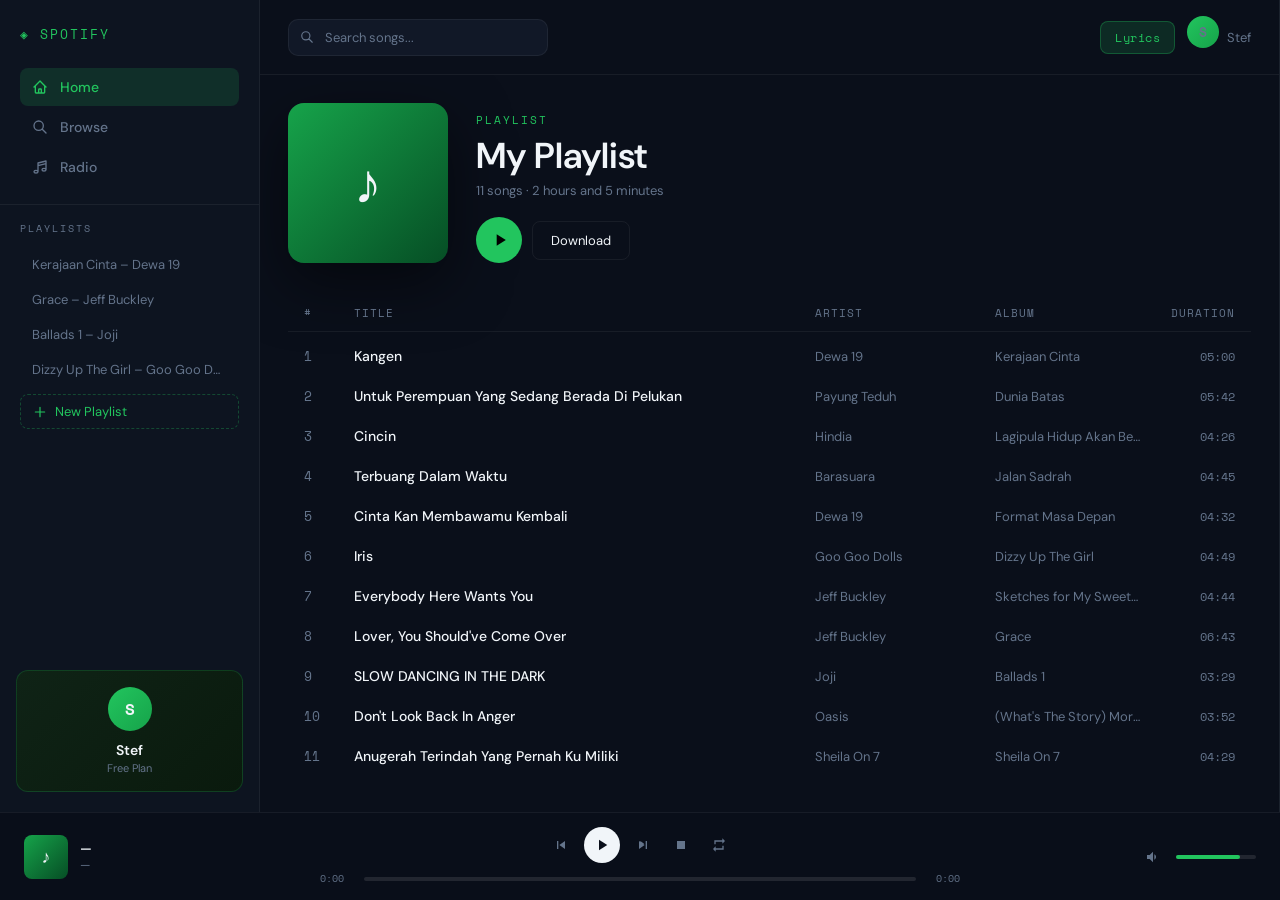
<file: Music player/spotify.html>
<!DOCTYPE html>
<html lang="id">
<head>
    <meta charset="UTF-8">
    <meta name="viewport" content="width=device-width, initial-scale=1.0">
    <title>Spotify Clone</title>
    <link href="https://fonts.googleapis.com/css2?family=Space+Mono:wght@400;700&family=DM+Sans:wght@300;400;500;600&display=swap" rel="stylesheet">
    <style>
        :root {
            --bg: #0a0f1a;
            --sidebar-bg: #0d1420;
            --card: #111827;
            --card-hover: #1a2436;
            --green: #22c55e;
            --green-dim: #16a34a;
            --green-glow: rgba(34,197,94,0.15);
            --text: #f1f5f9;
            --muted: #64748b;
            --border: rgba(255,255,255,0.06);
            --player-bg: rgba(10,15,26,0.97);
            --sidebar-w: 260px;
        }

        * { margin: 0; padding: 0; box-sizing: border-box; }

        body {
            background: var(--bg);
            color: var(--text);
            font-family: 'DM Sans', sans-serif;
            height: 100vh;
            overflow: hidden;
            display: flex;
            flex-direction: column;
        }

        .app {
            display: flex;
            flex: 1;
            overflow: hidden;
            padding-bottom: 88px;
        }

        .sidebar {
            width: var(--sidebar-w);
            background: var(--sidebar-bg);
            display: flex;
            flex-direction: column;
            flex-shrink: 0;
            border-right: 1px solid var(--border);
            overflow-y: auto;
            transition: transform 0.3s ease, width 0.3s ease;
        }

        .sidebar::-webkit-scrollbar { display: none; }

        .sidebar-top {
            padding: 24px 20px 16px;
            border-bottom: 1px solid var(--border);
        }

        .logo {
            font-family: 'Space Mono', monospace;
            font-size: 13px;
            color: var(--green);
            letter-spacing: 2px;
            text-transform: uppercase;
            margin-bottom: 24px;
        }

        .nav-item {
            display: flex;
            align-items: center;
            gap: 12px;
            padding: 10px 12px;
            border-radius: 8px;
            cursor: pointer;
            font-size: 14px;
            font-weight: 500;
            color: var(--muted);
            transition: all 0.2s;
            margin-bottom: 2px;
        }

        .nav-item:hover, .nav-item.active {
            background: var(--green-glow);
            color: var(--green);
        }

        .nav-item svg { width: 16px; height: 16px; flex-shrink: 0; }

        .sidebar-section {
            padding: 16px 20px;
            flex: 1;
        }

        .section-label {
            font-family: 'Space Mono', monospace;
            font-size: 10px;
            letter-spacing: 2px;
            color: var(--muted);
            text-transform: uppercase;
            margin-bottom: 12px;
        }

        .pl-item {
            padding: 8px 12px;
            border-radius: 8px;
            font-size: 13px;
            color: var(--muted);
            cursor: pointer;
            transition: all 0.2s;
            white-space: nowrap;
            overflow: hidden;
            text-overflow: ellipsis;
            margin-bottom: 2px;
        }

        .pl-item:hover { background: var(--green-glow); color: var(--text); }

        .new-pl {
            display: flex;
            align-items: center;
            gap: 8px;
            padding: 8px 12px;
            border-radius: 8px;
            font-size: 13px;
            color: var(--green);
            cursor: pointer;
            transition: all 0.2s;
            margin-top: 8px;
            border: 1px dashed rgba(34,197,94,0.3);
        }
        .new-pl:hover { background: var(--green-glow); }

        .user-card {
            margin: 12px 16px 20px;
            background: linear-gradient(135deg, #0f2316 0%, #0a1a0d 100%);
            border: 1px solid rgba(34,197,94,0.2);
            border-radius: 12px;
            padding: 16px;
            text-align: center;
        }

        .avatar-circle {
            width: 44px;
            height: 44px;
            background: linear-gradient(135deg, var(--green), var(--green-dim));
            border-radius: 50%;
            display: flex;
            align-items: center;
            justify-content: center;
            font-family: 'Space Mono', monospace;
            font-weight: 700;
            font-size: 16px;
            margin: 0 auto 10px;
        }

        .user-name { font-size: 14px; font-weight: 600; margin-bottom: 2px; }
        .user-sub { font-size: 11px; color: var(--muted); }

        .main {
            flex: 1;
            display: flex;
            flex-direction: column;
            overflow: hidden;
            background: var(--bg);
        }

        .topbar {
            display: flex;
            align-items: center;
            justify-content: space-between;
            padding: 16px 28px;
            border-bottom: 1px solid var(--border);
            gap: 16px;
            flex-shrink: 0;
        }

        .topbar-left { display: flex; align-items: center; gap: 12px; }

        .hamburger {
            display: none;
            background: none;
            border: none;
            color: var(--text);
            cursor: pointer;
            padding: 6px;
            border-radius: 6px;
        }
        .hamburger:hover { background: var(--card); }
        .hamburger svg { width: 20px; height: 20px; }

        .search-wrap {
            position: relative;
        }
        .search-wrap svg {
            position: absolute;
            left: 12px;
            top: 50%;
            transform: translateY(-50%);
            width: 14px;
            height: 14px;
            color: var(--muted);
        }
        .search {
            background: var(--card);
            border: 1px solid var(--border);
            border-radius: 10px;
            padding: 9px 16px 9px 36px;
            color: var(--text);
            font-size: 13px;
            font-family: 'DM Sans', sans-serif;
            width: 260px;
            outline: none;
            transition: border-color 0.2s;
        }
        .search:focus { border-color: rgba(34,197,94,0.4); }
        .search::placeholder { color: var(--muted); }

        .topbar-right { display: flex; align-items: center; gap: 12px; }

        .lyrics-btn {
            background: var(--green-glow);
            border: 1px solid rgba(34,197,94,0.3);
            color: var(--green);
            border-radius: 8px;
            padding: 7px 14px;
            font-size: 12px;
            font-family: 'Space Mono', monospace;
            cursor: pointer;
            transition: all 0.2s;
            letter-spacing: 0.5px;
        }
        .lyrics-btn:hover { background: rgba(34,197,94,0.25); }

        .content {
            flex: 1;
            overflow-y: auto;
            padding: 28px;
        }
        .content::-webkit-scrollbar { width: 4px; }
        .content::-webkit-scrollbar-track { background: transparent; }
        .content::-webkit-scrollbar-thumb { background: var(--border); border-radius: 2px; }

        .pl-header {
            display: flex;
            gap: 28px;
            align-items: flex-end;
            margin-bottom: 32px;
        }

        .cover-art {
            width: 160px;
            height: 160px;
            background: linear-gradient(135deg, #16a34a 0%, #064e25 100%);
            border-radius: 16px;
            display: flex;
            align-items: center;
            justify-content: center;
            font-size: 56px;
            flex-shrink: 0;
            box-shadow: 0 20px 60px rgba(0,0,0,0.5);
        }

        .pl-meta { flex: 1; min-width: 0; }
        .pl-type { font-size: 11px; font-family: 'Space Mono', monospace; color: var(--green); letter-spacing: 2px; text-transform: uppercase; margin-bottom: 8px; }
        .pl-title { font-size: 36px; font-weight: 600; margin-bottom: 6px; line-height: 1.1; }
        .pl-desc { font-size: 13px; color: var(--muted); margin-bottom: 18px; }

        .pl-actions { display: flex; gap: 10px; align-items: center; }

        .play-all {
            background: var(--green);
            color: #000;
            border: none;
            border-radius: 50%;
            width: 46px;
            height: 46px;
            display: flex;
            align-items: center;
            justify-content: center;
            cursor: pointer;
            transition: all 0.2s;
        }
        .play-all:hover { transform: scale(1.08); background: #16a34a; }
        .play-all svg { width: 20px; height: 20px; margin-left: 2px; }

        .dl-btn {
            background: transparent;
            border: 1px solid var(--border);
            color: var(--text);
            border-radius: 8px;
            padding: 10px 18px;
            font-size: 13px;
            font-family: 'DM Sans', sans-serif;
            cursor: pointer;
            transition: all 0.2s;
        }
        .dl-btn:hover { border-color: rgba(34,197,94,0.4); color: var(--green); }

        .table-head {
            display: grid;
            grid-template-columns: 50px 1fr 180px 160px 80px;
            padding: 10px 16px;
            font-size: 11px;
            font-family: 'Space Mono', monospace;
            color: var(--muted);
            letter-spacing: 1px;
            text-transform: uppercase;
            border-bottom: 1px solid var(--border);
            margin-bottom: 4px;
        }

        .song-row {
            display: grid;
            grid-template-columns: 50px 1fr 180px 160px 80px;
            padding: 10px 16px;
            border-radius: 8px;
            cursor: pointer;
            align-items: center;
            transition: all 0.15s;
            position: relative;
        }

        .song-row:hover { background: var(--card-hover); }

        .song-row.playing {
            background: rgba(34,197,94,0.08);
        }

        .song-row.playing .row-num,
        .song-row.playing .row-title { color: var(--green); }

        .row-num {
            font-family: 'Space Mono', monospace;
            font-size: 13px;
            color: var(--muted);
        }

        .row-title {
            font-size: 14px;
            font-weight: 500;
            white-space: nowrap;
            overflow: hidden;
            text-overflow: ellipsis;
            padding-right: 12px;
        }

        .row-artist, .row-album {
            font-size: 13px;
            color: var(--muted);
            white-space: nowrap;
            overflow: hidden;
            text-overflow: ellipsis;
            padding-right: 12px;
        }

        .row-time {
            font-family: 'Space Mono', monospace;
            font-size: 12px;
            color: var(--muted);
            text-align: right;
        }

        /* LYRICS PANEL */
        .lyrics-panel {
            width: 0;
            flex-shrink: 0;
            background: var(--sidebar-bg);
            overflow: hidden;
            border-left: 1px solid var(--border);
            transition: width 0.3s ease;
            display: flex;
            flex-direction: column;
        }

        .lyrics-panel.show { width: 320px; }

        .lyrics-inner {
            padding: 24px 20px;
            overflow-y: auto;
            flex: 1;
        }

        .lyrics-inner::-webkit-scrollbar { display: none; }

        .lyrics-head {
            display: flex;
            justify-content: space-between;
            align-items: center;
            margin-bottom: 20px;
        }

        .lyrics-head h3 {
            font-family: 'Space Mono', monospace;
            font-size: 12px;
            letter-spacing: 2px;
            text-transform: uppercase;
            color: var(--green);
        }

        .close-btn {
            background: none;
            border: none;
            color: var(--muted);
            font-size: 20px;
            cursor: pointer;
            width: 28px;
            height: 28px;
            display: flex;
            align-items: center;
            justify-content: center;
            border-radius: 50%;
            transition: all 0.2s;
        }
        .close-btn:hover { background: var(--card); color: var(--text); }

        #lyrics {
            white-space: pre-line;
            line-height: 2;
            font-size: 13px;
            color: var(--muted);
        }

        /* ── PLAYER ── */
        .player {
            position: fixed;
            bottom: 0;
            left: 0;
            right: 0;
            height: 88px;
            background: var(--player-bg);
            backdrop-filter: blur(20px);
            border-top: 1px solid var(--border);
            display: grid;
            grid-template-columns: 280px 1fr 280px;
            align-items: center;
            padding: 0 24px;
            z-index: 1000;
            gap: 16px;
        }

        .now-playing {
            display: flex;
            align-items: center;
            gap: 12px;
            min-width: 0;
        }

        .now-thumb {
            width: 44px;
            height: 44px;
            background: linear-gradient(135deg, #16a34a, #064e25);
            border-radius: 8px;
            display: flex;
            align-items: center;
            justify-content: center;
            font-size: 18px;
            flex-shrink: 0;
        }

        .now-info { min-width: 0; }
        .now-title { font-size: 13px; font-weight: 600; white-space: nowrap; overflow: hidden; text-overflow: ellipsis; }
        .now-artist { font-size: 12px; color: var(--muted); }

        /* CENTER CONTROLS */
        .center-controls {
            display: flex;
            flex-direction: column;
            align-items: center;
            gap: 8px;
        }

        .ctrl-btns {
            display: flex;
            align-items: center;
            gap: 8px;
        }

        .ctrl-btn {
            background: transparent;
            border: none;
            color: var(--muted);
            cursor: pointer;
            padding: 7px;
            border-radius: 50%;
            display: flex;
            align-items: center;
            justify-content: center;
            transition: all 0.2s;
        }
        .ctrl-btn:hover { color: var(--text); background: var(--card); }
        .ctrl-btn svg { width: 16px; height: 16px; }

        .ctrl-btn.play-pause {
            background: var(--text);
            color: var(--bg);
            width: 36px;
            height: 36px;
        }
        .ctrl-btn.play-pause:hover { background: var(--green); transform: scale(1.05); }
        .ctrl-btn.play-pause svg { width: 18px; height: 18px; }

        .ctrl-btn.active { color: var(--green); }

        /* PROGRESS */
        .progress-wrap {
            display: flex;
            align-items: center;
            gap: 10px;
            width: 100%;
        }

        .time-label {
            font-family: 'Space Mono', monospace;
            font-size: 10px;
            color: var(--muted);
            white-space: nowrap;
            min-width: 34px;
        }

        .time-label.right { text-align: right; }

        .progress-track {
            flex: 1;
            height: 4px;
            background: rgba(255,255,255,0.1);
            border-radius: 2px;
            cursor: pointer;
            position: relative;
        }

        .progress-track:hover { height: 6px; }
        .progress-track:hover .progress-fill::after { opacity: 1; }

        .progress-fill {
            height: 100%;
            background: var(--green);
            border-radius: 2px;
            width: 0%;
            position: relative;
            transition: width 0.1s linear;
        }

        .progress-fill::after {
            content: '';
            position: absolute;
            right: -5px;
            top: 50%;
            transform: translateY(-50%);
            width: 10px;
            height: 10px;
            background: #fff;
            border-radius: 50%;
            opacity: 0;
            transition: opacity 0.2s;
        }

        /* RIGHT CONTROLS */
        .right-controls {
            display: flex;
            align-items: center;
            justify-content: flex-end;
            gap: 8px;
        }

        .vol-wrap {
            display: flex;
            align-items: center;
            gap: 8px;
        }

        .vol-track {
            width: 80px;
            height: 4px;
            background: rgba(255,255,255,0.1);
            border-radius: 2px;
            cursor: pointer;
            position: relative;
        }

        .vol-fill {
            height: 100%;
            background: var(--green);
            border-radius: 2px;
            width: 80%;
        }

        /* ── OVERLAY (mobile sidebar) ── */
        .overlay {
            display: none;
            position: fixed;
            inset: 0;
            background: rgba(0,0,0,0.6);
            z-index: 400;
        }

        /* ── RESPONSIVE ── */
        @media (max-width: 1100px) {
            .table-head,
            .song-row {
                grid-template-columns: 40px 1fr 140px 80px;
            }
            .row-album { display: none; }
        }

        @media (max-width: 820px) {
            .sidebar {
                position: fixed;
                top: 0;
                left: 0;
                height: 100%;
                z-index: 500;
                transform: translateX(-100%);
            }

            .sidebar.open { transform: translateX(0); }
            .overlay.show { display: block; }

            .hamburger { display: flex; }

            .lyrics-panel.show { width: 280px; }

            .player {
                grid-template-columns: 1fr;
                height: auto;
                padding: 10px 16px 12px;
                gap: 8px;
            }

            .now-playing { display: none; }
            .right-controls { display: none; }

            .center-controls { width: 100%; }

            .pl-header { flex-direction: column; align-items: flex-start; gap: 16px; }
            .cover-art { width: 120px; height: 120px; font-size: 40px; }
            .pl-title { font-size: 26px; }

            .table-head { display: none; }
            .song-row {
                grid-template-columns: 1fr 60px;
                gap: 2px;
            }
            .row-num { display: none; }
            .row-artist { display: none; }
            .row-album { display: none; }
            .row-title { grid-column: 1; }
            .row-time { grid-column: 2; grid-row: 1; }

            .search { width: 180px; }
            .content { padding: 16px; }
            .topbar { padding: 12px 16px; }
        }

        @media (max-width: 480px) {
            .search { width: 140px; }
            .lyrics-panel.show { position: fixed; right: 0; top: 0; height: 100%; z-index: 600; width: 100% !important; }
        }

        audio { display: none; }
    </style>
</head>
<body>

<!-- utk mobile -->
<div class="overlay" id="overlay" onclick="closeSidebar()"></div>

<div class="app">

    
    <aside class="sidebar" id="sidebar">
        <div class="sidebar-top">
            <div class="logo">◈ Spotify</div>
            <div class="nav-item active">
                <svg fill="none" stroke="currentColor" viewBox="0 0 24 24"><path stroke-linecap="round" stroke-linejoin="round" stroke-width="2" d="M3 12l2-2m0 0l7-7 7 7M5 10v10a1 1 0 001 1h3m10-11l2 2m-2-2v10a1 1 0 01-1 1h-3m-6 0a1 1 0 001-1v-4a1 1 0 011-1h2a1 1 0 011 1v4a1 1 0 001 1m-6 0h6"/></svg>
                Home
            </div>
            <div class="nav-item">
                <svg fill="none" stroke="currentColor" viewBox="0 0 24 24"><path stroke-linecap="round" stroke-linejoin="round" stroke-width="2" d="M21 21l-6-6m2-5a7 7 0 11-14 0 7 7 0 0114 0z"/></svg>
                Browse
            </div>
            <div class="nav-item">
                <svg fill="none" stroke="currentColor" viewBox="0 0 24 24"><path stroke-linecap="round" stroke-linejoin="round" stroke-width="2" d="M9 19V6l12-3v13M9 19c0 1.105-1.343 2-3 2s-3-.895-3-2 1.343-2 3-2 3 .895 3 2zm12-3c0 1.105-1.343 2-3 2s-3-.895-3-2 1.343-2 3-2 3 .895 3 2zM9 10l12-3"/></svg>
                Radio
            </div>
        </div>

        <div class="sidebar-section">
            <div class="section-label">Playlists</div>
            <div class="pl-item">Kerajaan Cinta – Dewa 19</div>
            <div class="pl-item">Grace – Jeff Buckley</div>
            <div class="pl-item">Ballads 1 – Joji</div>
            <div class="pl-item">Dizzy Up The Girl – Goo Goo Dolls</div>
            <div class="new-pl">
                <svg fill="none" stroke="currentColor" viewBox="0 0 24 24" width="14" height="14"><path stroke-linecap="round" stroke-linejoin="round" stroke-width="2" d="M12 4v16m8-8H4"/></svg>
                New Playlist
            </div>
        </div>

        <div class="user-card">
            <div class="avatar-circle">S</div>
            <div class="user-name">Stef</div>
            <div class="user-sub">Free Plan</div>
        </div>
    </aside>

    <main class="main">
        <div class="topbar">
            <div class="topbar-left">
                <button class="hamburger" onclick="toggleSidebar()" aria-label="Menu">
                    <svg fill="none" stroke="currentColor" viewBox="0 0 24 24"><path stroke-linecap="round" stroke-linejoin="round" stroke-width="2" d="M4 6h16M4 12h16M4 18h16"/></svg>
                </button>
                <div class="search-wrap">
                    <svg fill="none" stroke="currentColor" viewBox="0 0 24 24"><path stroke-linecap="round" stroke-linejoin="round" stroke-width="2" d="M21 21l-6-6m2-5a7 7 0 11-14 0 7 7 0 0114 0z"/></svg>
                    <input class="search" type="text" placeholder="Search songs...">
                </div>
            </div>
            <div class="topbar-right">
                <button class="lyrics-btn" onclick="toggleLyrics()">Lyrics</button>
                <div style="display:flex;align-items:center;gap:8px;font-size:13px;color:var(--muted)">
                    <div class="avatar-circle" style="width:32px;height:32px;font-size:13px;">S</div>
                    Stef
                </div>
            </div>
        </div>

        <!-- CONTENT -->
        <div class="content">
            <div class="pl-header">
                <div class="cover-art">♪</div>
                <div class="pl-meta">
                    <div class="pl-type">Playlist</div>
                    <div class="pl-title" id="pl-name">My Playlist</div>
                    <div class="pl-desc" id="pl-desc">11 songs · 2 hours and 5 minutes</div>
                    <div class="pl-actions">
                        <button class="play-all" onclick="playSong(0)">
                            <svg fill="currentColor" viewBox="0 0 24 24"><path d="M8 5v14l11-7z"/></svg>
                        </button>
                        <button class="dl-btn">Download</button>
                    </div>
                </div>
            </div>

            <!-- TABLE -->
            <div class="table-head">
                <div>#</div>
                <div>Title</div>
                <div>Artist</div>
                <div>Album</div>
                <div style="text-align:right">Duration</div>
            </div>

            <div id="song-list"></div>
        </div>
    </main>

    <!-- LYRICS PANEL -->
    <div class="lyrics-panel" id="lyricsPanel">
        <div class="lyrics-inner">
            <div class="lyrics-head">
                <h3>Lyrics</h3>
                <button class="close-btn" onclick="toggleLyrics()">×</button>
            </div>
            <div id="lyrics">Select a song to view lyrics</div>
        </div>
    </div>
</div>

<!-- PLAYER -->
<div class="player">
    <!-- NOW PLAYING -->
    <div class="now-playing">
        <div class="now-thumb">♪</div>
        <div class="now-info">
            <div class="now-title" id="currentTitle">—</div>
            <div class="now-artist" id="currentArtist">—</div>
        </div>
    </div>

    
    <div class="center-controls">
        <div class="ctrl-btns">
            
            <button class="ctrl-btn" onclick="prevSong()" title="Previous">
                <svg fill="currentColor" viewBox="0 0 24 24"><path d="M6 6h2v12H6zm3.5 6l8.5 6V6z"/></svg>
            </button>
            
            <button class="ctrl-btn play-pause" onclick="togglePlay()" id="playBtn" title="Play">
                <svg id="playIcon" fill="currentColor" viewBox="0 0 24 24"><path d="M8 5v14l11-7z"/></svg>
            </button>
            
            <button class="ctrl-btn" onclick="nextSong()" title="Next">
                <svg fill="currentColor" viewBox="0 0 24 24"><path d="M6 18l8.5-6L6 6v12zm2-12v8.14l5.68-4.07L8 6z"/><path d="M16 6h2v12h-2z"/></svg>
            </button>
            
            <button class="ctrl-btn" onclick="stopSong()" title="Stop">
                <svg fill="currentColor" viewBox="0 0 24 24"><path d="M6 6h12v12H6z"/></svg>
            </button>
            
            <button class="ctrl-btn" onclick="toggleRepeat()" id="repeatBtn" title="Repeat">
                <svg fill="currentColor" viewBox="0 0 24 24"><path d="M7 7h10v3l4-4-4-4v3H5v6h2V7zm10 10H7v-3l-4 4 4 4v-3h12v-6h-2v4z"/></svg>
            </button>
        </div>

        
        <div class="progress-wrap">
            <span class="time-label" id="currentTime">0:00</span>
            <div class="progress-track" id="progressTrack" onclick="seekTo(event)">
                <div class="progress-fill" id="progress"></div>
            </div>
            <span class="time-label right" id="duration">0:00</span>
        </div>
    </div>

    
    <div class="right-controls">
        <button class="ctrl-btn" title="Volume">
            <svg fill="currentColor" viewBox="0 0 24 24"><path d="M3 9v6h4l5 5V4L7 9H3zm13.5 3c0-1.77-1.02-3.29-2.5-4.03v8.05c1.48-.73 2.5-2.25 2.5-4.02z"/></svg>
        </button>
        <div class="vol-wrap">
            <div class="vol-track" onclick="setVolume(event)" id="volTrack">
                <div class="vol-fill" id="volFill"></div>
            </div>
        </div>
    </div>
</div>

<audio id="audio"></audio>

<script>
    const audio = document.getElementById('audio');
    let currentSong = -1;
    let isPlaying = false;
    let repeatMode = false;
    let progressInterval;

    const songs = [
        { src:"Kangen_-_Dewa_19_(Lirik_Lagu)_[_YouConvert.net_].mp3", name:"Kangen", singer:"Dewa 19", time:"05:00", album:"Kerajaan Cinta", words:"Kutrima suratmu\nTlah kubaca dan aku mengerti\nBetapa merindunya dirimu akan hadirnya diriku\nDidalam hari-harimu\nBersama lagi\n\nKau tanyakan padaku\nKapan aku akan kembali lagi\nKatamu kau tak kuasa\nMelawan gejolak didalam dada\nYang membara menahan rasa\nPertemuan kita nanti\nSaat bersama dirimu\n\nSemua kata rindumu\nSemakin membuatku tak berdaya\nMenahan rasa ingin jumpa\nPercayalah padaku akupun rindu kamu\nKu akan pulang melepas semua kerinduan\nYang terpendam\n\nKau tuliskan padaku\nKata cinta\nYang manis dalam suratmu\nKau katakan padaku\nSaat ini\nKuingin hangat pelukmu\nDan belai lembut kasihmu\nTakkan kulupa slamanya\nSaat kau ada di sisiku\n\nSemua kata rindumu\nSemakin membuatku tak berdaya\nMenahan rasa ingin jumpa\nPercayalah padaku akupun rindu kamu\nKu akan pulang melepas semua kerinduan\nYang terpendam" },
        { src:"Untuk Perempuan Yang Sedang Di Pelukan - Payung Teduh.mp3", name:"Untuk Perempuan Yang Sedang Berada Di Pelukan", singer:"Payung Teduh", time:"05:42", album:"Dunia Batas", words:"Melihat tawamu\nMendengar senandungmu\nTerlihat jelas di mataku\nWarna-warna indahmu\n\nMenatap langkahmu\nMeratapi kisah hidupmu\nTerlihat jelas bahwa hatimu\nAnugerah terindah yang pernah kumiliki" },
        { src:"Hindia_-_Cincin_Lirik_Lagu_[_YouConvert.net_].mp3", name:"Cincin", singer:"Hindia", time:"04:26", album:"Lagipula Hidup Akan Berakhir", words:"Kau bermasalah jiwa\nAku pun rada gila\nJodoh akal-akalan neraka, kita bersama\nKau langganan menangis\nLakimu muntah-muntah\n\nTerkadang rasanya leher terbakar hingga pagi\nSeperti aku hidup berpasangan dengan api\n\nTapi sebelumnya\nSejuta sayang untukmu, cinta\nKarena aku pun bola panas juga" },
        { src:"Iframe Barasuara - Terbuang Dalam Waktu (Official Lyric Video) [xCchJ0ujd0o] (1).mp3", name:"Terbuang Dalam Waktu", singer:"Barasuara", time:"04:45", album:"Jalan Sadrah", words:"Teringat seru suaramu\nMenepis keraguan\nNamun dewasa mengubah\nCara pandang dan keikhlasan\n\nAngan tenggelam dalam kabut dan amarah\nLuka terkuak dan menggebu tanpa arah\nTangis yang terbendung\nTerbuang dalam waktu\nYang meluruh" },
        { src:"cinta kan membawamu kembali.mp3", name:"Cinta Kan Membawamu Kembali", singer:"Dewa 19", time:"04:32", album:"Format Masa Depan", words:"Tiba saat mengerti\nJerit suara hati\nLetih meski mencoba\nMenaklukkan\n\nCinta 'kan membawamu kembali di sini\nMenuai rindu, membasuh perih\nBawa serta dirimu, dirimu yang dulu\nMencintaiku apa adanya" },
        { src:"Iframe Goo Goo Dolls - Iris (Lyrics) [nYrEL9ecAWA].mp3", name:"Iris", singer:"Goo Goo Dolls", time:"04:49", album:"Dizzy Up The Girl", words:"And I'd give up forever to touch you\n'Cause I know that you feel me somehow\nYou're the closest to heaven that I'll ever be\nAnd I don't wanna go home right now\n\nAnd I don't want the world to see me\n'Cause I don't think that they'd understand\nWhen everything's made to be broken\nI just want you to know who I am" },
        { src:"Iframe Everybody Here Wants You [F7MeTbNKHhM].mp3", name:"Everybody Here Wants You", singer:"Jeff Buckley", time:"04:44", album:"Sketches for My Sweetheart", words:"Twenty-nine pearls in your kiss\nA singing smile\nCoffee smell and lilac skin\nYour flame in me\n\nI know everybody here wants you\nI know everybody here thinks he needs you\nI'll be waiting right here just to show you\nHow our love will blow it all away" },
        { src:"tuff.mp3", name:"Lover, You Should've Come Over", singer:"Jeff Buckley", time:"06:43", album:"Grace", words:"Looking out the door I see the rain fall upon the funeral mourners\nMaybe I'm too young to keep good love from going wrong\nBut tonight you're on my mind so you never know\n\nOh lover, you should've come over\n'Cause it's not too late\n\nIt's never over\nMy kingdom for a kiss upon her shoulder" },
        { src:"slow dancing in the dark.mp3", name:"SLOW DANCING IN THE DARK", singer:"Joji", time:"03:29", album:"Ballads 1", words:"I don't want a friend\nI want my life in two\nWaiting for you\n\nWhen I'm around slow dancing in the dark\nDon't follow me, you'll end up in my arms\n\nGive me reasons we should be complete\nYou should be with him, I can't compete\nI don't wanna slow dance in the dark" },
        { src:"Iframe Oasis - Don't Look Back In Anger (Lyrics) [ccJzB-N75W8].mp3", name:"Don't Look Back In Anger", singer:"Oasis", time:"03:52", album:"(What's The Story) Morning Glory", words:"Slip inside the eye of your mind\nDon't you know you might find\nA better place to play?\n\nSo, Sally can wait\nShe knows it's too late as we're walking on by\nHer soul slides away\nBut don't look back in anger, I heard you say" },
        { src:"Sheila On 7 - Anugerah Terindah Yang Pernah Kumiliki (Official Audio).mp3", name:"Anugerah Terindah Yang Pernah Ku Miliki", singer:"Sheila On 7", time:"04:29", album:"Sheila On 7", words:"Melihat tawamu\nMendengar senandungmu\nTerlihat jelas di mataku\nWarna-warna indahmu\n\nAnugerah terindah yang pernah kumiliki\n\nBelai lembut jarimu\nSejuk tatap wajahmu\nHangat peluk janjimu\nAnugerah terindah yang pernah kumiliki" }
    ];

    const songList = document.getElementById('song-list');
    songs.forEach((s, i) => {
        const row = document.createElement('div');
        row.className = 'song-row';
        row.id = 'row-' + i;
        row.onclick = () => playSong(i);
        row.innerHTML = `
            <div class="row-num">${i + 1}</div>
            <div class="row-title">${s.name}</div>
            <div class="row-artist">${s.singer}</div>
            <div class="row-album">${s.album}</div>
            <div class="row-time">${s.time}</div>
        `;
        songList.appendChild(row);
    });

    function playSong(index) {
        currentSong = index;
        const s = songs[index];

        document.getElementById('pl-name').textContent = s.name;
        document.getElementById('pl-desc').textContent = `${s.singer} · ${s.album}`;
        document.getElementById('currentTitle').textContent = s.name;
        document.getElementById('currentArtist').textContent = s.singer;
        document.getElementById('lyrics').textContent = s.words;

        document.querySelectorAll('.song-row').forEach(r => r.classList.remove('playing'));
        document.getElementById('row-' + index).classList.add('playing');

        audio.src = s.src;
        audio.load();
        audio.play();
        isPlaying = true;
        updatePlayIcon();
        startProgress();

        audio.onloadedmetadata = () => {
            document.getElementById('duration').textContent = formatTime(audio.duration);
        };
    }

    function togglePlay() {
        if (currentSong === -1) { playSong(0); return; }
        if (isPlaying) {
            audio.pause();
            clearInterval(progressInterval);
        } else {
            audio.play();
            startProgress();
        }
        isPlaying = !isPlaying;
        updatePlayIcon();
    }

    function updatePlayIcon() {
        const icon = document.getElementById('playIcon');
        if (isPlaying) {
            icon.innerHTML = '<path d="M6 19h4V5H6v14zm8-14v14h4V5h-4z"/>';
        } else {
            icon.innerHTML = '<path d="M8 5v14l11-7z"/>';
        }
    }

    function stopSong() {
        audio.pause();
        audio.currentTime = 0;
        isPlaying = false;
        clearInterval(progressInterval);
        document.getElementById('progress').style.width = '0%';
        document.getElementById('currentTime').textContent = '0:00';
        document.querySelectorAll('.song-row').forEach(r => r.classList.remove('playing'));
        updatePlayIcon();
    }

    function prevSong() {
        playSong(currentSong > 0 ? currentSong - 1 : songs.length - 1);
    }

    function nextSong() {
        playSong(currentSong < songs.length - 1 ? currentSong + 1 : 0);
    }

    function toggleRepeat() {
        repeatMode = !repeatMode;
        document.getElementById('repeatBtn').classList.toggle('active', repeatMode);
    }

    function toggleLyrics() {
        document.getElementById('lyricsPanel').classList.toggle('show');
    }

    function seekTo(e) {
        const track = document.getElementById('progressTrack');
        const rect = track.getBoundingClientRect();
        const percent = Math.min(Math.max((e.clientX - rect.left) / rect.width, 0), 1);
        if (audio.duration) audio.currentTime = percent * audio.duration;
        document.getElementById('progress').style.width = (percent * 100) + '%';
    }

    function setVolume(e) {
        const track = document.getElementById('volTrack');
        const rect = track.getBoundingClientRect();
        const percent = Math.min(Math.max((e.clientX - rect.left) / rect.width, 0), 1);
        audio.volume = percent;
        document.getElementById('volFill').style.width = (percent * 100) + '%';
    }

    function formatTime(s) {
        if (!s || isNaN(s)) return '0:00';
        const m = Math.floor(s / 60);
        const sec = Math.floor(s % 60);
        return m + ':' + (sec < 10 ? '0' : '') + sec;
    }

    function startProgress() {
        clearInterval(progressInterval);
        progressInterval = setInterval(() => {
            if (audio.duration) {
                const pct = (audio.currentTime / audio.duration) * 100;
                document.getElementById('progress').style.width = pct + '%';
                document.getElementById('currentTime').textContent = formatTime(audio.currentTime);
                document.getElementById('duration').textContent = formatTime(audio.duration);

                if (audio.ended) {
                    clearInterval(progressInterval);
                    repeatMode ? playSong(currentSong) : nextSong();
                }
            }
        }, 300);
    }

    // Mobile sidebar
    function toggleSidebar() {
        document.getElementById('sidebar').classList.toggle('open');
        document.getElementById('overlay').classList.toggle('show');
    }

    function closeSidebar() {
        document.getElementById('sidebar').classList.remove('open');
        document.getElementById('overlay').classList.remove('show');
    }

    document.getElementById('volFill').style.width = '80%';
</script>
</body>
</html>
</file>
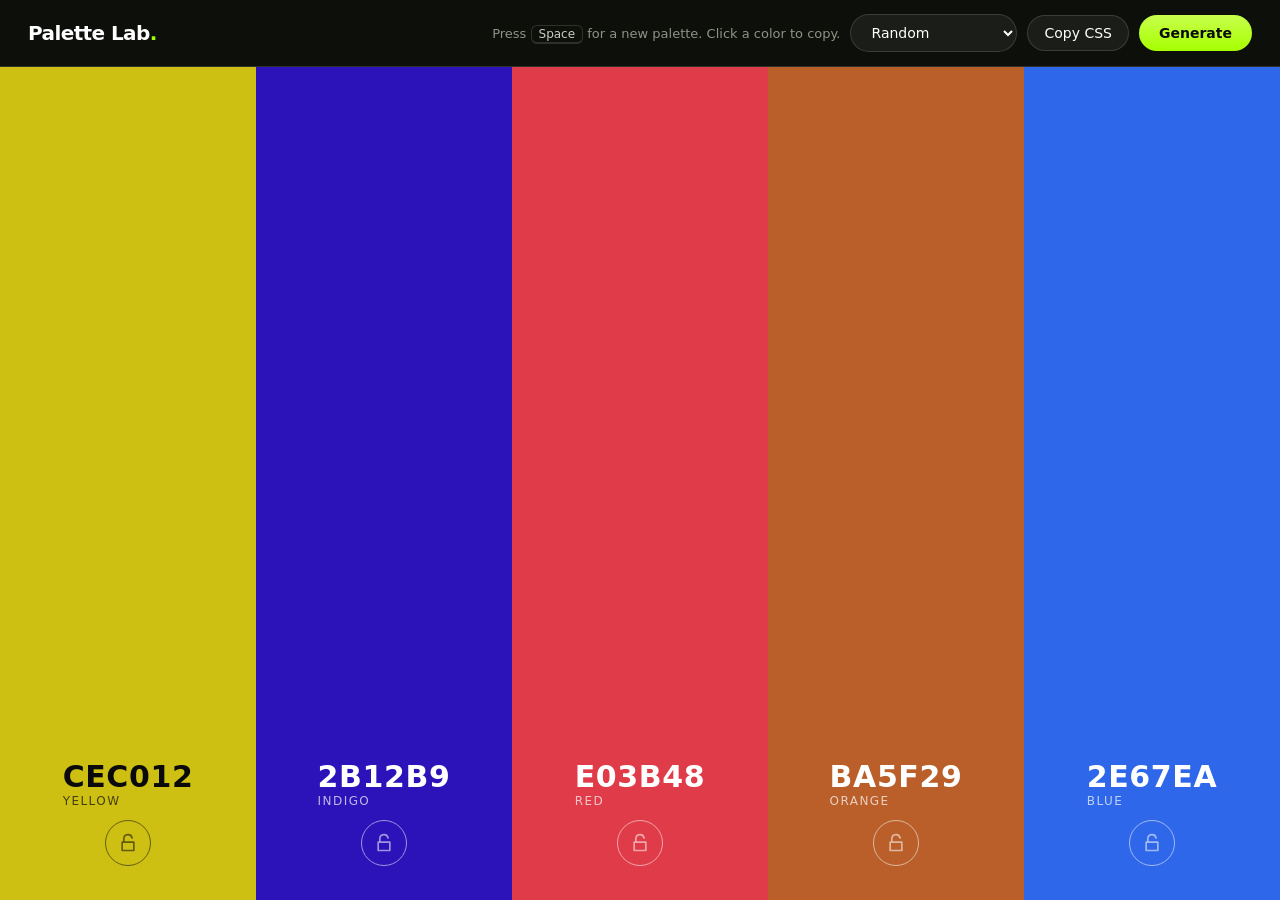
<file: Pallete lab/palette.html>
<!DOCTYPE html>
<html lang="en">
<head>
<meta charset="utf-8">
<meta name="viewport" content="width=device-width, initial-scale=1, viewport-fit=cover">
<meta name="theme-color" content="#0a0a0a">
<title>Palette Lab</title>
<style>
  :root { --ink: #0a0a0a; --lime: #a6ff00; --line: rgba(255, 255, 255, .14); }
  * { box-sizing: border-box; margin: 0; }
  html, body { height: 100%; }
  body {
    display: flex; flex-direction: column; background: var(--ink); color: #fff; overflow: hidden;
    font-family: "Outfit", system-ui, -apple-system, "Segoe UI", Roboto, Helvetica, Arial, sans-serif;
    -webkit-font-smoothing: antialiased;
  }
  .bar {
    display: flex; align-items: center; justify-content: space-between; gap: 12px; flex-wrap: wrap;
    padding: 14px clamp(14px, 3vw, 28px); padding-top: calc(14px + env(safe-area-inset-top, 0px));
    border-bottom: 1px solid var(--line); background: #0d0f0b;
  }
  .brand { font-size: 20px; font-weight: 800; letter-spacing: -.03em; }
  .brand span { color: var(--lime); }
  .tools { display: flex; align-items: center; gap: 10px; flex-wrap: wrap; }
  .hint { color: #8d9385; font-size: 13px; }
  kbd { border: 1px solid var(--line); border-bottom-width: 2px; border-radius: 6px; padding: 1px 7px; font: inherit; font-size: 12px; color: #c9cec0; }
  select, .pill {
    background: rgba(255, 255, 255, .06); color: #fff; border: 1px solid var(--line); border-radius: 999px;
    padding: 9px 16px; font: inherit; font-size: 14px; cursor: pointer; outline: none;
    transition: border-color .2s, background .2s;
  }
  select option { background: #12150f; }
  select:hover, .pill:hover, select:focus-visible, .pill:focus-visible { border-color: var(--lime); }
  .go {
    background: linear-gradient(180deg, #c8ff4d, #a6ff00); color: #0a0a0a; border: 0; font-weight: 700;
    padding: 10px 20px; border-radius: 999px; font: inherit; font-weight: 700; font-size: 14px; cursor: pointer;
    transition: transform .2s, box-shadow .2s;
  }
  .go:hover { transform: translateY(-2px); box-shadow: 0 8px 24px rgba(166, 255, 0, .28); }

  .swatches { flex: 1; display: flex; min-height: 0; }
  .sw {
    flex: 1; display: flex; flex-direction: column; align-items: center; justify-content: flex-end; gap: 12px;
    padding: 24px 10px calc(34px + env(safe-area-inset-bottom, 0px));
    transition: background-color .45s ease, flex-grow .35s ease; cursor: pointer; position: relative;
    -webkit-tap-highlight-color: transparent;
  }
  .sw:hover { flex-grow: 1.18; }
  .hex { font-size: clamp(18px, 2.4vw, 30px); font-weight: 700; letter-spacing: .02em; text-transform: uppercase; }
  .name { font-size: 12px; opacity: .7; letter-spacing: .12em; text-transform: uppercase; }
  .lock {
    width: 46px; height: 46px; border-radius: 50%; display: grid; place-items: center; cursor: pointer;
    background: transparent; border: 1.5px solid currentColor; color: inherit; opacity: .55;
    transition: opacity .2s, background-color .2s, transform .2s;
  }
  .lock:hover { opacity: 1; transform: scale(1.06); }
  .lock[aria-pressed="true"] { opacity: 1; background: currentColor; }
  .lock[aria-pressed="true"] svg { color: var(--bg-of-sw); }
  .lock svg { width: 20px; height: 20px; }
  .toast {
    position: fixed; left: 50%; bottom: calc(24px + env(safe-area-inset-bottom, 0px)); transform: translate(-50%, 20px);
    background: #fff; color: #0a0a0a; padding: 11px 20px; border-radius: 999px; font-size: 14px; font-weight: 600;
    opacity: 0; pointer-events: none; transition: opacity .25s, transform .25s; z-index: 5; box-shadow: 0 10px 40px rgba(0, 0, 0, .4);
  }
  .toast.on { opacity: 1; transform: translate(-50%, 0); }

  @media (max-width: 700px) {
    body { overflow: auto; height: auto; min-height: 100%; }
    .swatches { flex-direction: column; min-height: 70vh; }
    .sw { flex-direction: row; justify-content: space-between; padding: 14px 20px; min-height: 84px; }
    .sw:hover { flex-grow: 1; }
    .meta { display: flex; flex-direction: column; align-items: flex-start; gap: 3px; }
    .hint { display: none; }
    .lock { width: 42px; height: 42px; }
  }
  @media (prefers-reduced-motion: reduce) { * { transition: none !important; } }
</style>
</head>
<body>
  <header class="bar">
    <div class="brand">Palette Lab<span>.</span></div>
    <div class="tools">
      <span class="hint">Press <kbd>Space</kbd> for a new palette. Click a color to copy.</span>
      <label for="mode" class="hint" style="display:none">Mode</label>
      <select id="mode" aria-label="Palette mode">
        <option value="random">Random</option>
        <option value="analogous">Analogous</option>
        <option value="complementary">Complementary</option>
        <option value="triad">Triad</option>
        <option value="mono">Monochrome</option>
      </select>
      <button class="pill" id="copyCss" type="button">Copy CSS</button>
      <button class="go" id="gen" type="button">Generate</button>
    </div>
  </header>

  <main class="swatches" id="swatches" aria-label="Color palette"></main>
  <div class="toast" id="toast" role="status" aria-live="polite"></div>

<script>
(function () {
  'use strict';
  var COUNT = 5;
  var colors = [];
  var wrap = document.getElementById('swatches');
  var modeEl = document.getElementById('mode');
  var toast = document.getElementById('toast');
  var toastTimer = 0;

  function rnd(a, b) { return a + Math.random() * (b - a); }

  function hslToHex(h, s, l) {
    h = ((h % 360) + 360) % 360; s /= 100; l /= 100;
    var k = function (n) { return (n + h / 30) % 12; };
    var a = s * Math.min(l, 1 - l);
    var f = function (n) { return l - a * Math.max(-1, Math.min(k(n) - 3, Math.min(9 - k(n), 1))); };
    var hex = function (x) { var v = Math.round(x * 255).toString(16); return v.length < 2 ? '0' + v : v; };
    return '#' + hex(f(0)) + hex(f(8)) + hex(f(4));
  }

  function textOn(hex) {
    var r = parseInt(hex.slice(1, 3), 16), g = parseInt(hex.slice(3, 5), 16), b = parseInt(hex.slice(5, 7), 16);
    var lum = (0.299 * r + 0.587 * g + 0.114 * b) / 255;
    return lum > 0.6 ? '#0a0a0a' : '#ffffff';
  }

  function hueName(h, s, l) {
    if (l < 12) return 'Black';
    if (l > 92) return 'White';
    if (s < 12) return 'Gray';
    var names = ['Red', 'Orange', 'Yellow', 'Lime', 'Green', 'Teal', 'Cyan', 'Blue', 'Indigo', 'Purple', 'Pink', 'Rose'];
    return names[Math.floor((((h % 360) + 360) % 360) / 30 + 0.5) % 12];
  }

  function init() {
    for (var i = 0; i < COUNT; i++) colors.push({ h: 0, s: 0, l: 0, locked: false, hex: '#000000' });
  }

  function generate() {
    var mode = modeEl.value;
    var lockedOne = colors.filter(function (c) { return c.locked; })[0];
    var base = lockedOne ? lockedOne.h : rnd(0, 360);
    var hues = [];
    for (var i = 0; i < COUNT; i++) {
      if (mode === 'analogous') hues.push(base + (i - 2) * 24);
      else if (mode === 'complementary') hues.push(i < 3 ? base + (i - 1) * 14 : base + 180 + (i - 4) * 14);
      else if (mode === 'triad') hues.push(base + [0, 120, 240, 0, 120][i] + rnd(-8, 8));
      else if (mode === 'mono') hues.push(base + rnd(-4, 4));
      else hues.push(rnd(0, 360));
    }
    colors.forEach(function (c, i) {
      if (c.locked) return;
      c.h = hues[i];
      if (mode === 'mono') { c.s = rnd(35, 70); c.l = 18 + i * 17 + rnd(-3, 3); }
      else { c.s = rnd(45, 88); c.l = rnd(32, 76); }
      c.hex = hslToHex(c.h, c.s, c.l);
    });
    render();
  }

  var LOCK_OPEN = 'M7 11V7a5 5 0 019.9-1M5 11h14v10H5z';
  var LOCK_SHUT = 'M7 11V7a5 5 0 0110 0v4M5 11h14v10H5z';

  function lockIcon(locked) {
    var svg = document.createElementNS('http://www.w3.org/2000/svg', 'svg');
    svg.setAttribute('viewBox', '0 0 24 24');
    svg.setAttribute('fill', 'none');
    svg.setAttribute('stroke', 'currentColor');
    svg.setAttribute('stroke-width', '2');
    svg.setAttribute('stroke-linecap', 'round');
    svg.setAttribute('stroke-linejoin', 'round');
    svg.setAttribute('aria-hidden', 'true');
    var p = document.createElementNS('http://www.w3.org/2000/svg', 'path');
    p.setAttribute('d', locked ? LOCK_SHUT : LOCK_OPEN);
    svg.appendChild(p);
    return svg;
  }

  function render() {
    colors.forEach(function (c, i) {
      var el = wrap.children[i];
      if (!el) {
        el = document.createElement('div');
        el.className = 'sw';
        el.setAttribute('role', 'button');
        el.tabIndex = 0;
        var meta = document.createElement('div');
        meta.className = 'meta';
        var hex = document.createElement('div'); hex.className = 'hex';
        var name = document.createElement('div'); name.className = 'name';
        meta.appendChild(hex); meta.appendChild(name);
        var lock = document.createElement('button');
        lock.type = 'button'; lock.className = 'lock';
        lock.addEventListener('click', function (e) {
          e.stopPropagation();
          colors[i].locked = !colors[i].locked;
          render();
        });
        el.appendChild(meta); el.appendChild(lock);
        el.addEventListener('click', function () { copy(colors[i].hex.toUpperCase(), colors[i].hex.toUpperCase() + ' copied'); });
        el.addEventListener('keydown', function (e) {
          if (e.key === 'Enter') { e.preventDefault(); copy(colors[i].hex.toUpperCase(), colors[i].hex.toUpperCase() + ' copied'); }
        });
        wrap.appendChild(el);
      }
      var fg = textOn(c.hex);
      el.style.backgroundColor = c.hex;
      el.style.color = fg;
      el.style.setProperty('--bg-of-sw', c.hex);
      el.setAttribute('aria-label', 'Copy ' + c.hex.toUpperCase());
      el.querySelector('.hex').textContent = c.hex.replace('#', '');
      el.querySelector('.name').textContent = hueName(c.h, c.s, c.l);
      var lockBtn = el.querySelector('.lock');
      lockBtn.setAttribute('aria-pressed', c.locked ? 'true' : 'false');
      lockBtn.setAttribute('aria-label', (c.locked ? 'Unlock ' : 'Lock ') + c.hex.toUpperCase());
      lockBtn.textContent = '';
      lockBtn.appendChild(lockIcon(c.locked));
    });
  }

  function say(text) {
    toast.textContent = text;
    toast.classList.add('on');
    window.clearTimeout(toastTimer);
    toastTimer = window.setTimeout(function () { toast.classList.remove('on'); }, 1600);
  }

  function copy(text, okMsg) {
    function fallback() {
      var ta = document.createElement('textarea');
      ta.value = text; ta.setAttribute('readonly', '');
      ta.style.position = 'fixed'; ta.style.opacity = '0';
      document.body.appendChild(ta);
      ta.select();
      var ok = false;
      try { ok = document.execCommand('copy'); } catch (e) { ok = false; }
      document.body.removeChild(ta);
      say(ok ? okMsg : 'Couldn’t copy, select the text manually');
    }
    if (navigator.clipboard && window.isSecureContext) {
      navigator.clipboard.writeText(text).then(function () { say(okMsg); }, fallback);
    } else {
      fallback();
    }
  }

  document.getElementById('gen').addEventListener('click', generate);
  modeEl.addEventListener('change', generate);
  document.getElementById('copyCss').addEventListener('click', function () {
    var css = ':root {\n' + colors.map(function (c, i) { return '  --color-' + (i + 1) + ': ' + c.hex + ';'; }).join('\n') + '\n}';
    copy(css, 'CSS variables copied');
  });

  document.addEventListener('keydown', function (e) {
    if (e.code !== 'Space' || e.ctrlKey || e.metaKey || e.altKey) return;
    var t = e.target;
    if (t && /^(BUTTON|SELECT|INPUT|TEXTAREA)$/.test(t.tagName)) return;
    e.preventDefault();
    generate();
  });

  init();
  generate();
})();
</script>
</body>
</html>
</file>
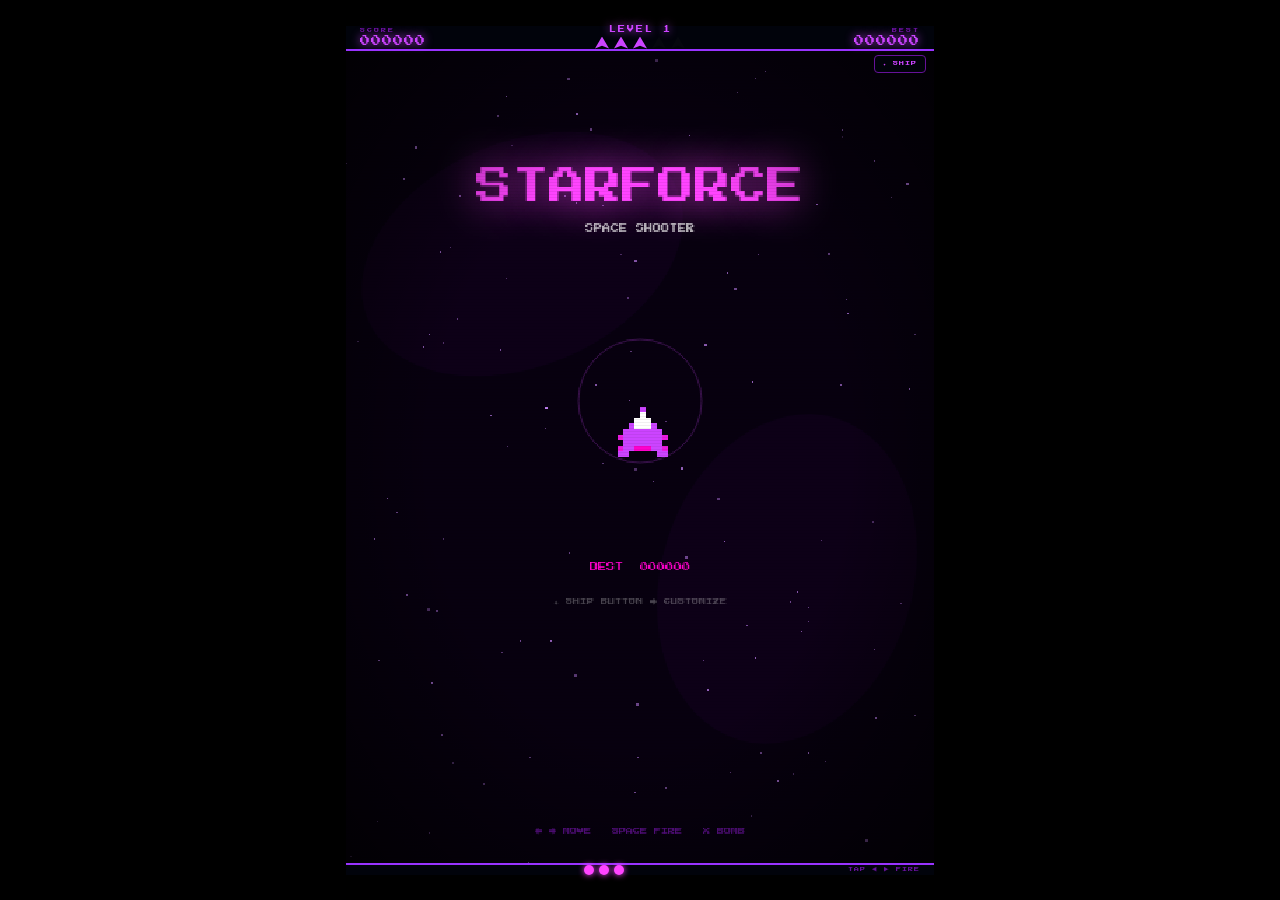
<file: space shooter/ss.html>
<!DOCTYPE html>
<html lang="en">
<head>
<meta charset="UTF-8">
<meta name="viewport" content="width=device-width, initial-scale=1.0, maximum-scale=1.0, user-scalable=no">
<title>STARFORCE</title>
<link href="https://fonts.googleapis.com/css2?family=Press+Start+2P&display=swap" rel="stylesheet">
<style>
*{margin:0;padding:0;box-sizing:border-box;}
html,body{width:100%;height:100%;overflow:hidden;background:#000;touch-action:none;}
body{display:flex;align-items:center;justify-content:center;flex-direction:column;}
#wrap{position:relative;display:flex;flex-direction:column;align-items:center;}
canvas{display:block;image-rendering:pixelated;image-rendering:crisp-edges;cursor:none;}
#overlay{position:absolute;inset:0;pointer-events:none;
  background:repeating-linear-gradient(0deg,transparent,transparent 2px,rgba(0,0,0,0.06) 2px,rgba(0,0,0,0.06) 3px);
  z-index:5;}
#vig{position:absolute;inset:0;pointer-events:none;
  background:radial-gradient(ellipse at center,transparent 50%,rgba(0,0,0,0.75) 100%);z-index:6;}

/* HUD */
#hud{width:100%;background:rgba(2,4,12,0.97);border-bottom:2px solid;
  display:flex;align-items:center;justify-content:space-between;
  padding:0 14px;font-family:'Press Start 2P',monospace;position:relative;z-index:10;}
.hud-grp{display:flex;flex-direction:column;gap:3px;}
.hud-lbl{font-size:5px;letter-spacing:2px;}
.hud-num{font-size:10px;letter-spacing:1px;}
.hud-center{display:flex;flex-direction:column;align-items:center;gap:4px;}
#level-txt{font-size:7px;letter-spacing:2px;}
#lives-row{display:flex;gap:5px;}
.life{width:14px;height:12px;clip-path:polygon(50% 0%,100% 100%,50% 78%,0% 100%);transition:opacity .25s;}
.life.dead{opacity:.12;}
#footer{width:100%;background:rgba(2,4,12,0.97);border-top:2px solid;
  display:flex;align-items:center;justify-content:space-between;
  padding:0 14px;font-family:'Press Start 2P',monospace;position:relative;z-index:10;}
.ftip{font-size:5px;letter-spacing:1px;}
#bombs-row{display:flex;gap:5px;}
.bomb{width:10px;height:10px;border-radius:50%;transition:opacity .2s;}
.bomb.used{opacity:.12;}

/* SKIN PANEL */
#skin-btn{position:absolute;top:4px;right:8px;z-index:20;
  font-family:'Press Start 2P',monospace;font-size:5px;letter-spacing:1px;
  padding:5px 8px;border-radius:4px;cursor:pointer;border:1.5px solid;background:rgba(2,4,12,.9);}
#skin-panel{position:absolute;top:44px;right:6px;width:200px;z-index:20;
  background:rgba(2,4,12,.98);border:2px solid;border-radius:8px;padding:12px;display:none;}
#skin-panel.open{display:block;}
#skin-panel h3{font-family:'Press Start 2P',monospace;font-size:6px;letter-spacing:2px;
  text-align:center;margin-bottom:10px;}
.skin-grid{display:grid;grid-template-columns:repeat(3,1fr);gap:6px;margin-bottom:10px;}
.skin-card{background:rgba(255,255,255,.04);border:1.5px solid #222;border-radius:5px;
  padding:6px 4px;display:flex;flex-direction:column;align-items:center;gap:3px;cursor:pointer;
  transition:all .15s;}
.skin-card:hover{background:rgba(255,255,255,.08);}
.skin-card.sel{background:rgba(255,255,255,.1);}
.skin-card span{font-family:'Press Start 2P',monospace;font-size:4px;letter-spacing:.5px;}
.pal-title{font-family:'Press Start 2P',monospace;font-size:5px;letter-spacing:1px;
  text-align:center;margin-bottom:6px;}
.pal-grid{display:grid;grid-template-columns:repeat(5,1fr);gap:5px;margin-bottom:10px;}
.pal-card{border:2px solid #222;border-radius:5px;height:32px;cursor:pointer;
  display:flex;align-items:center;justify-content:center;font-family:'Press Start 2P',monospace;
  font-size:4px;transition:all .15s;}
.pal-card:hover{transform:scale(1.05);}
.pal-card.sel{border-color:#fff;}
.close-btn{width:100%;font-family:'Press Start 2P',monospace;font-size:5px;letter-spacing:1px;
  padding:6px;background:transparent;border:1px solid #333;border-radius:4px;cursor:pointer;
  transition:all .15s;}
.close-btn:hover{border-color:#666;}

/* MOBILE CONTROLS */
#mctrl{display:none;position:absolute;bottom:0;left:0;right:0;height:90px;z-index:7;pointer-events:none;}
.mbtn{position:absolute;pointer-events:all;border-radius:10px;display:flex;align-items:center;
  justify-content:center;font-size:20px;user-select:none;-webkit-tap-highlight-color:transparent;
  border:2px solid rgba(255,255,255,.12);background:rgba(255,255,255,.05);}
#mb-l{left:10px;bottom:15px;width:64px;height:56px;}
#mb-r{left:82px;bottom:15px;width:64px;height:56px;}
#mb-f{right:10px;bottom:15px;width:80px;height:56px;font-size:13px;font-family:'Press Start 2P',monospace;letter-spacing:1px;}
#mb-b{right:98px;bottom:15px;width:56px;height:56px;font-size:16px;}
@media(pointer:coarse){#mctrl{display:block;}.kb{display:none;}}
@media(max-width:500px){#mctrl{display:block;}.kb{display:none;}}
</style>
</head>
<body>
<div id="wrap">
  <div id="hud">
    <div class="hud-grp">
      <div class="hud-lbl" id="lbl-score">SCORE</div>
      <div class="hud-num" id="el-score">000000</div>
    </div>
    <div class="hud-center">
      <div id="level-txt">LEVEL 1</div>
      <div id="lives-row"></div>
    </div>
    <div class="hud-grp" style="align-items:flex-end">
      <div class="hud-lbl" id="lbl-best">BEST</div>
      <div class="hud-num" id="el-best">000000</div>
    </div>
  </div>
  <div style="position:relative">
    <canvas id="c"></canvas>
    <div id="overlay"></div>
    <div id="vig"></div>
    <button id="skin-btn" onclick="togglePanel()">✦ SHIP</button>
    <div id="skin-panel">
      <h3 id="sp-title">SHIP SKIN</h3>
      <div class="skin-grid" id="skin-grid"></div>
      <div class="pal-title" id="sp-pal">COLOR SCHEME</div>
      <div class="pal-grid" id="pal-grid"></div>
      <button class="close-btn" onclick="togglePanel()">CLOSE</button>
    </div>
    <div id="mctrl">
      <div class="mbtn" id="mb-l">◀</div>
      <div class="mbtn" id="mb-r">▶</div>
      <div class="mbtn" id="mb-f">FIRE</div>
      <div class="mbtn" id="mb-b">💣</div>
    </div>
  </div>
  <div id="footer">
    <div class="ftip kb" id="tip-keys"></div>
    <div id="bombs-row"></div>
    <div class="ftip" id="tip-touch">TAP ◀ ▶ FIRE</div>
  </div>
</div>

<script>
/* ═══════════════════════════════════════════════════
   PALETTES
═══════════════════════════════════════════════════ */
const PALETTES = [
  { name:'VENOM',   bg:'#07000f', nebula:'#2a0040', star:'#cc88ff',
    shipMain:'#cc44ff', shipAcc:'#ffffff', shipEng:'#ff00cc', shipGlow:'#cc44ff',
    bullet:'#ff44ff',  bGlow:'rgba(255,68,255,.5)',
    hudBorder:'#9933ff', hudDim:'#661199', hudBright:'#cc44ff',
    bombColor:'#ff44ff', lifeColor:'#cc44ff' },

  { name:'ARCTIC',  bg:'#000d18', nebula:'#001a35', star:'#aaddff',
    shipMain:'#ffffff', shipAcc:'#aaddff', shipEng:'#44aaff', shipGlow:'#88ccff',
    bullet:'#aaddff',  bGlow:'rgba(170,221,255,.5)',
    hudBorder:'#2266aa', hudDim:'#114477', hudBright:'#44aaff',
    bombColor:'#44aaff', lifeColor:'#aaddff' },

  { name:'SOLAR',   bg:'#0f0800', nebula:'#2a1500', star:'#ffdd88',
    shipMain:'#ffcc00', shipAcc:'#ffffff', shipEng:'#ff6600', shipGlow:'#ffaa00',
    bullet:'#ffdd00',  bGlow:'rgba(255,221,0,.5)',
    hudBorder:'#cc8800', hudDim:'#886600', hudBright:'#ffcc00',
    bombColor:'#ff8800', lifeColor:'#ffcc00' },

  { name:'INFERNO', bg:'#0c0400', nebula:'#1a0800', star:'#ffaa44',
    shipMain:'#ff6600', shipAcc:'#ffdd00', shipEng:'#00ccff', shipGlow:'#ff4400',
    bullet:'#ff8800',  bGlow:'rgba(255,136,0,.5)',
    hudBorder:'#cc4400', hudDim:'#882200', hudBright:'#ff6600',
    bombColor:'#00ccff', lifeColor:'#ff6600' },

  { name:'SAKURA',  bg:'#0f0009', nebula:'#200018', star:'#ffaadd',
    shipMain:'#ff88cc', shipAcc:'#ffffff', shipEng:'#ffddee', shipGlow:'#ff44aa',
    bullet:'#ffaadd',  bGlow:'rgba(255,170,221,.5)',
    hudBorder:'#cc2277', hudDim:'#881155', hudBright:'#ff88cc',
    bombColor:'#ffddee', lifeColor:'#ff88cc' },
];

let PAL = 0;
let SKIN = 0;
let p = () => PALETTES[PAL];

/* ═══════════════════════════════════════════════════
   CANVAS SETUP
═══════════════════════════════════════════════════ */
const cv = document.getElementById('c');
const cx = cv.getContext('2d');
const BW = 420, BH = 580;
let SCALE = 1;

function resize() {
  const maxH = window.innerHeight - 88;
  const maxW = window.innerWidth;
  SCALE = Math.min(maxW/BW, maxH/BH, 2.2);
  cv.width = BW; cv.height = BH;
  cv.style.width = (BW*SCALE)+'px';
  cv.style.height = (BH*SCALE)+'px';
  applyTheme();
}
window.addEventListener('resize', resize);

function applyTheme() {
  const pal = p();
  document.getElementById('hud').style.borderColor = pal.hudBorder;
  document.getElementById('footer').style.borderColor = pal.hudBorder;
  document.querySelectorAll('.hud-lbl').forEach(e=>e.style.color=pal.hudDim);
  document.querySelectorAll('.hud-num').forEach(e=>{e.style.color=pal.hudBright;e.style.textShadow=`0 0 10px ${pal.hudBright}`;});
  document.getElementById('level-txt').style.color = pal.hudBright;
  document.getElementById('level-txt').style.textShadow = `0 0 8px ${pal.hudBright}`;
  document.getElementById('skin-btn').style.color = pal.hudBright;
  document.getElementById('skin-btn').style.borderColor = pal.hudDim;
  document.getElementById('skin-panel').style.borderColor = pal.hudBorder;
  document.getElementById('sp-title').style.color = pal.hudBright;
  document.getElementById('sp-pal').style.color = pal.hudDim;
  document.querySelectorAll('.ftip').forEach(e=>e.style.color=pal.hudDim);
  document.querySelectorAll('.ftip span').forEach(e=>e.style.color=pal.hudBright);
}

/* ═══════════════════════════════════════════════════
   SHIP SKINS
═══════════════════════════════════════════════════ */
const SHIPS = [
  {
    name:'HAWK',
    draw(cx,x,y,pal,fr) {
      const t=fr%8<4, f=[cx.fillRect.bind(cx)];
      const px=(px,py,col)=>{cx.fillStyle=col;cx.fillRect(x+px*2,y+py*2,2,2);};
      // body
      [[0,-4],[0,-3],[-1,-2],[0,-2],[1,-2],[-2,-1],[-1,-1],[0,-1],[1,-1],[2,-1],
       [-3,0],[-2,0],[-1,0],[0,0],[1,0],[2,0],[3,0],
       [-4,1],[-3,1],[-2,1],[-1,1],[0,1],[1,1],[2,1],[3,1],[4,1],
       [-3,2],[-2,2],[-1,2],[0,2],[1,2],[2,2],[3,2],
       [-4,3],[-3,3],[-2,3],[2,3],[3,3],[4,3],
       [-4,4],[-3,4],[3,4],[4,4],
      ].forEach(([a,b])=>px(a,b,pal.shipMain));
      // cockpit
      [[-1,-2],[0,-2],[1,-2],[0,-3],[-1,-1],[0,-1],[1,-1]]
        .forEach(([a,b])=>px(a,b,pal.shipAcc));
      // engine glow
      [[-1,3],[0,3],[1,3]].forEach(([a,b])=>px(a,b,pal.shipEng));
      if(t){[[-1,4],[0,4],[1,4]].forEach(([a,b])=>px(a,b,pal.shipEng));}
      // wing tips glow
      cx.globalAlpha=0.6;
      [[-4,1],[4,1],[-4,3],[4,3]].forEach(([a,b])=>px(a,b,pal.shipEng));
      cx.globalAlpha=1;
    }
  },
  {
    name:'RAPTOR',
    draw(cx,x,y,pal,fr) {
      const t=fr%6<3;
      const px=(px,py,col)=>{cx.fillStyle=col;cx.fillRect(x+px*2,y+py*2,2,2);};
      [[0,-5],[0,-4],[-1,-3],[0,-3],[1,-3],
       [-2,-2],[-1,-2],[0,-2],[1,-2],[2,-2],
       [-3,-1],[-2,-1],[-1,-1],[0,-1],[1,-1],[2,-1],[3,-1],
       [-4,0],[-3,0],[-2,0],[-1,0],[0,0],[1,0],[2,0],[3,0],[4,0],
       [-5,1],[-4,1],[-3,1],[-2,1],[-1,1],[0,1],[1,1],[2,1],[3,1],[4,1],[5,1],
       [-4,2],[-3,2],[3,2],[4,2],
       [-5,3],[-4,3],[4,3],[5,3],
      ].forEach(([a,b])=>px(a,b,pal.shipMain));
      [[0,-4],[0,-3],[0,-2],[-1,-1],[0,-1],[1,-1]]
        .forEach(([a,b])=>px(a,b,pal.shipAcc));
      [[-1,2],[0,2],[1,2]].forEach(([a,b])=>px(a,b,pal.shipEng));
      if(t){[[-1,3],[0,3],[1,3],[0,4]].forEach(([a,b])=>px(a,b,pal.shipEng));}
      cx.globalAlpha=0.5;
      [[-5,1],[5,1],[-5,3],[5,3]].forEach(([a,b])=>px(a,b,pal.shipEng));
      cx.globalAlpha=1;
    }
  },
  {
    name:'VIPER',
    draw(cx,x,y,pal,fr) {
      const t=fr%7<3;
      const px=(px,py,col)=>{cx.fillStyle=col;cx.fillRect(x+px*2,y+py*2,2,2);};
      [[0,-4],[0,-3],[-1,-3],[1,-3],
       [-1,-2],[0,-2],[1,-2],[-2,-1],[-1,-1],[0,-1],[1,-1],[2,-1],
       [-3,0],[-2,0],[-1,0],[0,0],[1,0],[2,0],[3,0],
       [-4,1],[-3,1],[-2,1],[-1,1],[0,1],[1,1],[2,1],[3,1],[4,1],
       [-5,2],[-4,2],[-3,2],[3,2],[4,2],[5,2],
       [-5,3],[-4,3],[4,3],[5,3],
      ].forEach(([a,b])=>px(a,b,pal.shipMain));
      [[0,-3],[0,-2],[0,-1],[-1,0],[0,0],[1,0]]
        .forEach(([a,b])=>px(a,b,pal.shipAcc));
      [[-1,2],[0,2],[1,2]].forEach(([a,b])=>px(a,b,pal.shipEng));
      if(t){[[-2,3],[-1,3],[1,3],[2,3]].forEach(([a,b])=>px(a,b,pal.shipEng));}
    }
  },
  {
    name:'DELTA',
    draw(cx,x,y,pal,fr) {
      const t=fr%8<4;
      const px=(px,py,col)=>{cx.fillStyle=col;cx.fillRect(x+px*2,y+py*2,2,2);};
      [[0,-5],[-1,-4],[0,-4],[1,-4],
       [-2,-3],[-1,-3],[0,-3],[1,-3],[2,-3],
       [-3,-2],[-2,-2],[-1,-2],[0,-2],[1,-2],[2,-2],[3,-2],
       [-4,-1],[-3,-1],[-2,-1],[-1,-1],[0,-1],[1,-1],[2,-1],[3,-1],[4,-1],
       [-5,0],[-4,0],[-3,0],[-2,0],[-1,0],[0,0],[1,0],[2,0],[3,0],[4,0],[5,0],
       [-4,1],[-3,1],[3,1],[4,1],
       [-3,2],[3,2],
      ].forEach(([a,b])=>px(a,b,pal.shipMain));
      [[0,-4],[0,-3],[0,-2],[-1,-1],[0,-1],[1,-1]]
        .forEach(([a,b])=>px(a,b,pal.shipAcc));
      [[-1,1],[0,1],[1,1]].forEach(([a,b])=>px(a,b,pal.shipEng));
      if(t){[[-2,2],[-1,2],[1,2],[2,2],[0,3]].forEach(([a,b])=>px(a,b,pal.shipEng));}
    }
  },
  {
    name:'PHANTOM',
    draw(cx,x,y,pal,fr) {
      const t=fr%10<5;
      const px=(px,py,col)=>{cx.fillStyle=col;cx.fillRect(x+px*2,y+py*2,2,2);};
      [[0,-4],[0,-3],[-1,-2],[0,-2],[1,-2],
       [-2,-1],[-1,-1],[0,-1],[1,-1],[2,-1],
       [-3,0],[-2,0],[-1,0],[0,0],[1,0],[2,0],[3,0],
       [-5,1],[-4,1],[-3,1],[-2,1],[-1,1],[0,1],[1,1],[2,1],[3,1],[4,1],[5,1],
       [-5,2],[-4,2],[-3,2],[3,2],[4,2],[5,2],
       [-5,3],[-4,3],[4,3],[5,3],
       [-4,4],[4,4],
      ].forEach(([a,b])=>px(a,b,pal.shipMain));
      cx.globalAlpha=0.45;
      [[-4,1],[-3,1],[3,1],[4,1],[-4,2],[-3,2],[3,2],[4,2]]
        .forEach(([a,b])=>px(a,b,pal.shipMain));
      cx.globalAlpha=1;
      [[0,-3],[0,-2],[0,-1]].forEach(([a,b])=>px(a,b,pal.shipAcc));
      [[-1,2],[0,2],[1,2]].forEach(([a,b])=>px(a,b,pal.shipEng));
      if(t){[[-2,3],[-1,3],[1,3],[2,3],[0,4]].forEach(([a,b])=>px(a,b,pal.shipEng));}
    }
  },
  {
    name:'HORNET',
    draw(cx,x,y,pal,fr) {
      const t=fr%6<3;
      const px=(px,py,col)=>{cx.fillStyle=col;cx.fillRect(x+px*2,y+py*2,2,2);};
      [[-1,-5],[0,-5],[1,-5],[-2,-4],[-1,-4],[0,-4],[1,-4],[2,-4],
       [-3,-3],[-2,-3],[-1,-3],[0,-3],[1,-3],[2,-3],[3,-3],
       [-4,-2],[-3,-2],[-2,-2],[-1,-2],[0,-2],[1,-2],[2,-2],[3,-2],[4,-2],
       [-5,-1],[-4,-1],[-3,-1],[-2,-1],[-1,-1],[0,-1],[1,-1],[2,-1],[3,-1],[4,-1],[5,-1],
       [-5,0],[-4,0],[-3,0],[3,0],[4,0],[5,0],
       [-2,0],[-1,0],[0,0],[1,0],[2,0],
       [-4,1],[-3,1],[3,1],[4,1],
       [-2,1],[-1,1],[0,1],[1,1],[2,1],
      ].forEach(([a,b])=>px(a,b,pal.shipMain));
      [[-1,-4],[0,-4],[1,-4],[-1,-3],[0,-3],[1,-3]]
        .forEach(([a,b])=>px(a,b,pal.shipAcc));
      [[-2,2],[-1,2],[1,2],[2,2]].forEach(([a,b])=>px(a,b,pal.shipEng));
      if(t){[[-2,3],[2,3],[0,2]].forEach(([a,b])=>px(a,b,pal.shipEng));}
    }
  },
];

/* ═══════════════════════════════════════════════════
   SKIN UI
═══════════════════════════════════════════════════ */
function buildSkinUI() {
  // ships
  const sg = document.getElementById('skin-grid');
  sg.innerHTML = '';
  SHIPS.forEach((s,i) => {
    const card = document.createElement('div');
    card.className = 'skin-card' + (i===SKIN?' sel':'');
    card.style.borderColor = i===SKIN ? p().shipMain : '#222';
    const cv2 = document.createElement('canvas');
    cv2.width=26; cv2.height=26;
    const cx2=cv2.getContext('2d');
    cx2.fillStyle='#000';cx2.fillRect(0,0,26,26);
    s.draw(cx2,13,13,p(),0);
    card.appendChild(cv2);
    const lbl=document.createElement('span');
    lbl.textContent=s.name; lbl.style.color=i===SKIN?p().shipBright:'#555';
    card.appendChild(lbl);
    card.onclick=()=>{SKIN=i;localStorage.setItem('sf_s',i);buildSkinUI();};
    sg.appendChild(card);
  });
  // palettes
  const pg = document.getElementById('pal-grid');
  pg.innerHTML = '';
  PALETTES.forEach((pal,i) => {
    const card=document.createElement('div');
    card.className='pal-card'+(i===PAL?' sel':'');
    card.style.background=pal.bg;
    card.style.borderColor=i===PAL?pal.shipMain:'#222';
    const cv3=document.createElement('canvas');cv3.width=20;cv3.height=20;
    const cx3=cv3.getContext('2d');
    cx3.fillStyle=pal.bg;cx3.fillRect(0,0,20,20);
    SHIPS[SKIN].draw(cx3,10,10,pal,0);
    card.appendChild(cv3);
    card.onclick=()=>{PAL=i;localStorage.setItem('sf_p',i);applyTheme();buildSkinUI();updateHUD();};
    pg.appendChild(card);
  });
}

function togglePanel() {
  const panel=document.getElementById('skin-panel');
  panel.classList.toggle('open');
  if(panel.classList.contains('open')) buildSkinUI();
}

/* ═══════════════════════════════════════════════════
   STARS / NEBULA
═══════════════════════════════════════════════════ */
const STAR_LAYERS = [
  Array.from({length:60},()=>({x:Math.random()*BW,y:Math.random()*BH,spd:.3,sz:1,br:Math.random()})),
  Array.from({length:35},()=>({x:Math.random()*BW,y:Math.random()*BH,spd:.8,sz:1,br:Math.random()})),
  Array.from({length:20},()=>({x:Math.random()*BW,y:Math.random()*BH,spd:1.6,sz:2,br:Math.random()})),
];

function drawStarfield() {
  STAR_LAYERS.forEach((layer,li) => {
    layer.forEach(s => {
      cx.globalAlpha = 0.3+(s.br*0.7)*(li===2?1:0.6);
      cx.fillStyle = p().star;
      cx.fillRect(~~s.x, ~~s.y, s.sz, s.sz);
    });
  });
  cx.globalAlpha = 1;
}

function updateStarfield() {
  const speeds=[.4,1,2.2];
  STAR_LAYERS.forEach((layer,li) => {
    layer.forEach(s => { s.y+=speeds[li]; if(s.y>BH){s.y=0;s.x=Math.random()*BW;} });
  });
}

/* ═══════════════════════════════════════════════════
   GAME STATE
═══════════════════════════════════════════════════ */
let state='title', score=0, hi=+localStorage.getItem('sf_hi')||0;
let level=1, lives=3, bombs=3, FR=0, shake=0, flashAlpha=0;
let player, bullets, eBullets, enemies, particles, powerups, boss, bossOn;
let sCool=0, eDir=1, lcTimer=0, goTimer=0, shieldT=0, rapidT=0;
const KEY={};
let tL=false,tR=false,tF=false,tB=false;
let hitFlash=0;

function pad(n){return String(n).padStart(6,'0');}

function updateHUD() {
  document.getElementById('el-score').textContent=pad(score);
  document.getElementById('el-best').textContent=pad(hi);
  document.getElementById('level-txt').textContent=bossOn?`BOSS LV${level}`:`LEVEL ${level}`;
  const lr=document.getElementById('lives-row');lr.innerHTML='';
  for(let i=0;i<5;i++){const d=document.createElement('div');d.className='life'+(i>=lives?' dead':'');
    d.style.background=i<lives?p().lifeColor:'#222';lr.appendChild(d);}
  const br=document.getElementById('bombs-row');br.innerHTML='';
  for(let i=0;i<3;i++){const d=document.createElement('div');d.className='bomb'+(i>=bombs?' used':'');
    d.style.background=p().bombColor;d.style.boxShadow=i<bombs?`0 0 6px ${p().bombColor}`:'none';br.appendChild(d);}
  applyTheme();
}

/* ─── INIT ─── */
function initGame() {
  player={x:BW/2,y:BH-65,inv:0};
  bullets=[];eBullets=[];enemies=[];particles=[];powerups=[];
  boss=null;bossOn=false;
  score=0;lives=3;bombs=3;level=1;
  sCool=0;shieldT=0;rapidT=0;eDir=1;lcTimer=0;goTimer=0;hitFlash=0;
  spawnWave();updateHUD();
}

let waveTot=0;
function spawnWave() {
  const rows=2+Math.min(level-1,3), cols=7;
  enemies=[];
  for(let r=0;r<rows;r++) for(let c=0;c<cols;c++) {
    enemies.push({
      x:36+c*54,y:-28-r*38,ty:28+r*38,arrived:false,
      hp:1+~~(level/4),maxHp:1+~~(level/4),
      type:r===0?'C':r===1?'B':'A',
      pts:r===0?30:r===1?18:10,
      sr:0.0018+level*.0007,
      dx:.55+level*.07,
    });
  }
  waveTot=enemies.length;eDir=1;lcTimer=0;
}

function spawnBoss() {
  bossOn=true;
  const hp=35+level*14;
  boss={x:BW/2,y:-60,ty:72,arrived:false,hp,maxHp:hp,phase:0,
        dx:1.1+level*.12,st:0,wig:0};
}

/* ─── EXPLOSIONS ─── */
function boom(x,y,n=12,big=false) {
  const pal=p();
  for(let i=0;i<n;i++) {
    const a=Math.random()*Math.PI*2, spd=(big?2:1)+Math.random()*(big?5:3.5);
    particles.push({x,y,vx:Math.cos(a)*spd,vy:Math.sin(a)*spd,
      life:1,dec:.025+Math.random()*.04,
      sz:big?3+Math.random()*6:1.5+Math.random()*3.5,
      col:[pal.shipEng,pal.bullet,'#ffffff','#ffee88'][~~(Math.random()*4)],sq:Math.random()<.3});
  }
  if(big) { shake=Math.max(shake,20); hitFlash=0.35; }
}

function tryPowerup(x,y) {
  if(Math.random()>.3)return;
  const t=['shield','rapid','bomb','score'][~~(Math.random()*4)];
  powerups.push({x,y,vy:1.3,type:t,age:0});
}

/* ─── DRAW BULLETS ─── */
function drawBullet(b,en=false) {
  if(en) {
    cx.fillStyle='#ff3344'; cx.shadowColor='#ff0022'; cx.shadowBlur=6;
    cx.fillRect(b.x-2,b.y-5,4,10);
  } else {
    cx.fillStyle=p().bullet; cx.shadowColor=p().bGlow; cx.shadowBlur=10;
    cx.fillRect(b.x-2,b.y-9,4,16);
    cx.fillStyle='#ffffff'; cx.fillRect(b.x-1,b.y-9,2,5);
    // trail
    cx.globalAlpha=0.3; cx.fillStyle=p().bullet;
    cx.fillRect(b.x-1,b.y+7,2,6); cx.globalAlpha=1;
  }
  cx.shadowBlur=0;
}

/* ─── DRAW ENEMY ─── */
function drawEnemy(e) {
  const t=FR%8<4, pal=p();
  const cols={A:'#ff3344',B:'#ff8800',C:'#aa00ff'};
  const ecol = cols[e.type];
  const px=(px,py)=>{cx.fillRect(e.x+(px-4)*2,e.y+(py-2)*2,2,2);};

  cx.fillStyle=ecol;
  if(e.type==='A'){
    [[2,0],[3,0],[4,0],[5,0],[6,0],[1,1],[2,1],[3,1],[4,1],[5,1],[6,1],[7,1],
     [0,2],[1,2],[2,2],[3,2],[4,2],[5,2],[6,2],[7,2],[8,2],
     [1,3],[3,3],[5,3],[7,3],t?[0,4]:null,t?[8,4]:null].filter(Boolean)
    .forEach(([a,b])=>px(a,b));
    cx.fillStyle='#fff'; [[3,1],[5,1],[3,2],[5,2]].forEach(([a,b])=>px(a,b));
    cx.fillStyle='#ffcc00'; [[4,1],[4,2]].forEach(([a,b])=>px(a,b));
  } else if(e.type==='B'){
    [[3,0],[4,0],[5,0],[1,1],[2,1],[3,1],[4,1],[5,1],[6,1],[7,1],
     [0,2],[1,2],[2,2],[3,2],[4,2],[5,2],[6,2],[7,2],[8,2],
     [0,3],[2,3],[4,3],[6,3],[8,3],t?[1,4]:null,t?[7,4]:null].filter(Boolean)
    .forEach(([a,b])=>px(a,b));
    cx.fillStyle='#fff'; [[4,0],[3,2],[5,2]].forEach(([a,b])=>px(a,b));
  } else {
    [[4,0],[2,1],[3,1],[4,1],[5,1],[6,1],
     [1,2],[2,2],[3,2],[4,2],[5,2],[6,2],[7,2],
     [0,3],[1,3],[2,3],[3,3],[4,3],[5,3],[6,3],[7,3],[8,3],
     [0,4],[2,4],[4,4],[6,4],[8,4],t?[1,5]:null,t?[7,5]:null].filter(Boolean)
    .forEach(([a,b])=>px(a,b));
    cx.fillStyle='#fff'; [[4,1],[3,2],[5,2]].forEach(([a,b])=>px(a,b));
    cx.fillStyle='#ffcc00'; [[4,2]].forEach(([a,b])=>px(a,b));
  }

  // hp bar
  if(e.hp>1) {
    cx.fillStyle='#220000'; cx.fillRect(e.x-10,e.y-15,20,3);
    cx.fillStyle=ecol; cx.fillRect(e.x-10,e.y-15,20*(e.hp/e.maxHp),3);
  }

  // glow on last hp
  if(e.hp===1&&e.maxHp>1) {
    cx.shadowColor=ecol; cx.shadowBlur=8;
    cx.fillStyle=ecol; cx.fillRect(e.x-1,e.y-1,2,2);
    cx.shadowBlur=0;
  }
}

/* ─── DRAW BOSS ─── */
function drawBoss() {
  if(!boss)return;
  const t=FR%5<2, pal=p(), bx=boss.x, by=boss.y;
  const bpx=(a,b)=>cx.fillRect(bx+(a-12)*2,by+(b-4)*2,2,2);

  // aura
  const pulse=Math.sin(FR*.08)*.5+.5;
  cx.globalAlpha=0.12+pulse*0.12;
  cx.fillStyle=pal.bullet;
  cx.beginPath(); cx.ellipse(bx,by,48,36,0,0,Math.PI*2); cx.fill();
  cx.globalAlpha=1;

  cx.fillStyle='#cc00ff';
  [[8,0],[9,0],[10,0],[11,0],[12,0],[13,0],[14,0],[15,0],[16,0],
   [6,1],[7,1],[8,1],[9,1],[10,1],[11,1],[12,1],[13,1],[14,1],[15,1],[16,1],[17,1],[18,1],
   [4,2],[5,2],[6,2],[7,2],[8,2],[9,2],[10,2],[11,2],[12,2],[13,2],[14,2],[15,2],[16,2],[17,2],[18,2],[19,2],[20,2],
   [2,3],[3,3],[4,3],[5,3],[6,3],[7,3],[8,3],[9,3],[10,3],[11,3],[12,3],[13,3],[14,3],[15,3],[16,3],[17,3],[18,3],[19,3],[20,3],[21,3],[22,3],
   [0,4],[1,4],[2,4],[3,4],[4,4],[5,4],[6,4],[7,4],[8,4],[9,4],[10,4],[11,4],[12,4],[13,4],[14,4],[15,4],[16,4],[17,4],[18,4],[19,4],[20,4],[21,4],[22,4],[23,4],[24,4],
   [0,5],[1,5],[2,5],[3,5],[4,5],[20,5],[21,5],[22,5],[23,5],[24,5],
   [6,5],[7,5],[8,5],[9,5],[10,5],[11,5],[12,5],[13,5],[14,5],[15,5],[16,5],[17,5],[18,5],
   [0,6],[1,6],[23,6],[24,6],t?[0,7]:null,t?[24,7]:null,
  ].filter(Boolean).forEach(([a,b])=>bpx(a,b));

  cx.fillStyle='#ffffff';
  [[10,1],[11,1],[12,1],[13,1],[14,1],[10,2],[14,2],[10,3],[11,3],[12,3],[13,3],[14,3]]
    .forEach(([a,b])=>bpx(a,b));

  // colored core
  cx.fillStyle=pal.shipMain;
  [[11,2],[12,2],[13,2],[11,4],[12,4],[13,4]].forEach(([a,b])=>bpx(a,b));

  // cannon ports glow
  cx.shadowColor='#ff3344'; cx.shadowBlur=8;
  cx.fillStyle='#ff3344';
  [[3,4],[21,4],[3,5],[21,5]].forEach(([a,b])=>bpx(a,b));
  cx.shadowBlur=0;

  // hp bar
  const bw=130,bh=6,ratio=boss.hp/boss.maxHp;
  cx.fillStyle='#0d001a'; cx.fillRect(bx-bw/2,by-30,bw,bh);
  const bc=ratio>.6?'#cc00ff':ratio>.3?'#ff8800':'#ff3344';
  cx.fillStyle=bc; cx.fillRect(bx-bw/2,by-30,bw*ratio,bh);
  cx.strokeStyle='#440066'; cx.lineWidth=1; cx.strokeRect(bx-bw/2,by-30,bw,bh);
  cx.font='5px "Press Start 2P"'; cx.fillStyle='#cc88ff';
  cx.textAlign='center'; cx.fillText(`BOSS · ${boss.hp}`,bx,by-34);
}

/* ─── DRAW POWERUP ─── */
function drawPowerup(pw) {
  const cols={shield:'#44ccff',rapid:'#ffcc00',bomb:'#ff4455',score:'#00ff88'};
  const lbls={shield:'S',rapid:'R',bomb:'B',score:'✦'};
  const blink=pw.age>180&&~~(pw.age/8)%2; if(blink)return;
  const col=cols[pw.type];
  cx.fillStyle=col+'22'; cx.fillRect(pw.x-10,pw.y-10,20,20);
  cx.strokeStyle=col; cx.lineWidth=2; cx.strokeRect(pw.x-10,pw.y-10,20,20);
  cx.fillStyle=col; cx.font='7px "Press Start 2P"';
  cx.textAlign='center'; cx.textBaseline='middle'; cx.fillText(lbls[pw.type],pw.x,pw.y);
  cx.textBaseline='alphabetic';
}

/* ─── DRAW SCREENS ─── */
function drawNebula() {
  const pal=p();
  cx.fillStyle=pal.nebula;
  cx.globalAlpha=0.18; cx.beginPath();
  cx.ellipse(BW*.3,BH*.25,120,80,-.4,0,Math.PI*2); cx.fill();
  cx.beginPath();
  cx.ellipse(BW*.75,BH*.65,90,120,.3,0,Math.PI*2); cx.fill();
  cx.globalAlpha=1;
}

function drawTitle() {
  cx.fillStyle=p().bg; cx.fillRect(0,0,BW,BH);
  drawNebula(); drawStarfield();

  // big title
  cx.textAlign='center';
  cx.font='26px "Press Start 2P"';
  cx.fillStyle=p().bullet;
  cx.shadowColor=p().bullet; cx.shadowBlur=30;
  cx.fillText('STARFORCE',BW/2,110);
  cx.shadowBlur=0;

  cx.font='6px "Press Start 2P"';
  cx.fillStyle=p().shipAcc; cx.globalAlpha=0.7;
  cx.fillText('SPACE SHOOTER',BW/2,130); cx.globalAlpha=1;

  // ship preview — big
  cx.save(); cx.scale(2,2);
  SHIPS[SKIN].draw(cx,BW/4,BH/4-10,p(),FR);
  cx.restore();

  // glow ring
  const pulse=Math.sin(FR*.05)*.4+.6;
  cx.strokeStyle=p().shipGlow; cx.lineWidth=1; cx.globalAlpha=pulse*.4;
  cx.beginPath(); cx.ellipse(BW/2,BH/2-40,44,44,0,0,Math.PI*2); cx.stroke();
  cx.globalAlpha=1;

  if(FR%40<20){
    cx.font='9px "Press Start 2P"';
    cx.fillStyle=p().bullet; cx.shadowColor=p().bullet; cx.shadowBlur=12;
    cx.fillText('PRESS SPACE',BW/2,BH/2+55); cx.shadowBlur=0;
  }

  cx.font='6px "Press Start 2P"';
  cx.fillStyle=p().shipEng;
  cx.fillText(`BEST  ${pad(hi)}`,BW/2,BH/2+82);

  cx.font='5px "Press Start 2P"'; cx.fillStyle='#ffffff44';
  cx.fillText('✦ SHIP BUTTON → CUSTOMIZE',BW/2,BH/2+106);

  // mini controls guide
  cx.font='5px "Press Start 2P"'; cx.fillStyle=p().hudDim||'#666';
  cx.fillText('← → MOVE   SPACE FIRE   X BOMB',BW/2,BH-20);
}

function drawGameOver() {
  cx.fillStyle='rgba(0,0,0,.65)'; cx.fillRect(0,0,BW,BH);
  cx.textAlign='center';
  cx.font='20px "Press Start 2P"';
  cx.fillStyle='#ff3344'; cx.shadowColor='#ff0022'; cx.shadowBlur=20;
  cx.fillText('GAME OVER',BW/2,BH/2-35); cx.shadowBlur=0;
  cx.font='7px "Press Start 2P"';
  cx.fillStyle=p().shipEng; cx.fillText('SCORE  '+pad(score),BW/2,BH/2+5);
  cx.fillStyle=p().bullet; cx.fillText('BEST   '+pad(hi),BW/2,BH/2+22);
  if(goTimer%40<20){
    cx.font='7px "Press Start 2P"'; cx.fillStyle=p().bullet;
    cx.shadowColor=p().bullet; cx.shadowBlur=8;
    cx.fillText('SPACE / TAP TO RETRY',BW/2,BH/2+55); cx.shadowBlur=0;
  }
}

function drawLevelClear() {
  cx.fillStyle='rgba(0,0,0,.5)'; cx.fillRect(0,0,BW,BH);
  cx.textAlign='center';
  cx.font='14px "Press Start 2P"';
  cx.fillStyle=p().shipEng; cx.shadowColor=p().shipEng; cx.shadowBlur=15;
  cx.fillText(`LEVEL ${level} CLEAR`,BW/2,BH/2-14); cx.shadowBlur=0;
  cx.font='6px "Press Start 2P"'; cx.fillStyle=p().bullet;
  cx.fillText('GET READY...',BW/2,BH/2+14);
}

/* ═══════════════════════════════════════════════════
   UPDATE
═══════════════════════════════════════════════════ */
function updatePlayer() {
  const spd=4+(rapidT>0?1.5:0);
  if((KEY.ArrowLeft||KEY.a||tL)&&player.x>16) player.x-=spd;
  if((KEY.ArrowRight||KEY.d||tR)&&player.x<BW-16) player.x+=spd;
  if(player.inv>0) player.inv--;
  if(shieldT>0) shieldT--;
  if(rapidT>0) rapidT--;
  const fire=KEY[' ']||KEY.z||tF;
  const coolMax=rapidT>0?5:13;
  if(fire&&sCool<=0){
    bullets.push({x:player.x,y:player.y-16,vy:-12});
    if(rapidT>0){
      bullets.push({x:player.x-9,y:player.y-10,vy:-11,vx:-.6});
      bullets.push({x:player.x+9,y:player.y-10,vy:-11,vx:.6});
    }
    sCool=coolMax;
  }
  if(sCool>0) sCool--;
}

function updateBullets() {
  bullets=bullets.filter(b=>{b.x+=b.vx||0;b.y+=b.vy;return b.y>-14&&b.x>-5&&b.x<BW+5;});
  eBullets=eBullets.filter(b=>{
    b.x+=b.vx;b.y+=b.vy;
    if(b.y>BH+10)return false;
    if(player.inv<=0&&shieldT<=0){
      if(Math.abs(b.x-player.x)<12&&Math.abs(b.y-player.y)<12){playerHit();return false;}
    } else if(shieldT>0){
      if(Math.sqrt((b.x-player.x)**2+(b.y-player.y)**2)<24){boom(b.x,b.y,4);return false;}
    }
    return true;
  });
}

function playerHit() {
  lives--; player.inv=130; shake=Math.max(shake,16); hitFlash=.5;
  boom(player.x,player.y,20,true); updateHUD();
  if(lives<=0){
    setTimeout(()=>{state='gameover';goTimer=0;},500);
    if(score>hi){hi=score;localStorage.setItem('sf_hi',hi);}
  }
}

function updateEnemies() {
  enemies.forEach(e=>{if(!e.arrived){e.y+=2.2;if(e.y>=e.ty)e.arrived=true;}});
  const ready=enemies.filter(e=>e.arrived);

  if(!ready.length&&enemies.every(e=>e.arrived)&&!bossOn){
    lcTimer++;
    if(lcTimer===1)state='levelclear';
    if(lcTimer>100){
      level++;state='playing';
      lcTimer=0;
      if(level%3===0){enemies=[];spawnBoss();}
      else spawnWave();
      updateHUD();
    }
    return;
  }

  let minX=BW,maxX=0;
  ready.forEach(e=>{if(e.x<minX)minX=e.x;if(e.x>maxX)maxX=e.x;});
  let flip=false;
  if(maxX>BW-26&&eDir>0)flip=true;
  if(minX<26&&eDir<0)flip=true;
  ready.forEach(e=>{e.x+=e.dx*eDir;if(flip)e.y+=12;});
  if(flip)eDir*=-1;

  ready.forEach(e=>{
    if(Math.random()<e.sr*(1+(1-enemies.length/waveTot)*.35)){
      const a=Math.atan2(player.y-e.y,player.x-e.x),spd=1.9+level*.14;
      eBullets.push({x:e.x,y:e.y,vx:Math.cos(a)*spd,vy:Math.sin(a)*spd});
    }
    if(Math.abs(player.x-e.x)<11&&Math.abs(player.y-e.y)<11&&player.inv<=0&&shieldT<=0)playerHit();
  });

  for(let bi=bullets.length-1;bi>=0;bi--){
    const b=bullets[bi];
    for(let ei=enemies.length-1;ei>=0;ei--){
      const e=enemies[ei];
      if(Math.abs(b.x-e.x)<11&&Math.abs(b.y-e.y)<11){
        e.hp--;bullets.splice(bi,1);boom(b.x,b.y,5);
        if(e.hp<=0){score+=e.pts*level;boom(e.x,e.y,10);tryPowerup(e.x,e.y);enemies.splice(ei,1);shake=Math.max(shake,3);updateHUD();}
        break;
      }
    }
  }
}

function updateBoss() {
  if(!boss)return;
  if(!boss.arrived){boss.y+=1.5;if(boss.y>=boss.ty)boss.arrived=true;return;}
  boss.wig+=.03;boss.x+=boss.dx*(boss.phase===1?1.6:1);
  boss.y=boss.ty+Math.sin(boss.wig)*20;
  if(boss.x>BW-50||boss.x<50){boss.dx*=-1;if(boss.hp<boss.maxHp*.5)boss.phase=1;}
  boss.st++;
  const sr=boss.phase===1?24:44;
  if(boss.st>=sr){
    boss.st=0;
    const cnt=boss.phase===1?8:5;
    for(let i=0;i<cnt;i++){
      const a=(Math.PI*2/cnt)*i+boss.wig;
      eBullets.push({x:boss.x,y:boss.y,vx:Math.cos(a)*2.4,vy:Math.sin(a)*2.4});
    }
    if(boss.phase===1){
      const a=Math.atan2(player.y-boss.y,player.x-boss.x);
      eBullets.push({x:boss.x,y:boss.y,vx:Math.cos(a)*3.5,vy:Math.sin(a)*3.5});
    }
  }
  if(Math.abs(player.x-boss.x)<38&&Math.abs(player.y-boss.y)<28&&player.inv<=0&&shieldT<=0)playerHit();
  for(let bi=bullets.length-1;bi>=0;bi--){
    const b=bullets[bi];
    if(Math.abs(b.x-boss.x)<34&&Math.abs(b.y-boss.y)<26){
      boss.hp--;bullets.splice(bi,1);boom(b.x,b.y,4);shake=Math.max(shake,2);
      if(boss.hp<=0){
        score+=600*level;boom(boss.x,boss.y,40,true);shake=28;
        boss=null;bossOn=false;updateHUD();enemies=[];lcTimer=1;state='levelclear';
      }
    }
  }
}

function updatePowerups() {
  powerups=powerups.filter(pw=>{
    pw.y+=pw.vy;pw.age++;
    if(pw.y>BH+20||pw.age>300)return false;
    if(Math.abs(pw.x-player.x)<15&&Math.abs(pw.y-player.y)<15){
      if(pw.type==='shield')shieldT=350;
      else if(pw.type==='rapid')rapidT=350;
      else if(pw.type==='bomb')bombs=Math.min(bombs+1,3);
      else score+=600*level;
      boom(pw.x,pw.y,8);updateHUD();return false;
    }
    return true;
  });
}

function updateParticles() {
  particles=particles.filter(pt=>{
    pt.x+=pt.vx;pt.y+=pt.vy;pt.vy+=.06;pt.vx*=.96;pt.life-=pt.dec;return pt.life>0;
  });
}

function useBomb() {
  if(bombs<=0||state!=='playing')return;
  bombs--;shake=Math.max(shake,24);hitFlash=.6;
  enemies.forEach(e=>{score+=e.pts*level;boom(e.x,e.y,8);});
  enemies=[];eBullets=[];
  if(boss){boss.hp-=12;boom(boss.x,boss.y,20,true);
    if(boss.hp<=0){score+=600*level;boom(boss.x,boss.y,40,true);boss=null;bossOn=false;lcTimer=1;state='levelclear';}}
  updateHUD();
}

/* ═══════════════════════════════════════════════════
   RENDER GAME
═══════════════════════════════════════════════════ */
function drawGame() {
  cx.save();
  if(shake>0){cx.translate((Math.random()-.5)*shake*.5,(Math.random()-.5)*shake*.5);shake--;}

  cx.fillStyle=p().bg; cx.fillRect(0,0,BW,BH);
  drawNebula();
  drawStarfield();

  // particles (behind ships)
  particles.forEach(pt=>{
    cx.globalAlpha=pt.life; cx.fillStyle=pt.col;
    if(pt.sq) cx.fillRect(pt.x-pt.sz/2,pt.y-pt.sz/2,pt.sz,pt.sz);
    else{cx.beginPath();cx.arc(pt.x,pt.y,pt.sz/2,0,Math.PI*2);cx.fill();}
  });
  cx.globalAlpha=1;

  powerups.forEach(pw=>drawPowerup(pw));
  enemies.forEach(e=>drawEnemy(e));
  if(boss)drawBoss();

  bullets.forEach(b=>drawBullet(b));
  eBullets.forEach(b=>drawBullet(b,true));

  // draw player
  if(player.inv<=0||~~(player.inv/6)%2===0) {
    // engine trail
    cx.globalAlpha=0.4;
    for(let i=0;i<3;i++){
      cx.fillStyle=p().shipEng;
      cx.fillRect(player.x-2+Math.random()*4-2,player.y+8+i*3,2,2);
    }
    cx.globalAlpha=1;
    SHIPS[SKIN].draw(cx,player.x,player.y,p(),FR);
  }

  // shield ring
  if(shieldT>0){
    const sp=Math.sin(FR*.18)*.3+.7;
    cx.strokeStyle=`rgba(68,204,255,${sp*.6})`; cx.lineWidth=2;
    cx.shadowColor='#44ccff'; cx.shadowBlur=10;
    cx.beginPath(); cx.ellipse(player.x,player.y,22,22,0,0,Math.PI*2); cx.stroke();
    cx.shadowBlur=0;
  }

  // rapid indicator
  if(rapidT>0){
    cx.strokeStyle=`rgba(255,204,0,.4)`; cx.lineWidth=1;
    cx.beginPath(); cx.ellipse(player.x,player.y,28,28,0,0,Math.PI*2); cx.stroke();
  }

  // screen flash on hit/bomb
  if(hitFlash>0){
    cx.fillStyle=`rgba(255,255,255,${hitFlash*0.25})`;
    cx.fillRect(0,0,BW,BH);
    hitFlash=Math.max(0,hitFlash-.04);
  }

  if(state==='levelclear')drawLevelClear();
  cx.restore();
}

// loop
function loop() {
  FR++;
  updateStarfield();
  if(state==='title'){
    drawTitle();
  } else if(state==='playing'||state==='levelclear'){
    updatePlayer();updateBullets();updateEnemies();
    updateBoss();updatePowerups();updateParticles();
    drawGame();
  } else if(state==='gameover'){
    updateParticles();drawGame();drawGameOver();goTimer++;
  }
  requestAnimationFrame(loop);
}

// input
document.addEventListener('keydown',e=>{
  KEY[e.key]=true;
  if(e.key===' ')e.preventDefault();
  if(e.key==='x'||e.key==='X')useBomb();
  if(state==='title'&&e.key===' '){initGame();state='playing';}
  if(state==='gameover'&&e.key===' '&&goTimer>60){initGame();state='playing';}
});
document.addEventListener('keyup',e=>{KEY[e.key]=false;});

cv.addEventListener('touchstart',e=>{
  e.preventDefault();
  Array.from(e.changedTouches).forEach(t=>{
    const r=cv.getBoundingClientRect(),nx=(t.clientX-r.left)/r.width*BW;
    if(nx<BW*.3)tL=true; else if(nx>BW*.7)tR=true; else tF=true;
  });
  if(state==='title'){initGame();state='playing';}
  if(state==='gameover'&&goTimer>60){initGame();state='playing';}
},{passive:false});
cv.addEventListener('touchend',e=>{e.preventDefault();tL=tR=tF=false;},{passive:false});
cv.addEventListener('touchmove',e=>{
  e.preventDefault();tL=tR=tF=false;
  Array.from(e.touches).forEach(t=>{
    const r=cv.getBoundingClientRect(),nx=(t.clientX-r.left)/r.width*BW;
    if(nx<BW*.3)tL=true; else if(nx>BW*.7)tR=true; else tF=true;
  });
},{passive:false});

function mbtn(id,dn,up){
  const el=document.getElementById(id); if(!el)return;
  el.addEventListener('touchstart',e=>{e.preventDefault();dn();},{passive:false});
  el.addEventListener('touchend',e=>{e.preventDefault();up();},{passive:false});
  el.addEventListener('mousedown',dn);el.addEventListener('mouseup',up);
}
mbtn('mb-l',()=>tL=true,()=>tL=false);
mbtn('mb-r',()=>tR=true,()=>tR=false);
mbtn('mb-f',()=>tF=true,()=>tF=false);
mbtn('mb-b',()=>{useBomb();},()=>{});

// boot
PAL  = parseInt(localStorage.getItem('sf_p')||'0');
SKIN = parseInt(localStorage.getItem('sf_s')||'0');
resize();
updateHUD();
loop();
</script>
</body>
</html>
</file>
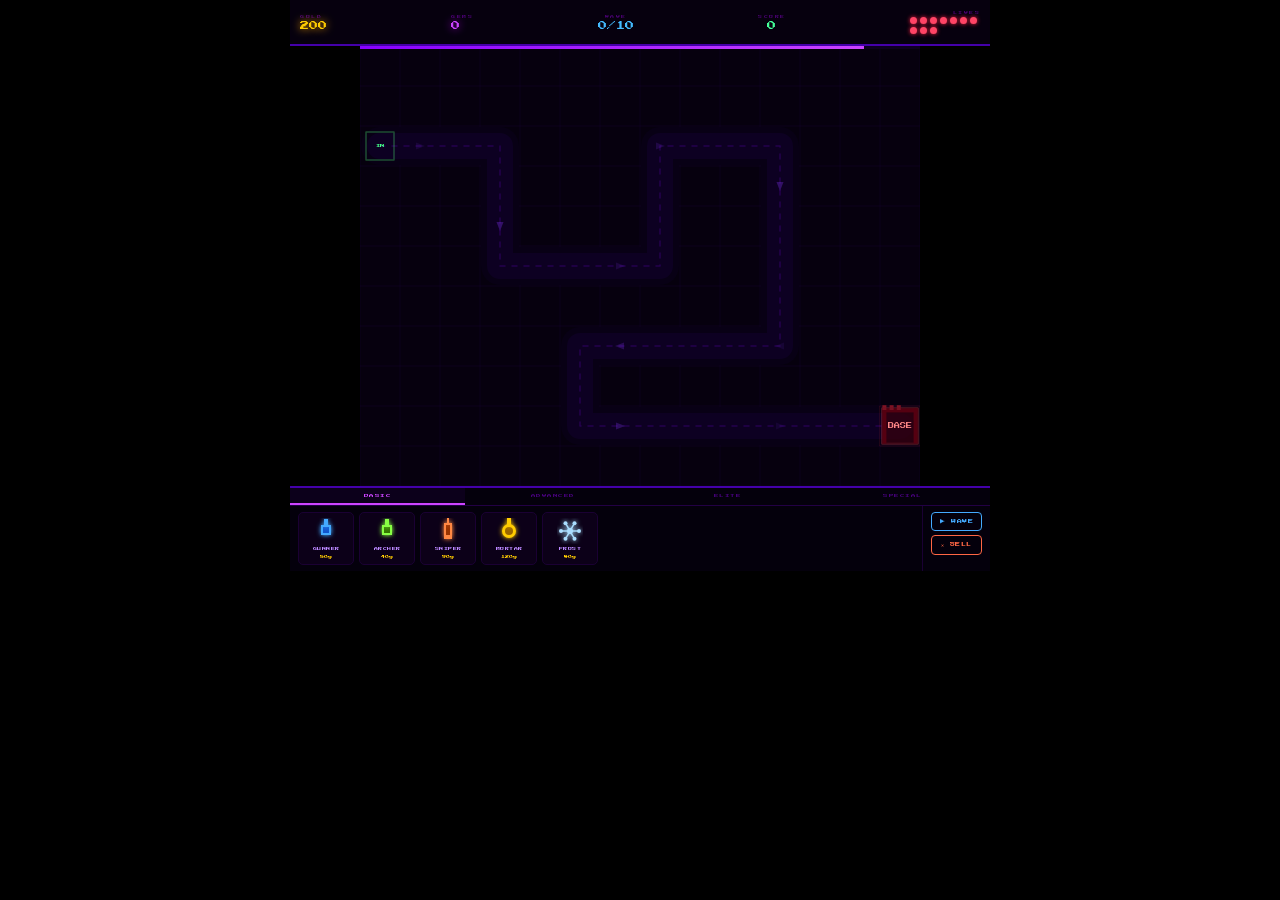
<file: td/td.html>
<!DOCTYPE html>
<html lang="en">
<head>
<meta charset="UTF-8">
<meta name="viewport" content="width=device-width,initial-scale=1,maximum-scale=1,user-scalable=no">
<title>BASTION TD</title>
<link href="https://fonts.googleapis.com/css2?family=Press+Start+2P&display=swap" rel="stylesheet">
<style>
*{margin:0;padding:0;box-sizing:border-box;-webkit-tap-highlight-color:transparent;}
html,body{background:#000;overflow:hidden;width:100%;height:100%;touch-action:none;user-select:none;}
body{display:flex;flex-direction:column;align-items:center;justify-content:flex-start;font-family:'Press Start 2P',monospace;}


#hud{width:100%;max-width:700px;background:#06000e;border-bottom:2px solid #4400aa;
  display:flex;align-items:center;justify-content:space-between;padding:0 10px;height:46px;flex-shrink:0;z-index:10;}
.hg{display:flex;flex-direction:column;gap:2px;}
.hl{font-size:4px;letter-spacing:1.5px;color:#44006a;}
.hv{font-size:9px;}
#v-gold{color:#ffcc00;text-shadow:0 0 8px #ffaa00;}
#v-gems{color:#cc44ff;text-shadow:0 0 8px #9900cc;}
#v-wave{color:#44bbff;}
#v-lives{color:#ff4466;}
#v-score{color:#44ff99;}
#lives-row{display:flex;gap:3px;flex-wrap:wrap;max-width:70px;}
.lh{width:7px;height:7px;background:#ff4466;border-radius:50%;box-shadow:0 0 4px #ff2244;}
.lh.gone{background:#220011;box-shadow:none;}

#game-area{position:relative;display:flex;flex-direction:column;align-items:center;flex-shrink:0;}
canvas{display:block;image-rendering:pixelated;cursor:crosshair;}
#auto-wrap{position:absolute;top:0;left:0;right:0;height:3px;background:#0d0020;z-index:20;display:none;}
#auto-bar{height:100%;background:linear-gradient(90deg,#8800ff,#cc44ff);width:100%;}
#toast-area{position:absolute;top:8px;left:50%;transform:translateX(-50%);
  display:flex;flex-direction:column;gap:4px;z-index:30;pointer-events:none;min-width:200px;}
.toast{font-size:6px;padding:5px 10px;border-radius:4px;text-align:center;white-space:nowrap;
  animation:toastIn 2.8s forwards;}
@keyframes toastIn{0%{opacity:0;transform:translateY(-8px)}12%{opacity:1;transform:translateY(0)}75%{opacity:1}100%{opacity:0}}
.tw{background:rgba(68,255,153,.1);border:1px solid #44ff99;color:#44ff99;}
.ta{background:rgba(204,68,255,.1);border:1px solid #cc44ff;color:#cc44ff;}
.tg{background:rgba(255,204,0,.1);border:1px solid #ffcc00;color:#ffcc00;}
.te{background:rgba(255,68,100,.1);border:1px solid #ff4464;color:#ff8899;}

#panel{width:100%;max-width:700px;background:#04000c;border-top:2px solid #4400aa;
  display:flex;flex-direction:column;overflow:hidden;flex-shrink:0;z-index:10;}
#tabs{display:flex;border-bottom:1px solid #220044;}
.tab{flex:1;padding:5px 0;font-family:'Press Start 2P',monospace;font-size:4.5px;letter-spacing:.5px;
  color:#440077;cursor:pointer;border:none;background:transparent;border-bottom:2px solid transparent;transition:all .15s;}
.tab.on{color:#cc44ff;border-bottom-color:#cc44ff;background:rgba(100,0,200,.08);}
.tab:hover{color:#aa22ff;}
#panel-row{display:flex;align-items:stretch;}
#tscroll{flex:1;display:flex;align-items:center;gap:5px;padding:6px 8px;
  overflow-x:auto;overflow-y:hidden;scrollbar-width:none;}
#tscroll::-webkit-scrollbar{display:none;}
.tc{display:flex;flex-direction:column;align-items:center;gap:3px;padding:5px 6px;
  border:1.5px solid #1a0033;border-radius:5px;cursor:pointer;background:#0c0018;
  transition:all .15s;flex-shrink:0;min-width:56px;}
.tc:hover{background:#160030;border-color:#7700cc;}
.tc.on{border-color:#cc44ff;background:#1a0040;box-shadow:0 0 10px rgba(204,68,255,.3);}
.tc.lk{opacity:.4;cursor:default;}
.tc-nm{font-size:4px;color:#bb88ff;letter-spacing:.5px;text-align:center;line-height:1.3;}
.tc-cs{font-size:4px;text-align:center;}
.cg{color:#ffcc00;} .cp{color:#cc44ff;}
#actions{display:flex;flex-direction:column;gap:4px;padding:6px 8px;border-left:1px solid #1a0033;flex-shrink:0;}
.ab{font-family:'Press Start 2P',monospace;font-size:5px;letter-spacing:.5px;padding:6px 8px;
  border-radius:4px;cursor:pointer;border:1.5px solid;background:transparent;white-space:nowrap;transition:all .15s;}
#ab-wave{border-color:#44aaff;color:#44aaff;}
#ab-wave:hover{background:rgba(68,170,255,.1);}
#ab-wave:disabled{opacity:.3;cursor:not-allowed;}
#ab-sell{border-color:#ff6644;color:#ff6644;}
#ab-sell.on{background:rgba(255,102,68,.15);}

#info{position:absolute;z-index:25;background:rgba(4,0,14,.97);border:1.5px solid #6600cc;
  border-radius:7px;padding:9px 11px;display:none;pointer-events:all;min-width:150px;}
.in-name{font-size:7px;color:#cc44ff;margin-bottom:5px;}
.in-r{font-size:5px;color:#999;margin-bottom:2px;line-height:1.5;}
.in-r span{color:#eee;}
#ub{display:block;width:100%;margin-top:7px;font-family:'Press Start 2P',monospace;font-size:5px;
  padding:5px;border:1.5px solid #44ff99;color:#44ff99;background:transparent;border-radius:3px;cursor:pointer;transition:all .15s;}
#ub:hover{background:rgba(68,255,153,.08);}
#ub:disabled{border-color:#333;color:#444;cursor:not-allowed;}
#sb2{display:block;width:100%;margin-top:4px;font-family:'Press Start 2P',monospace;font-size:5px;
  padding:5px;border:1.5px solid #ff6644;color:#ff6644;background:transparent;border-radius:3px;cursor:pointer;transition:all .15s;}
#sb2:hover{background:rgba(255,102,68,.08);}
#close-info{position:absolute;top:5px;right:7px;background:transparent;border:none;color:#444;
  font-size:10px;cursor:pointer;font-family:monospace;line-height:1;}
#close-info:hover{color:#999;}
</style>
</head>
<body>

<div id="hud">
  <div class="hg"><div class="hl">GOLD</div><div class="hv" id="v-gold">200</div></div>
  <div class="hg"><div class="hl">GEMS</div><div class="hv" id="v-gems">0</div></div>
  <div class="hg" style="align-items:center"><div class="hl">WAVE</div><div class="hv" id="v-wave">0/10</div></div>
  <div class="hg" style="align-items:center"><div class="hl">SCORE</div><div class="hv" id="v-score">0</div></div>
  <div class="hg" style="align-items:flex-end"><div class="hl">LIVES</div><div id="lives-row"></div></div>
</div>

<div id="game-area">
  <div id="auto-wrap"><div id="auto-bar"></div></div>
  <canvas id="cv"></canvas>
  <div id="toast-area"></div>
  <div id="info">
    <button id="close-info" onclick="closeInfo()">✕</button>
    <div class="in-name" id="in-nm"></div>
    <div class="in-r">LVL: <span id="in-lv"></span></div>
    <div class="in-r">DMG: <span id="in-dm"></span></div>
    <div class="in-r">RNG: <span id="in-rg"></span></div>
    <div class="in-r">KILLS: <span id="in-kl"></span></div>
    <div class="in-r">INVESTED: <span id="in-iv"></span>g</div>
    <button id="ub" onclick="doUpgrade()"></button>
    <button id="sb2" onclick="doSellInfo()">SELL (60%)</button>
  </div>
</div>

<div id="panel">
  <div id="tabs">
    <button class="tab on" onclick="setTab('basic',this)">BASIC</button>
    <button class="tab" onclick="setTab('adv',this)">ADVANCED</button>
    <button class="tab" onclick="setTab('elite',this)">ELITE</button>
    <button class="tab" onclick="setTab('special',this)">SPECIAL</button>
  </div>
  <div id="panel-row">
    <div id="tscroll"></div>
    <div id="actions">
      <button class="ab" id="ab-wave" onclick="startWave()">▶ WAVE</button>
      <button class="ab" id="ab-sell" onclick="toggleSell()">✕ SELL</button>
    </div>
  </div>
</div>

<script>
const cvEl = document.getElementById('cv');
const cx   = cvEl.getContext('2d');
let CW, CH, CS, COLS=14, ROWS=11;

function doResize(){
  const hudH   = 46;
  const panelH = document.getElementById('panel').offsetHeight || 100;
  const maxW   = Math.min(window.innerWidth, 700);
  const maxH   = window.innerHeight - hudH - panelH - 2;
  CS = Math.max(22, Math.min(40, Math.floor(Math.min(maxW/COLS, maxH/ROWS))));
  CW = COLS * CS; CH = ROWS * CS;
  cvEl.width = CW; cvEl.height = CH;
  cvEl.style.width  = CW + 'px';
  cvEl.style.height = CH + 'px';
  document.getElementById('game-area').style.width  = CW + 'px';
  document.getElementById('game-area').style.height = CH + 'px';
  if(currentLevel!=null) rebuildPath();
}
window.addEventListener('resize', doResize);


const LEVEL_DATA = [
  // 1 – gentle S-curve
  {name:'VALLEY', path:[[0,2],[1,2],[2,2],[3,2],[3,3],[3,4],[3,5],[4,5],[5,5],[6,5],[7,5],[7,4],[7,3],[7,2],[8,2],[9,2],[10,2],[10,3],[10,4],[10,5],[10,6],[10,7],[9,7],[8,7],[7,7],[6,7],[5,7],[5,8],[5,9],[6,9],[7,9],[8,9],[9,9],[10,9],[11,9],[12,9],[13,9]]},
  // 2 – zigzag
  {name:'CANYON', path:[[0,1],[1,1],[2,1],[2,2],[2,3],[2,4],[2,5],[3,5],[4,5],[5,5],[6,5],[6,4],[6,3],[6,2],[6,1],[7,1],[8,1],[9,1],[9,2],[9,3],[9,4],[9,5],[9,6],[9,7],[8,7],[7,7],[6,7],[6,8],[6,9],[7,9],[8,9],[9,9],[10,9],[11,9],[12,9],[13,9]]},
  // 3 – large loop
  {name:'CRATER', path:[[0,5],[1,5],[2,5],[2,4],[2,3],[2,2],[3,2],[4,2],[5,2],[6,2],[7,2],[8,2],[9,2],[10,2],[11,2],[11,3],[11,4],[11,5],[11,6],[11,7],[11,8],[10,8],[9,8],[8,8],[7,8],[6,8],[5,8],[4,8],[3,8],[3,7],[3,6],[3,5],[4,5],[5,5],[6,5],[7,5],[8,5],[9,5],[10,5],[10,6],[10,7],[11,7],[12,7],[12,8],[12,9],[13,9]]},
  // 4 – double back
  {name:'RIDGE',  path:[[0,1],[1,1],[2,1],[3,1],[4,1],[5,1],[6,1],[7,1],[8,1],[9,1],[9,2],[9,3],[9,4],[9,5],[8,5],[7,5],[6,5],[5,5],[4,5],[4,6],[4,7],[4,8],[5,8],[6,8],[7,8],[8,8],[9,8],[9,9],[10,9],[11,9],[12,9],[13,9]]},
  // 5 – fork shape
  {name:'SWAMP',  path:[[0,5],[1,5],[2,5],[3,5],[4,5],[4,4],[4,3],[4,2],[4,1],[5,1],[6,1],[7,1],[7,2],[7,3],[7,4],[7,5],[7,6],[7,7],[7,8],[7,9],[8,9],[9,9],[10,9],[11,9],[12,9],[13,9]]},
  // 6 – spiral
  {name:'RUINS',  path:[[0,0],[1,0],[2,0],[3,0],[4,0],[5,0],[6,0],[7,0],[8,0],[9,0],[10,0],[11,0],[12,0],[12,1],[12,2],[12,3],[12,4],[12,5],[12,6],[12,7],[12,8],[11,8],[10,8],[9,8],[8,8],[7,8],[6,8],[5,8],[4,8],[3,8],[2,8],[2,7],[2,6],[2,5],[2,4],[2,3],[2,2],[3,2],[4,2],[5,2],[6,2],[7,2],[8,2],[9,2],[10,2],[10,3],[10,4],[10,5],[10,6],[10,7],[9,7],[8,7],[7,7],[6,7],[5,7],[4,7],[4,6],[4,5],[4,4],[5,4],[6,4],[7,4],[8,4],[8,5],[8,6],[7,6],[6,6],[6,5],[7,5],[13,9]]},
  // 7 – maze
  {name:'BUNKER', path:[[0,3],[1,3],[2,3],[2,2],[2,1],[3,1],[4,1],[5,1],[5,2],[5,3],[5,4],[5,5],[4,5],[3,5],[2,5],[2,6],[2,7],[3,7],[4,7],[5,7],[5,8],[5,9],[6,9],[7,9],[7,8],[7,7],[7,6],[7,5],[8,5],[9,5],[10,5],[10,4],[10,3],[10,2],[11,2],[12,2],[12,3],[12,4],[12,5],[12,6],[12,7],[12,8],[12,9],[13,9]]},
  // 8 – comb
  {name:'PLAINS', path:[[0,0],[1,0],[2,0],[3,0],[4,0],[5,0],[6,0],[7,0],[8,0],[9,0],[10,0],[10,1],[10,2],[10,3],[9,3],[8,3],[7,3],[6,3],[5,3],[4,3],[4,4],[4,5],[4,6],[5,6],[6,6],[7,6],[8,6],[9,6],[10,6],[10,7],[10,8],[10,9],[11,9],[12,9],[13,9]]},
  // 9 – figure-8
  {name:'INFERNO',path:[[0,5],[1,5],[2,5],[3,5],[3,4],[3,3],[3,2],[4,2],[5,2],[6,2],[6,3],[6,4],[6,5],[6,6],[6,7],[5,7],[4,7],[3,7],[3,8],[3,9],[4,9],[5,9],[6,9],[7,9],[7,8],[7,7],[7,6],[7,5],[8,5],[9,5],[9,4],[9,3],[9,2],[10,2],[11,2],[11,3],[11,4],[11,5],[11,6],[11,7],[11,8],[11,9],[12,9],[13,9]]},
  // 10 – gauntlet (long + narrow)
  {name:'GAUNTLET',path:[[0,0],[1,0],[2,0],[3,0],[4,0],[5,0],[6,0],[6,1],[6,2],[6,3],[6,4],[6,5],[5,5],[4,5],[3,5],[2,5],[2,6],[2,7],[2,8],[3,8],[4,8],[5,8],[6,8],[7,8],[7,7],[7,6],[7,5],[8,5],[9,5],[10,5],[10,4],[10,3],[10,2],[10,1],[11,1],[12,1],[12,2],[12,3],[12,4],[12,5],[12,6],[12,7],[12,8],[12,9],[13,9]]},
];

let currentLevel = 0;
let PATH_CELLS = [], PATH_PTS = [], WALKABLE = new Set();

function rebuildPath(){
  const raw = LEVEL_DATA[currentLevel].path;
  PATH_CELLS = raw.filter(([c,r]) => c < COLS && r < ROWS);
  PATH_PTS   = PATH_CELLS.map(([c,r]) => [(c+.5)*CS, (r+.5)*CS]);
  WALKABLE   = new Set(PATH_CELLS.map(([c,r]) => r*COLS+c));
}


const TDEFS = {
  basic:[
    {id:'gunner',  name:'GUNNER',  cost:50,  dmg:12, range:90,  rate:40,  bt:'single',  col:'#44aaff',eng:'#1155cc', unlock:0,  desc:'Rapid fire'},
    {id:'archer',  name:'ARCHER',  cost:40,  dmg:8,  range:110, rate:22,  bt:'multi',   col:'#88ff44',eng:'#337700', unlock:0,  desc:'Multishot'},
    {id:'sniper',  name:'SNIPER',  cost:90,  dmg:40, range:175, rate:95,  bt:'pierce',  col:'#ff8844',eng:'#993300', unlock:0,  desc:'Pierce shot'},
    {id:'mortar',  name:'MORTAR',  cost:120, dmg:70, range:85,  rate:110, bt:'splash',  col:'#ffcc00',eng:'#996600', unlock:0,  desc:'Splash AoE'},
    {id:'frost',   name:'FROST',   cost:80,  dmg:4,  range:100, rate:36,  bt:'slow',    col:'#aaddff',eng:'#3388bb', unlock:0,  desc:'Slows enemies'},
  ],
  adv:[
    {id:'tesla',   name:'TESLA',   cost:160, dmg:50, range:95,  rate:58,  bt:'chain',   col:'#ccffff',eng:'#33aacc', unlock:40, desc:'Chain 3 enemies'},
    {id:'flame',   name:'FLAME',   cost:140, dmg:20, range:72,  rate:10,  bt:'burn',    col:'#ff6600',eng:'#cc2200', unlock:40, desc:'Sets on fire'},
    {id:'poison',  name:'POISON',  cost:130, dmg:9,  range:105, rate:48,  bt:'dot',     col:'#66ff44',eng:'#228800', unlock:40, desc:'Poison DoT'},
    {id:'missile', name:'MISSILE', cost:190, dmg:95, range:135, rate:130, bt:'homing',  col:'#ff4444',eng:'#cc0000', unlock:40, desc:'Homing rocket'},
    {id:'venom',   name:'VENOM',   cost:110, dmg:10, range:85,  rate:28,  bt:'weaken',  col:'#bb44ff',eng:'#660099', unlock:40, desc:'Reduces armor'},
  ],
  elite:[
    {id:'railgun', name:'RAILGUN', cost:260, dmg:130,range:210, rate:185, bt:'rail',    col:'#ffffff',eng:'#999999', unlock:100,desc:'Full row beam'},
    {id:'vortex',  name:'VORTEX',  cost:230, dmg:32, range:115, rate:18,  bt:'pull',    col:'#cc88ff',eng:'#7700cc', unlock:100,desc:'Gravity pull'},
    {id:'nuke',    name:'NUKE',    cost:320, dmg:220,range:78,  rate:310, bt:'nuclear', col:'#ffff44',eng:'#aaaa00', unlock:100,desc:'Massive blast'},
    {id:'bhole',   name:'B.HOLE',  cost:290, dmg:28, range:125, rate:14,  bt:'gravity', col:'#6600aa',eng:'#330055', unlock:100,desc:'Sucks enemies in'},
    {id:'timebomb',name:'T.BOMB',  cost:270, dmg:160,range:88,  rate:260, bt:'time',    col:'#ff88aa',eng:'#cc1155', unlock:100,desc:'Freeze + blast'},
  ],
  special:[
    {id:'oracle',  name:'ORACLE',  cost:360, dmg:60, range:145, rate:68,  bt:'predict', col:'#ffaa44',eng:'#cc6600', unlock:180,desc:'Shoots ahead'},
    {id:'storm',   name:'STORM',   cost:390, dmg:38, range:135, rate:8,   bt:'storm',   col:'#88ffff',eng:'#22aaaa', unlock:180,desc:'Lightning storm'},
    {id:'prism',   name:'PRISM',   cost:330, dmg:65, range:155, rate:78,  bt:'split',   col:'#ff88ff',eng:'#cc22cc', unlock:180,desc:'Splits 3 ways'},
    {id:'ovrchg',  name:'OVRCHG',  cost:420, dmg:85, range:105, rate:52,  bt:'overload',col:'#ffff88',eng:'#aaaa22', unlock:180,desc:'Boosts neighbors'},
    {id:'titan',   name:'TITAN',   cost:0, dmg:2100,range:505, rate:210, bt:'titan',   col:'#ff6688',eng:'#cc1144', unlock:180,desc:'Ultimate tower'},
  ]
};
const ALL_T = Object.values(TDEFS).flat();
let unlocked = new Set(['gunner','archer','sniper','mortar','frost']);

const UPG_COST = [100, 220, 450];
const UPG_MULT = [1, 1.7, 2.6, 4.0];

let gold=200, gems=0, score=0, lives=20, wave=0, kills=0;
let waveActive=false, spawnIdx=0, spawnTimer=0;
let towers=[], enemies=[], bullets=[], particles=[], floaters=[];
let selDef=null, sellMode=false, selTower=null;
let gameState='playing', FR=0;
let autoTick=0; const AUTO_FRAMES=600;
let curTab='basic';
let hoverCell=null;

function setTab(tab, btn){
  curTab = tab;
  document.querySelectorAll('.tab').forEach(b=>b.classList.remove('on'));
  btn.classList.add('on');
  buildPanel();
}

function buildPanel(){
  const scroll = document.getElementById('tscroll');
  scroll.innerHTML = '';
  (TDEFS[curTab]||[]).forEach(def=>{
    const lk = !unlocked.has(def.id);
    const d  = document.createElement('div');
    d.className = 'tc'+(lk?' lk':'')+(selDef?.id===def.id?' on':'');
    const ic = document.createElement('canvas'); ic.width=26; ic.height=26;
    drawIcon(ic.getContext('2d'),13,13,def,0);
    d.appendChild(ic);
    const nm=document.createElement('div'); nm.className='tc-nm'; nm.textContent=def.name; d.appendChild(nm);
    const cs=document.createElement('div'); cs.className='tc-cs';
    cs.innerHTML = lk ? `<span class="cp">${def.unlock}💎</span>` : `<span class="cg">${def.cost}g</span>`;
    d.appendChild(cs);
    d.onclick = () => {
      if(lk){ tryUnlock(def); return; }
      selDef=def; sellMode=false;
      document.getElementById('ab-sell').classList.remove('on');
      buildPanel();
    };
    scroll.appendChild(d);
  });
}

function tryUnlock(def){
  if(gems>=def.unlock){ gems-=def.unlock; unlocked.add(def.id); toast(`${def.name} UNLOCKED!`,'a'); buildPanel(); hud(); }
  else toast(`NEED ${def.unlock} 💎`,'e');
}


function drawIcon(cx2, x, y, def, angle){
  cx2.save(); cx2.translate(x,y); cx2.rotate(angle);
  cx2.shadowColor=def.col; cx2.shadowBlur=5;
  const c=def.col, e=def.eng;
  switch(def.bt){
    case 'single': case 'multi':
      cx2.fillStyle=c; cx2.fillRect(-5,-6,10,10);
      cx2.fillStyle=e; cx2.fillRect(-3,-4,6,6);
      cx2.fillStyle=c; cx2.fillRect(-2,-12,4,8); break;
    case 'pierce':
      cx2.fillStyle=c; cx2.fillRect(-4,-8,8,16);
      cx2.fillStyle=e; cx2.fillRect(-2,-6,4,10);
      cx2.fillStyle=c; cx2.fillRect(-1,-13,2,7); break;
    case 'splash': case 'nuclear': case 'titan':
      cx2.fillStyle=c; cx2.beginPath(); cx2.arc(0,0,7,0,Math.PI*2); cx2.fill();
      cx2.fillStyle=e; cx2.beginPath(); cx2.arc(0,0,4,0,Math.PI*2); cx2.fill();
      cx2.fillStyle=c; cx2.fillRect(-2,-13,4,8); break;
    case 'slow': case 'chain': case 'storm':
      for(let a=0;a<6;a++){ const ag=a*Math.PI/3;
        cx2.strokeStyle=c; cx2.lineWidth=1.5;
        cx2.beginPath(); cx2.moveTo(0,0); cx2.lineTo(Math.cos(ag)*9,Math.sin(ag)*9); cx2.stroke();
        cx2.fillStyle=c; cx2.beginPath(); cx2.arc(Math.cos(ag)*9,Math.sin(ag)*9,2,0,Math.PI*2); cx2.fill(); }
      cx2.fillStyle=c; cx2.beginPath(); cx2.arc(0,0,3,0,Math.PI*2); cx2.fill(); break;
    case 'burn':
      for(let i=0;i<8;i++){ const a=i*Math.PI/4;
        cx2.fillStyle=i%2?c:e; cx2.beginPath();
        cx2.arc(Math.cos(a)*5,Math.sin(a)*5,2.5,0,Math.PI*2); cx2.fill(); }
      cx2.fillStyle=c; cx2.beginPath(); cx2.arc(0,0,3,0,Math.PI*2); cx2.fill();
      cx2.fillStyle=c; cx2.fillRect(-1.5,-12,3,7); break;
    case 'homing':
      cx2.fillStyle=c; cx2.beginPath(); cx2.moveTo(0,-11); cx2.lineTo(5,5); cx2.lineTo(-5,5); cx2.closePath(); cx2.fill();
      cx2.fillStyle=e; cx2.fillRect(-2,2,4,5); break;
    case 'rail':
      cx2.fillStyle=c; cx2.fillRect(-6,-6,12,12);
      cx2.fillStyle=e; cx2.fillRect(-4,-4,8,8);
      cx2.strokeStyle=c; cx2.lineWidth=2;
      cx2.beginPath(); cx2.moveTo(0,-12); cx2.lineTo(0,12); cx2.stroke(); break;
    case 'gravity': case 'pull':
      cx2.fillStyle=c+'44'; cx2.beginPath(); cx2.arc(0,0,11,0,Math.PI*2); cx2.fill();
      cx2.fillStyle=c; cx2.beginPath(); cx2.arc(0,0,6,0,Math.PI*2); cx2.fill();
      cx2.fillStyle=e; cx2.beginPath(); cx2.arc(0,0,2.5,0,Math.PI*2); cx2.fill(); break;
    default:
      cx2.fillStyle=c; cx2.fillRect(-6,-6,12,12);
      cx2.fillStyle=e; cx2.fillRect(-3,-3,6,6);
      cx2.fillStyle=c; cx2.fillRect(-1.5,-12,3,8);
  }
  cx2.shadowBlur=0; cx2.restore();
}

// returns [col,row]
function getCell(clientX, clientY){
  const r=cvEl.getBoundingClientRect();
  const sx=cvEl.offsetWidth/CW, sy=cvEl.offsetHeight/CH;
  return [Math.floor((clientX-r.left)/sx/CS), Math.floor((clientY-r.top)/sy/CS)];
}

cvEl.addEventListener('click', e=>{ handleTap(...getCell(e.clientX,e.clientY)); });
cvEl.addEventListener('touchend', e=>{
  e.preventDefault();
  const t=e.changedTouches[0];
  handleTap(...getCell(t.clientX,t.clientY));
},{passive:false});
cvEl.addEventListener('mousemove', e=>{
  const [c,r]=getCell(e.clientX,e.clientY);
  hoverCell=(c>=0&&c<COLS&&r>=0&&r<ROWS)?[c,r]:null;
});
cvEl.addEventListener('mouseleave',()=>hoverCell=null);

function handleTap(col,row){
  if(gameState!=='playing'&&gameState!=='active') return;
  if(col<0||col>=COLS||row<0||row>=ROWS) return;

  // sell mode
  if(sellMode){
    const tw=towers.find(t=>t.col===col&&t.row===row);
    if(tw){ doSell(tw); return; }
    return;
  }

  // click existing tower → show info
  const ex=towers.find(t=>t.col===col&&t.row===row);
  if(ex){ selTower=ex; showInfo(ex); return; }

  closeInfo();

  // place new tower
  if(!selDef||!unlocked.has(selDef.id)) return;
  if(gold<selDef.cost){ toast('NOT ENOUGH GOLD','e'); return; }
  if(WALKABLE.has(row*COLS+col)){ toast('ON PATH!','e'); return; }

  towers.push({ col,row, cx:(col+.5)*CS,cy:(row+.5)*CS,
    def:selDef, cd:0, angle:-Math.PI/2, kills:0, lvl:1, invested:selDef.cost });
  gold-=selDef.cost;
  addBoom((col+.5)*CS,(row+.5)*CS,6,'place');
  hud();
}

// shows info box for a tower
function showInfo(tw){
  const box=document.getElementById('info'), def=tw.def;
  document.getElementById('in-nm').textContent=def.name+' '+'★'.repeat(tw.lvl-1);
  document.getElementById('in-lv').textContent=tw.lvl+'/3';
  document.getElementById('in-dm').textContent=(def.dmg*UPG_MULT[tw.lvl-1]).toFixed(0);
  document.getElementById('in-rg').textContent=(def.range*(1+.12*(tw.lvl-1))).toFixed(0);
  document.getElementById('in-kl').textContent=tw.kills;
  document.getElementById('in-iv').textContent=tw.invested;
  const ub=document.getElementById('ub');
  if(tw.lvl>=3){ ub.textContent='MAX LVL'; ub.disabled=true; }
  else { ub.textContent=`UPGRADE ${UPG_COST[tw.lvl-1]}g`; ub.disabled=(gold<UPG_COST[tw.lvl-1]); }
  // position box
  const gArea=document.getElementById('game-area').getBoundingClientRect();
  const bx=tw.cx/CW*cvEl.offsetWidth, by=tw.cy/CH*cvEl.offsetHeight;
  let lx=bx+CS*.6, ly=by-60;
  if(lx+165>cvEl.offsetWidth) lx=bx-175;
  if(ly<5) ly=5;
  box.style.left=Math.max(0,lx)+'px'; box.style.top=ly+'px'; box.style.display='block';
}
function closeInfo(){ document.getElementById('info').style.display='none'; selTower=null; }
function doUpgrade(){
  if(!selTower||selTower.lvl>=3) return;
  const cost=UPG_COST[selTower.lvl-1];
  if(gold<cost){ toast('NOT ENOUGH GOLD','e'); return; }
  gold-=cost; selTower.lvl++; selTower.invested+=cost;
  addBoom(selTower.cx,selTower.cy,10,'place');
  toast(`${selTower.def.name} → LVL ${selTower.lvl}`,'g');
  showInfo(selTower); hud();
}
function doSell(tw){
  const ref=Math.floor(tw.invested*.6);
  gold+=ref; towers=towers.filter(t=>t!==tw);
  toast(`SOLD +${ref}g`,'g'); closeInfo(); hud();
}
function doSellInfo(){ if(selTower) doSell(selTower); }
function toggleSell(){
  sellMode=!sellMode; selDef=null;
  document.getElementById('ab-sell').classList.toggle('on',sellMode);
  buildPanel(); closeInfo();
}

function startWave(){
  if(waveActive) return;
  if(wave>=10){ toast('ALL WAVES DONE!','w'); return; }
  wave++; waveActive=true; spawnIdx=0; spawnTimer=0;
  autoTick=0; document.getElementById('auto-wrap').style.display='none';
  document.getElementById('ab-wave').disabled=true;
  hud();
}

function buildEnemy(){
  const base=45+wave*22;
  const r=Math.random();
  let type='normal';
  if(r<.14&&wave>1) type='fast';
  else if(r<.26&&wave>2) type='tank';
  else if(r<.34&&wave>3) type='swarm';
  else if(r<.42&&wave>4) type='armored';
  else if(r<.48&&wave>5) type='healer';
  else if(r<.54&&wave>6) type='phantom';
  else if(r<.60&&wave>7) type='shielder';

  const isBoss = wave>=5 && spawnIdx===0 && wave%3===0;
  const isMega = wave===10 && spawnIdx===0;

  const T={
    normal: {hp:base,     spd:1.0,  r2:10, rew:10, pts:100, col:'#44aaff',brd:'#2266aa'},
    fast:   {hp:base*.5,  spd:2.2,  r2:7,  rew:8,  pts:120, col:'#88ff44',brd:'#339900'},
    tank:   {hp:base*3.2, spd:.5,   r2:14, rew:22, pts:200, col:'#ff8844',brd:'#993300'},
    swarm:  {hp:base*.28, spd:2.0,  r2:6,  rew:5,  pts:60,  col:'#ffff44',brd:'#998800'},
    armored:{hp:base*2,   spd:.65,  r2:12, rew:20, pts:180, col:'#aaaaaa',brd:'#555555'},
    healer: {hp:base*1.2, spd:.85,  r2:10, rew:16, pts:150, col:'#ff88cc',brd:'#cc3399'},
    phantom:{hp:base*.75, spd:1.7,  r2:9,  rew:12, pts:130, col:'#cc88ff',brd:'#7722aa'},
    shielder:{hp:base*1.5,spd:.75,  r2:11, rew:18, pts:165, col:'#88ccff',brd:'#2266cc'},
  };
  const cfg=T[type]||T.normal;
  let {hp,spd,r2,rew,pts,col,brd}=cfg;

  if(isMega){
    hp=base*25; spd=.35; r2=24; col='#ff0033'; brd='#ff88aa'; rew=300; pts=8000;
    toast('⚠ MEGA BOSS INCOMING!','e');
  } else if(isBoss){
    hp=base*7; spd=.5; r2=19; col='#ff2255'; brd='#ff99bb'; rew=100; pts=1500;
    toast(`BOSS — WAVE ${wave}`,'e');
  }

  let shield=0;
  if(type==='shielder') shield=Math.floor(hp*.4);

  return {
    px:PATH_PTS[0][0], py:PATH_PTS[0][1], pathIdx:0,
    hp, maxHp:hp, spd, slow:0, burn:0, poison:0, weaken:0,
    r:r2, col, brd, type, shield, maxShield:shield,
    isBoss:isBoss||isMega, isMega, rew, pts, dead:false,
    alpha:type==='phantom'?.42:1, healTimer:0,
  };
}
function update(){
  if(gameState!=='playing') return;
  FR++;

  // auto-start
  if(!waveActive && wave<10){
    autoTick++;
    const pct=((AUTO_FRAMES-autoTick)/AUTO_FRAMES)*100;
    document.getElementById('auto-bar').style.width=pct+'%';
    if(autoTick===1) document.getElementById('auto-wrap').style.display='block';
    if(autoTick>=AUTO_FRAMES){ startWave(); }
    else if(autoTick===AUTO_FRAMES-60) toast('WAVE STARTS IN 1s...','a');
  }

  // spawn
  if(waveActive){
    const total=8+wave*5;
    spawnTimer++;
    const iv=Math.max(16,40-wave*2);
    if(spawnTimer>=iv && spawnIdx<total){ spawnTimer=0; spawnIdx++; enemies.push(buildEnemy()); }
    if(spawnIdx>=total && enemies.length===0){
      waveActive=false;
      document.getElementById('ab-wave').disabled=false;
      const gBonus=30+wave*10, gpBonus=wave%2===0?3:2;
      gold+=gBonus; gems+=gpBonus; score+=600*wave;
      toast(`WAVE ${wave} CLEARED! +${gBonus}g +${gpBonus}💎`,'w');
      hud(); autoTick=0;
      if(wave>=10) setTimeout(()=>gameState='victory',800);
    }
  }

  // move enemies
  enemies.forEach(en=>{
    if(en.dead) return;
    const spd=en.spd*(en.slow>0?.35:1)*(en.weaken>0?.7:1);
    if(en.slow>0)   en.slow--;
    if(en.weaken>0) en.weaken--;
    if(en.burn>0){   const dmg=en.burn*.18; if(en.shield>0){en.shield=Math.max(0,en.shield-dmg);}else en.hp-=dmg; en.burn--; if(en.hp<=0) die(en); }
    if(en.poison>0){ const dmg=en.poison*.12; if(en.shield>0){en.shield=Math.max(0,en.shield-dmg);}else en.hp-=dmg; en.poison--; if(en.hp<=0) die(en); }
    if(en.type==='healer'&&FR%55===0) enemies.filter(e=>e!==en&&!e.dead&&Math.hypot(e.px-en.px,e.py-en.py)<85).forEach(e=>{ e.hp=Math.min(e.maxHp,e.hp+e.maxHp*.06); });
    if(en.type==='shielder'&&FR%90===0) en.shield=Math.min(en.maxShield,en.shield+en.maxShield*.15);
    const nxt=PATH_PTS[en.pathIdx+1];
    if(!nxt){ lives=Math.max(0,lives-1); en.dead=true; hud(); if(lives<=0) gameState='gameover'; return; }
    const dx=nxt[0]-en.px, dy=nxt[1]-en.py, d=Math.hypot(dx,dy);
    if(d<spd){ en.px=nxt[0]; en.py=nxt[1]; en.pathIdx++; } else { en.px+=dx/d*spd; en.py+=dy/d*spd; }
  });
  enemies=enemies.filter(e=>!e.dead);

  // towers fire
  towers.forEach(tw=>{
    if(tw.cd>0){tw.cd--;return;}
    const def=tw.def, rMult=1+.12*(tw.lvl-1), dMult=UPG_MULT[tw.lvl-1];
    const rng=def.range*rMult, dmg=def.dmg*dMult;
    const cands=enemies.filter(en=>Math.hypot(en.px-tw.cx,en.py-tw.cy)<=rng);
    if(!cands.length) return;
    // target: furthest along path
    const tgt=cands.reduce((a,b)=>b.pathIdx>a.pathIdx?b:a,cands[0]);
    tw.angle=Math.atan2(tgt.py-tw.cy,tgt.px-tw.cx);
    tw.cd=def.rate;

    switch(def.bt){
      case 'single': bullets.push({x:tw.cx,y:tw.cy,tx:tgt,spd:7,dmg,t:'single',r:3,col:def.col}); break;
      case 'multi':  cands.slice(0,3).forEach(t=>bullets.push({x:tw.cx,y:tw.cy,tx:t,spd:8,dmg:dmg*.65,t:'single',r:2.5,col:def.col})); break;
      case 'pierce': bullets.push({x:tw.cx,y:tw.cy,tx:tgt,spd:10,dmg,t:'pierce',r:2.5,col:def.col,pierced:0}); break;
      case 'splash': case 'nuclear': bullets.push({x:tw.cx,y:tw.cy,tx:tgt,spd:4.5,dmg,t:'splash',r:6,sr:def.bt==='nuclear'?95:58,col:def.col}); break;
      case 'slow':   bullets.push({x:tw.cx,y:tw.cy,tx:tgt,spd:6,dmg,t:'slow',r:3,col:def.col}); break;
      case 'chain':  bullets.push({x:tw.cx,y:tw.cy,tx:tgt,spd:8,dmg,t:'chain',r:3,col:def.col,ch:3}); break;
      case 'burn':   tgt.burn=Math.max(tgt.burn,110); addBoom(tgt.px,tgt.py,4,'fire'); break;
      case 'dot':    tgt.poison=Math.max(tgt.poison,160); addBoom(tgt.px,tgt.py,4,'poison'); break;
      case 'homing': bullets.push({x:tw.cx,y:tw.cy,tx:tgt,spd:5.5,dmg,t:'homing',r:5,col:def.col,turn:.14,vx:0,vy:0}); break;
      case 'weaken': tgt.weaken=Math.max(tgt.weaken,130); bullets.push({x:tw.cx,y:tw.cy,tx:tgt,spd:7,dmg:dmg*.35,t:'single',r:2,col:def.col}); break;
      case 'rail':{
        const a=tw.angle;
        enemies.filter(en=>Math.abs((en.px-tw.cx)*Math.sin(a)-(en.py-tw.cy)*Math.cos(a))<20).forEach(en=>hitEn(en,dmg*2));
        for(let i=0;i<6;i++) particles.push({x:tw.cx+Math.cos(a)*i*25,y:tw.cy+Math.sin(a)*i*25,vx:0,vy:0,life:1,dec:.15,r:4,col:def.col,sq:false});
        break;}
      case 'pull': case 'gravity': cands.forEach(en=>{en.px+=(tw.cx-en.px)*.045;en.py+=(tw.cy-en.py)*.045;hitEn(en,dmg*.4);}); break;
      case 'time':
        cands.slice(0,6).forEach(en=>en.slow=Math.max(en.slow,200));
        setTimeout(()=>cands.forEach(en=>{if(!en.dead){hitEn(en,dmg);}}),600);
        break;
      case 'predict':{
        const ahead=Math.min(tgt.pathIdx+4,PATH_PTS.length-1);
        const [px2,py2]=PATH_PTS[ahead];
        bullets.push({x:tw.cx,y:tw.cy,tx:{px:px2,py:py2,dead:false},spd:9,dmg,t:'predict',r:4,col:def.col,realTgt:tgt});
        break;}
      case 'storm': cands.slice(0,7).forEach((en,i)=>setTimeout(()=>{if(!en.dead){hitEn(en,dmg);addBoom(en.px,en.py,5,'chain');}},i*70)); break;
      case 'split':{
        [-0.32,0,0.32].forEach(da=>{const a=tw.angle+da; bullets.push({x:tw.cx,y:tw.cy,tx:null,vx:Math.cos(a)*9,vy:Math.sin(a)*9,dmg,t:'free',r:3,col:def.col,life:55});});
        break;}
      case 'overload': towers.filter(t=>t!==tw&&Math.hypot(t.cx-tw.cx,t.cy-tw.cy)<rng).forEach(t=>t.cd=0);
        bullets.push({x:tw.cx,y:tw.cy,tx:tgt,spd:8,dmg,t:'single',r:4,col:def.col}); break;
      case 'titan': cands.slice(0,5).forEach(t=>bullets.push({x:tw.cx,y:tw.cy,tx:t,spd:6,dmg,t:'splash',r:7,sr:42,col:def.col})); break;
    }
  });

  // move bullets
  bullets=bullets.filter(b=>{
    if(b.t==='free'){
      b.x+=b.vx; b.y+=b.vy; b.life--;
      if(b.life<=0) return false;
      for(let i=enemies.length-1;i>=0;i--){
        const e=enemies[i];
        if(!e.dead&&Math.hypot(e.px-b.x,e.py-b.y)<e.r+b.r){ hitEn(e,b.dmg); addBoom(b.x,b.y,4,'hit'); return false; }
      }
      return true;
    }
    if(!b.tx||b.tx.dead) return false;
    const tx=b.tx.px??b.tx[0], ty=b.tx.py??b.tx[1];
    const dx=tx-b.x, dy=ty-b.y, dist=Math.hypot(dx,dy);
    if(b.t==='homing'){
      const a=Math.atan2(dy,dx), ca=Math.atan2(b.vy||dy,b.vx||dx);
      let df=(a-ca+Math.PI*3)%(Math.PI*2)-Math.PI;
      const na=ca+Math.max(-b.turn,Math.min(b.turn,df));
      b.vx=Math.cos(na)*b.spd; b.vy=Math.sin(na)*b.spd;
      b.x+=b.vx; b.y+=b.vy;
      if(dist<9){ landBullet(b); return false; }
      return b.x>-10&&b.x<CW+10&&b.y>-10&&b.y<CH+10;
    }
    if(dist<b.spd+5){ landBullet(b); return false; }
    b.x+=dx/dist*b.spd; b.y+=dy/dist*b.spd;
    return b.x>-10&&b.x<CW+10&&b.y>-10&&b.y<CH+10;
  });

  particles=particles.filter(p=>{p.x+=p.vx;p.y+=p.vy;p.vy+=.07;p.vx*=.95;p.life-=p.dec;return p.life>0;});
  floaters=floaters.filter(f=>{f.y+=f.vy;f.life-=.017;return f.life>0;});
}

function landBullet(b){
  if(b.t==='splash'||b.t==='nuclear'){
    enemies.forEach(en=>{if(!en.dead&&Math.hypot(en.px-b.x,en.py-b.y)<b.sr) hitEn(en,b.dmg);});
    addBoom(b.x,b.y,14,'splash');
  } else if(b.t==='chain'){
    if(!b.tx.dead) hitEn(b.tx,b.dmg);
    if(b.ch>0){ let nxt=null,bd=Infinity;
      enemies.forEach(e=>{if(e===b.tx||e.dead) return; const d=Math.hypot(e.px-b.x,e.py-b.y);if(d<130&&d<bd){bd=d;nxt=e;}});
      if(nxt){b.tx=nxt;b.ch--;return;}
    }
    addBoom(b.x,b.y,5,'chain');
  } else if(b.t==='predict'){
    hitEn(b.realTgt||b.tx,b.dmg*1.5); addBoom(b.x,b.y,9,'hit');
  } else if(b.t==='pierce'){
    if(!b.tx.dead) hitEn(b.tx,b.dmg);
    b.pierced++;
    if(b.pierced<3){ let nxt=null,bd=Infinity;
      enemies.forEach(e=>{if(e===b.tx||e.dead) return; const d=Math.hypot(e.px-b.x,e.py-b.y);if(d<110&&d<bd){bd=d;nxt=e;}});
      if(nxt){b.tx=nxt;return;}
    }
    addBoom(b.x,b.y,5,'hit');
  } else {
    if(!b.tx.dead) hitEn(b.tx,b.dmg);
    if(b.t==='slow') b.tx.slow=Math.max(b.tx.slow,100);
    addBoom(b.x,b.y,4,'hit');
  }
}

function hitEn(en,dmg){
  if(en.dead) return;
  if(en.shield>0){ en.shield=Math.max(0,en.shield-dmg); return; }
  en.hp-=dmg;
  if(en.hp<=0) die(en);
}

function die(en){
  if(en.dead) return;
  en.dead=true; kills++; gold+=en.rew; score+=en.pts;
  addBoom(en.px,en.py,en.isMega?50:en.isBoss?25:9,'kill');
  addFloat(en.px,en.py-12,'+'+en.rew+'g','#ffcc00');
  if(en.isBoss||en.isMega){ gems+=en.isMega?8:3; addFloat(en.px,en.py-24,en.isMega?'+8💎':'+3💎','#cc44ff'); }
  hud();
}

function draw(){
  cx.fillStyle='#06000e'; cx.fillRect(0,0,CW,CH);
  drawGrid(); drawPathFull(); drawArrows();
  if(gameState!=='title'){ drawBase(); drawTowers(); drawBullets(); drawParticles(); drawFloaters(); drawEnemies(); }
  drawHoverPreview(); drawSelRing();
  if(gameState==='gameover') drawOver();
  if(gameState==='victory')  drawVictory();
  if(gameState==='title')    drawTitle();
}

function drawGrid(){
  cx.strokeStyle='rgba(100,0,200,0.07)'; cx.lineWidth=1;
  for(let c=0;c<=COLS;c++){cx.beginPath();cx.moveTo(c*CS,0);cx.lineTo(c*CS,CH);cx.stroke();}
  for(let r=0;r<=ROWS;r++){cx.beginPath();cx.moveTo(0,r*CS);cx.lineTo(CW,r*CS);cx.stroke();}
}

function drawPathFull(){
  // dark fill
  cx.lineWidth=CS*.95; cx.strokeStyle='#080015'; cx.lineJoin='round'; cx.lineCap='round';
  cx.beginPath(); PATH_PTS.forEach(([x,y],i)=>i?cx.lineTo(x,y):cx.moveTo(x,y)); cx.stroke();
  // inner strip
  cx.lineWidth=CS*.65; cx.strokeStyle='#0d0022';
  cx.beginPath(); PATH_PTS.forEach(([x,y],i)=>i?cx.lineTo(x,y):cx.moveTo(x,y)); cx.stroke();
  // glow dashes
  cx.lineWidth=1.5; cx.strokeStyle='rgba(130,0,255,0.2)';
  cx.setLineDash([5,7]); cx.lineDashOffset=-FR*.6;
  cx.beginPath(); PATH_PTS.forEach(([x,y],i)=>i?cx.lineTo(x,y):cx.moveTo(x,y)); cx.stroke();
  cx.setLineDash([]);
}

function drawArrows(){
  if(PATH_PTS.length<2) return;
  for(let i=1;i<PATH_PTS.length-1;i+=4){
    const[px,py]=PATH_PTS[i],[nx,ny]=PATH_PTS[Math.min(i+1,PATH_PTS.length-1)];
    const a=Math.atan2(ny-py,nx-px);
    cx.save(); cx.translate(px,py); cx.rotate(a);
    cx.globalAlpha=.2+Math.sin(FR*.05+i)*.12;
    cx.fillStyle='#8833ff';
    cx.beginPath(); cx.moveTo(5,0); cx.lineTo(-4,-3.5); cx.lineTo(-4,3.5); cx.closePath(); cx.fill();
    cx.restore();
  }
  cx.globalAlpha=1;
}

function drawBase(){
  if(!PATH_PTS.length) return;
  // base
  const[ex,ey]=PATH_PTS[PATH_PTS.length-1];
  const pulse=Math.sin(FR*.09)*.25+.75;
  cx.strokeStyle=`rgba(255,80,80,${pulse*.55})`; cx.lineWidth=2.5;
  cx.strokeRect(ex-CS*.44,ey-CS*.44,CS*.88,CS*.88);
  cx.fillStyle='rgba(50,0,15,.8)'; cx.fillRect(ex-CS*.44,ey-CS*.44,CS*.88,CS*.88);
  // walls
  const w=CS*.36,h=CS*.28;
  cx.fillStyle='#550011';
  cx.fillRect(ex-CS*.44,ey-CS*.44,CS*.1,CS*.88); // left wall
  cx.fillRect(ex+CS*.34,ey-CS*.44,CS*.1,CS*.88); // right wall
  cx.fillRect(ex-CS*.44,ey-CS*.44,CS*.88,CS*.1); // top wall
  // battlements
  cx.fillStyle='#771122';
  for(let i=0;i<3;i++){ cx.fillRect(ex-CS*.44+i*CS*.18,ey-CS*.52,CS*.1,CS*.12); }
  cx.fillStyle='#ff8888'; cx.font=`${CS*.15}px "Press Start 2P"`;
  cx.textAlign='center'; cx.textBaseline='middle';
  cx.fillText('BASE',ex,ey); cx.textBaseline='alphabetic';
  cx.strokeStyle=`rgba(255,60,60,${pulse*.2})`; cx.lineWidth=1;
  cx.strokeRect(ex-CS*.5,ey-CS*.5,CS,CS);
  // spawn
  const[sx,sy]=PATH_PTS[0];
  cx.strokeStyle='rgba(80,255,120,.3)'; cx.lineWidth=1.5;
  cx.strokeRect(sx-CS*.35,sy-CS*.35,CS*.7,CS*.7);
  cx.fillStyle='#44ff88'; cx.font=`${CS*.11}px "Press Start 2P"`;
  cx.textAlign='center'; cx.textBaseline='middle'; cx.fillText('IN',sx,sy); cx.textBaseline='alphabetic';
}

function drawTowers(){
  towers.forEach(tw=>{
    const{cx:tx,cy:ty,def,angle,lvl}=tw;
    // pad
    cx.fillStyle='#0a0018'; cx.fillRect(tx-CS*.45,ty-CS*.45,CS*.9,CS*.9);
    cx.strokeStyle='rgba(180,60,255,.18)'; cx.lineWidth=1; cx.strokeRect(tx-CS*.45,ty-CS*.45,CS*.9,CS*.9);
    // upgrade ring
    if(lvl>1){ cx.strokeStyle=lvl===3?'rgba(255,200,0,.4)':'rgba(68,255,153,.25)'; cx.lineWidth=1; cx.beginPath(); cx.arc(tx,ty,CS*.47,0,Math.PI*2); cx.stroke(); }
    // icon
    cx.save(); cx.translate(tx,ty); cx.rotate(angle+Math.PI/2); drawIcon(cx,0,0,def,0); cx.restore();
    // stars
    if(lvl>1){ cx.fillStyle=lvl===3?'#ffcc00':'#44ff99'; cx.font=`${CS*.12}px "Press Start 2P"`;
      cx.textAlign='center'; cx.textBaseline='bottom'; cx.fillText('★'.repeat(lvl-1),tx,ty+CS*.45); }
    cx.textBaseline='alphabetic';
  });
}

function drawEnemies(){
  enemies.forEach(en=>{
    const{px,py,hp,maxHp,r,col,brd,type,isBoss,isMega,slow,burn,poison,shield,maxShield}=en;
    cx.globalAlpha=en.alpha;
    // shadow
    cx.fillStyle='rgba(0,0,0,.4)'; cx.beginPath(); cx.ellipse(px+2,py+4,r*.9,r*.45,0,0,Math.PI*2); cx.fill();
    // status rings
    if(slow>0){   cx.strokeStyle='rgba(170,220,255,.65)';cx.lineWidth=2.5;cx.beginPath();cx.arc(px,py,r+3,0,Math.PI*2);cx.stroke();}
    if(poison>0){ cx.strokeStyle='rgba(100,255,80,.55)'; cx.lineWidth=2;  cx.beginPath();cx.arc(px,py,r+2,0,Math.PI*2);cx.stroke();}
    if(burn>0){   cx.strokeStyle=`rgba(255,100,0,${.4+Math.sin(FR*.25)*.2})`;cx.lineWidth=2;cx.beginPath();cx.arc(px,py,r+2,0,Math.PI*2);cx.stroke();}
    // shield overlay
    if(shield>0&&maxShield>0){
      cx.strokeStyle=`rgba(100,180,255,${.5+Math.sin(FR*.12)*.2})`; cx.lineWidth=3;
      cx.beginPath(); cx.arc(px,py,r+5,0,Math.PI*2); cx.stroke();
      cx.fillStyle=`rgba(100,180,255,.08)`; cx.beginPath(); cx.arc(px,py,r+5,0,Math.PI*2); cx.fill();
    }

    if(isMega){
      cx.shadowColor='#ff0033'; cx.shadowBlur=22;
      cx.fillStyle='#1a0008'; cx.beginPath(); cx.arc(px,py,r,0,Math.PI*2); cx.fill();
      cx.strokeStyle='#ff0033'; cx.lineWidth=3.5; cx.beginPath(); cx.arc(px,py,r,0,Math.PI*2); cx.stroke();
      for(let i=0;i<10;i++){ const a=i*Math.PI/5+FR*.018;
        cx.strokeStyle='#ff3366'; cx.lineWidth=2.5;
        cx.beginPath(); cx.moveTo(px+Math.cos(a)*r,py+Math.sin(a)*r); cx.lineTo(px+Math.cos(a)*(r+9),py+Math.sin(a)*(r+9)); cx.stroke();}
      cx.fillStyle='#ff0033'; cx.beginPath(); cx.arc(px,py,r-5,0,Math.PI*2); cx.fill();
      cx.fillStyle='#ff88aa'; cx.beginPath(); cx.arc(px,py,r-10,0,Math.PI*2); cx.fill();
      cx.fillStyle='#fff'; cx.beginPath(); cx.arc(px,py,r-15,0,Math.PI*2); cx.fill();
      cx.shadowBlur=0;
    } else if(isBoss){
      cx.shadowColor=col; cx.shadowBlur=15;
      cx.fillStyle='#0a0015'; cx.beginPath(); cx.arc(px,py,r,0,Math.PI*2); cx.fill();
      cx.strokeStyle=col; cx.lineWidth=3; cx.beginPath(); cx.arc(px,py,r,0,Math.PI*2); cx.stroke();
      cx.fillStyle=col; cx.beginPath(); cx.arc(px,py,r-6,0,Math.PI*2); cx.fill();
      cx.fillStyle='#fff'; cx.beginPath(); cx.arc(px,py,r-11,0,Math.PI*2); cx.fill();
      cx.shadowBlur=0;
      cx.strokeStyle=col+'88'; cx.lineWidth=1.5; cx.setLineDash([4,4]); cx.lineDashOffset=-FR*.8;
      cx.beginPath(); cx.arc(px,py,r+6,0,Math.PI*2); cx.stroke(); cx.setLineDash([]);
    } else if(type==='fast'){
      cx.fillStyle='#060010'; cx.beginPath(); cx.moveTo(px,py-r); cx.lineTo(px+r,py); cx.lineTo(px,py+r); cx.lineTo(px-r,py); cx.closePath(); cx.fill();
      cx.strokeStyle=col; cx.lineWidth=2; cx.beginPath(); cx.moveTo(px,py-r); cx.lineTo(px+r,py); cx.lineTo(px,py+r); cx.lineTo(px-r,py); cx.closePath(); cx.stroke();
      cx.fillStyle=col; cx.beginPath(); cx.arc(px,py,r-4,0,Math.PI*2); cx.fill();
    } else if(type==='armored'){
      cx.fillStyle='#0d0d0d'; cx.fillRect(px-r,py-r,r*2,r*2);
      cx.strokeStyle=col; cx.lineWidth=3; cx.strokeRect(px-r,py-r,r*2,r*2);
      cx.fillStyle=col+'99'; cx.fillRect(px-r+3,py-r+3,r*2-6,r*2-6);
    } else if(type==='swarm'){
      cx.fillStyle=col; cx.beginPath(); cx.arc(px,py,r,0,Math.PI*2); cx.fill();
    } else if(type==='healer'){
      cx.fillStyle='#0a0014'; cx.beginPath(); cx.arc(px,py,r,0,Math.PI*2); cx.fill();
      cx.strokeStyle=col; cx.lineWidth=2; cx.beginPath(); cx.arc(px,py,r,0,Math.PI*2); cx.stroke();
      // cross
      cx.strokeStyle=col; cx.lineWidth=2.5;
      cx.beginPath(); cx.moveTo(px,py-r+4); cx.lineTo(px,py+r-4); cx.stroke();
      cx.beginPath(); cx.moveTo(px-r+4,py); cx.lineTo(px+r-4,py); cx.stroke();
    } else {
      cx.fillStyle='#060010'; cx.beginPath(); cx.arc(px,py,r,0,Math.PI*2); cx.fill();
      cx.strokeStyle=brd; cx.lineWidth=2; cx.beginPath(); cx.arc(px,py,r,0,Math.PI*2); cx.stroke();
      cx.fillStyle=col; cx.beginPath(); cx.arc(px,py,r-4,0,Math.PI*2); cx.fill();
    }
    cx.globalAlpha=1;
    // HP bar
    const bw=r*2+8,bh=4;
    cx.fillStyle='rgba(0,0,0,.7)'; cx.fillRect(px-bw/2,py-r-10,bw,bh);
    const ratio=hp/maxHp;
    cx.fillStyle=ratio>.6?'#44ff99':ratio>.3?'#ffcc00':'#ff4455';
    cx.fillRect(px-bw/2,py-r-10,bw*ratio,bh);
    // shield bar (yellow, below hp)
    if(shield>0&&maxShield>0){
      cx.fillStyle='rgba(0,0,0,.5)'; cx.fillRect(px-bw/2,py-r-5,bw,3);
      cx.fillStyle='#88ccff'; cx.fillRect(px-bw/2,py-r-5,bw*(shield/maxShield),3);
    }
    // mega boss label
    if(isMega){ cx.fillStyle='#ff4466'; cx.font=`bold ${r*.35}px "Press Start 2P"`;
      cx.textAlign='center'; cx.fillText('MEGA',px,py-r-14); }
    else if(isBoss){ cx.fillStyle='#ff8899'; cx.font=`${r*.3}px "Press Start 2P"`;
      cx.textAlign='center'; cx.fillText('BOSS',px,py-r-14); }
  });
  cx.textAlign='left';
}

function drawBullets(){
  bullets.forEach(b=>{
    cx.save(); cx.shadowColor=b.col||'#fff'; cx.shadowBlur=7;
    if(b.t==='splash'||b.t==='nuclear'){
      cx.fillStyle=b.col; cx.beginPath(); cx.arc(b.x,b.y,b.r,0,Math.PI*2); cx.fill();
      cx.strokeStyle=b.col+'88'; cx.lineWidth=3; cx.beginPath(); cx.arc(b.x,b.y,b.r+4,0,Math.PI*2); cx.stroke();
    } else if(b.t==='pierce'){
      cx.fillStyle=b.col; cx.fillRect(b.x-1.5,b.y-6,3,12); cx.fillRect(b.x-6,b.y-1.5,12,3);
    } else if(b.t==='slow'){
      cx.fillStyle='rgba(170,220,255,.9)'; cx.beginPath(); cx.arc(b.x,b.y,b.r,0,Math.PI*2); cx.fill();
    } else if(b.t==='chain'){
      cx.fillStyle=b.col; cx.beginPath(); cx.arc(b.x,b.y,b.r,0,Math.PI*2); cx.fill();
      cx.strokeStyle=b.col+'55'; cx.lineWidth=5; cx.globalAlpha=.35;
      cx.beginPath(); cx.arc(b.x,b.y,b.r+3,0,Math.PI*2); cx.stroke(); cx.globalAlpha=1;
    } else if(b.t==='homing'){
      const a=Math.atan2(b.vy||0,b.vx||1);
      cx.fillStyle=b.col; cx.beginPath();
      cx.moveTo(b.x+Math.cos(a)*b.r*2,b.y+Math.sin(a)*b.r*2);
      cx.lineTo(b.x+Math.cos(a+2.4)*b.r,b.y+Math.sin(a+2.4)*b.r);
      cx.lineTo(b.x+Math.cos(a-2.4)*b.r,b.y+Math.sin(a-2.4)*b.r);
      cx.closePath(); cx.fill();
    } else if(b.t==='free'||b.t==='predict'){
      cx.fillStyle=b.col; cx.beginPath(); cx.arc(b.x,b.y,b.r,0,Math.PI*2); cx.fill();
    } else {
      cx.fillStyle='#fff'; cx.fillRect(b.x-1.5,b.y-5,3,10);
      cx.fillStyle=b.col; cx.fillRect(b.x-1,b.y-3,2,6);
    }
    cx.shadowBlur=0; cx.restore();
  });
}

function drawParticles(){
  particles.forEach(p=>{cx.globalAlpha=p.life*.85;cx.fillStyle=p.col;
    if(p.sq) cx.fillRect(p.x-p.r/2,p.y-p.r/2,p.r,p.r);
    else{cx.beginPath();cx.arc(p.x,p.y,p.r/2,0,Math.PI*2);cx.fill();}
  }); cx.globalAlpha=1;
}

function drawFloaters(){
  floaters.forEach(f=>{cx.globalAlpha=f.life;cx.fillStyle=f.col;
    cx.font=`${CS*.13}px "Press Start 2P"`;cx.textAlign='center';cx.fillText(f.txt,f.x,f.y);
  }); cx.globalAlpha=1; cx.textAlign='left';
}

function drawHoverPreview(){
  if(!hoverCell||!selDef||sellMode) return;
  const[col,row]=hoverCell;
  if(col<0||col>=COLS||row<0||row>=ROWS) return;
  const hx=(col+.5)*CS,hy=(row+.5)*CS;
  const blocked=WALKABLE.has(row*COLS+col)||towers.find(t=>t.col===col&&t.row===row);
  cx.fillStyle=blocked?'rgba(255,60,60,.08)':'rgba(120,0,255,.08)';
  cx.fillRect(col*CS,row*CS,CS,CS);
  cx.strokeStyle=blocked?'rgba(255,60,60,.35)':'rgba(200,100,255,.45)';
  cx.lineWidth=1.5; cx.strokeRect(col*CS,row*CS,CS,CS);
  if(!blocked){
    cx.strokeStyle='rgba(200,100,255,.15)'; cx.lineWidth=1; cx.setLineDash([3,4]);
    cx.beginPath(); cx.arc(hx,hy,selDef.range,0,Math.PI*2); cx.stroke();
    cx.setLineDash([]); cx.fillStyle='rgba(180,80,255,.04)';
    cx.beginPath(); cx.arc(hx,hy,selDef.range,0,Math.PI*2); cx.fill();
  }
}

function drawSelRing(){
  if(!selTower) return;
  const tw=selTower;
  cx.strokeStyle='rgba(68,255,153,.55)'; cx.lineWidth=2; cx.setLineDash([4,4]); cx.lineDashOffset=-FR*.5;
  cx.beginPath(); cx.arc(tw.cx,tw.cy,CS*.52,0,Math.PI*2); cx.stroke(); cx.setLineDash([]);
}

function drawOver(){
  cx.fillStyle='rgba(0,0,0,.75)'; cx.fillRect(0,0,CW,CH);
  cx.textAlign='center';
  cx.font=`${CS*.5}px "Press Start 2P"`;
  cx.fillStyle='#ff4466'; cx.shadowColor='#ff0033'; cx.shadowBlur=18;
  cx.fillText('BASE FALLEN',CW/2,CH/2-CS); cx.shadowBlur=0;
  cx.font=`${CS*.17}px "Press Start 2P"`;
  cx.fillStyle='#aa66ff'; cx.fillText(`WAVE ${wave}  ·  KILLS ${kills}`,CW/2,CH/2-CS*.1);
  cx.fillStyle='#44bbff'; cx.fillText(`SCORE: ${score}`,CW/2,CH/2+CS*.35);
  if(FR%66<33){ cx.font=`${CS*.15}px "Press Start 2P"`;cx.fillStyle='#cc88ff';cx.fillText('PRESS R TO RESTART',CW/2,CH/2+CS*.85); }
  cx.textAlign='left';
}

function drawVictory(){
  cx.fillStyle='rgba(0,0,0,.75)'; cx.fillRect(0,0,CW,CH);
  cx.textAlign='center';
  cx.font=`${CS*.45}px "Press Start 2P"`;
  cx.fillStyle='#44ff99'; cx.shadowColor='#00cc55'; cx.shadowBlur=18;
  cx.fillText('BASTION HELD!',CW/2,CH/2-CS); cx.shadowBlur=0;
  cx.font=`${CS*.17}px "Press Start 2P"`;
  cx.fillStyle='#ffcc00'; cx.fillText(`SCORE: ${score}`,CW/2,CH/2-CS*.1);
  cx.fillStyle='#cc44ff'; cx.fillText(`GEMS: ${gems}  ·  KILLS: ${kills}`,CW/2,CH/2+CS*.35);
  if(FR%66<33){ cx.font=`${CS*.15}px "Press Start 2P"`;cx.fillStyle='#aaffcc';cx.fillText('PRESS R TO NEXT LEVEL',CW/2,CH/2+CS*.85); }
  cx.textAlign='left';
}

function drawTitle(){
  cx.fillStyle='rgba(0,0,0,.88)'; cx.fillRect(0,0,CW,CH);
  cx.textAlign='center';
  cx.font=`${CS*.55}px "Press Start 2P"`;
  cx.fillStyle='#cc44ff'; cx.shadowColor='#9900cc'; cx.shadowBlur=20;
  cx.fillText('BASTION',CW/2,CH*.4); cx.shadowBlur=0;
  cx.font=`${CS*.14}px "Press Start 2P"`;
  cx.fillStyle='#663399'; cx.fillText('TOWER DEFENSE',CW/2,CH*.4+CS*.5);
  cx.font=`${CS*.12}px "Press Start 2P"`;
  cx.fillStyle='#885599'; cx.fillText('SELECT TOWER → CLICK GRID TO PLACE',CW/2,CH*.62);
  cx.fillText('▶ START WAVE  OR  WAIT 10s AUTO',CW/2,CH*.72);
  if(FR%60<30){ cx.fillStyle='#cc88ff';cx.fillText('TAP TO PLAY',CW/2,CH*.85); }
  cx.textAlign='left';
}

// 

function addBoom(x,y,n=8,t='hit'){
  const cs={hit:['#aa44ff','#ff4455','#fff'],splash:['#ffcc00','#ff8800','#fff'],
    kill:['#ff4455','#ff8800','#ffcc00','#fff'],chain:['#ccffff','#44aaff'],
    fire:['#ff6600','#ff2200','#ffee00'],poison:['#66ff44','#22bb00'],place:['#cc44ff','#fff','#4444ff']};
  const pal=cs[t]||cs.hit;
  for(let i=0;i<n;i++){
    const a=Math.random()*Math.PI*2,spd=1+Math.random()*(t==='kill'?5:t==='splash'?6:3);
    particles.push({x,y,vx:Math.cos(a)*spd,vy:Math.sin(a)*spd,life:1,dec:.025+Math.random()*.04,
      r:t==='kill'?4+Math.random()*5:1.5+Math.random()*3.5,col:pal[~~(Math.random()*pal.length)],sq:Math.random()<.3});
  }
}
function addFloat(x,y,txt,col){ floaters.push({x,y,txt,col,life:1,vy:-.75}); }
function toast(msg,cls='w'){ const d=document.createElement('div'); d.className=`toast t${cls}`; d.textContent=msg; document.getElementById('toast-area').appendChild(d); setTimeout(()=>d.remove(),2900); }

function hud(){
  document.getElementById('v-gold').textContent=gold;
  document.getElementById('v-gems').textContent=gems;
  document.getElementById('v-wave').textContent=wave+'/10';
  document.getElementById('v-score').textContent=score;
  const lr=document.getElementById('lives-row'); lr.innerHTML='';
  for(let i=0;i<Math.min(lives,10);i++){ const d=document.createElement('div');d.className='lh';lr.appendChild(d); }
  for(let i=lives;i<10;i++){ const d=document.createElement('div');d.className='lh gone';lr.appendChild(d); }
  buildPanel();
  if(selTower) showInfo(selTower);
}

// EVENTS
document.addEventListener('keydown',e=>{
  if(e.key==='r'||e.key==='R') restart();
  if(e.key===' '){ e.preventDefault(); startWave(); }
  if(e.key==='Escape'){ selDef=null;sellMode=false;closeInfo();document.getElementById('ab-sell').classList.remove('on');buildPanel(); }
});
cvEl.addEventListener('contextmenu',e=>{ e.preventDefault(); selDef=null;closeInfo();sellMode=false;buildPanel();document.getElementById('ab-sell').classList.remove('on'); });

// restart game
function restart(){
  gold=200; gems=0; score=0; lives=20; wave=0; kills=0;
  waveActive=false; spawnIdx=0; spawnTimer=0; autoTick=0;
  towers=[]; enemies=[]; bullets=[]; particles=[]; floaters=[];
  selDef=null; sellMode=false; selTower=null;
  unlocked=new Set(['gunner','archer','sniper','mortar','frost']);
  gameState='playing'; FR=0;
  currentLevel=(currentLevel+1)%LEVEL_DATA.length;
  document.getElementById('auto-wrap').style.display='none';
  document.getElementById('ab-wave').disabled=false;
  document.getElementById('ab-sell').classList.remove('on');
  closeInfo(); rebuildPath(); hud();
}


function loop(){ update(); draw(); requestAnimationFrame(loop); }

// boot
doResize();
setTimeout(()=>{ doResize(); hud(); buildPanel(); loop(); },100);
</script>
</body>
</html>
</file>
<file: style.css>
/* ==========================================================================
   VEN portfolio. Shared styles + home page.
   ========================================================================== */

:root {
  --lime: #a6ff00;
  --lime-2: #c4ff4a;
  --lime-deep: #5a9b00;
  --ink: #0a0a0a;
  --ink-2: #0e110b;
  --paper: #ffffff;
  --tint: #fbfff2;
  --muted-light: #5d6158;
  --ghost: #243a08;
  --max: 1240px;
  --pad: clamp(20px, 5vw, 72px);
  --ease: cubic-bezier(.16, 1, .3, 1);
}

*, *::before, *::after { box-sizing: border-box; margin: 0; padding: 0; }

html { -webkit-text-size-adjust: 100%; scroll-behavior: smooth; }

body {
  --fg: #ffffff;
  --fg-soft: rgba(255, 255, 255, .62);
  font-family: 'Outfit', system-ui, -apple-system, 'Segoe UI', sans-serif;
  background: var(--ink);
  color: #fff;
  line-height: 1.5;
  -webkit-font-smoothing: antialiased;
}

body[data-theme='light'] {
  --fg: #0a0a0a;
  --fg-soft: rgba(10, 10, 10, .6);
}

body[data-page='home'] { height: 100vh; height: 100dvh; overflow: hidden; }

ul, ol { list-style: none; }
a { color: inherit; text-decoration: none; }
button, input, textarea { font: inherit; color: inherit; }
button { cursor: pointer; }
img, video { display: block; max-width: 100%; }
svg { display: block; }

:focus-visible { outline: 2px solid var(--lime); outline-offset: 3px; border-radius: 6px; }

.sr-only {
  position: absolute; width: 1px; height: 1px; overflow: hidden;
  clip: rect(0 0 0 0); white-space: nowrap;
}

.sprite { position: absolute; width: 0; height: 0; overflow: hidden; }

.skip {
  position: fixed; left: 12px; top: -64px; z-index: 10000;
  background: var(--lime); color: var(--ink);
  padding: 10px 16px; border-radius: 10px; font-weight: 600;
}
.skip:focus { top: 12px; }

.noscript { position: fixed; inset: 0; display: grid; place-items: center; background: var(--ink); color: #fff; z-index: 9999; }

.ico { width: 16px; height: 16px; flex: none; }

/* ==========================================================================
   Logo (custom drawn VEN letterforms)
   ========================================================================== */
.logo { display: inline-block; line-height: 0; }
.logo svg {
  width: 84px; height: 28px;
  fill: var(--lime);
  stroke: transparent;
  stroke-width: 1.5px;
  transition: fill .5s ease, stroke .5s ease, transform .4s var(--ease);
}
.logo:hover svg { transform: translateY(-2px); }
body[data-theme='light'] .chrome .logo svg { fill: var(--ink); }
body.is-ghost .chrome .logo svg {
  fill: rgba(255, 255, 255, .04);
  stroke: rgba(255, 255, 255, .92);
}
body.is-ghost .chrome .logo:hover svg { fill: rgba(166, 255, 0, .28); stroke: var(--lime); }
.logo-lg svg { width: 132px; height: 44px; }

/* ==========================================================================
   Buttons
   ========================================================================== */
.btn-lime {
  display: inline-flex; align-items: center; gap: 24px;
  padding: 12px 12px 12px 34px;
  background: linear-gradient(180deg, var(--lime-2), var(--lime));
  color: var(--ink); border: 0; border-radius: 999px;
  font-size: 17px; font-weight: 600;
  box-shadow: 0 10px 40px rgba(166, 255, 0, .28);
  transition: transform .3s var(--ease), box-shadow .3s ease;
}
.btn-lime:hover { transform: translateY(-3px); box-shadow: 0 16px 52px rgba(166, 255, 0, .42); }
.btn-long { width: min(100%, 460px); justify-content: space-between; }
.btn-chip {
  width: 46px; height: 46px; border-radius: 50%;
  display: grid; place-items: center;
  background: var(--ink); color: var(--lime);
  transition: transform .4s var(--ease);
}
.btn-lime:hover .btn-chip { transform: scale(1.1); }
.btn-chip .ico { transition: transform .4s var(--ease); }
.btn-lime:hover .btn-chip .ico { transform: translate(2px, -2px); }

.btn-glass {
  display: inline-flex; align-items: center; gap: 10px;
  padding: 13px 22px; border-radius: 999px;
  font-size: 15px; font-weight: 500;
  background: rgba(255, 255, 255, .08);
  border: 1px solid rgba(255, 255, 255, .22);
  backdrop-filter: blur(14px); -webkit-backdrop-filter: blur(14px);
  transition: background-color .25s ease, border-color .25s ease, transform .3s var(--ease);
}
.btn-glass:hover { background: rgba(166, 255, 0, .16); border-color: rgba(166, 255, 0, .6); transform: translateY(-2px); }
.btn-glass .ico { width: 18px; height: 18px; }

/* ==========================================================================
   Glass primitives
   ========================================================================== */
.glass-card {
  position: relative;
  background: linear-gradient(135deg, rgba(255, 255, 255, .13), rgba(255, 255, 255, .04));
  border: 1px solid rgba(255, 255, 255, .18);
  backdrop-filter: blur(26px) saturate(150%);
  -webkit-backdrop-filter: blur(26px) saturate(150%);
  box-shadow: inset 0 1px 0 rgba(255, 255, 255, .3), 0 30px 80px rgba(0, 0, 0, .4);
  border-radius: 32px;
}

.glass-bg {
  position: absolute; inset: 0; overflow: hidden;
  background: radial-gradient(1200px 700px at 50% -10%, #17240f 0%, #080a07 70%);
}
.glass-bg.fixed { position: fixed; z-index: 0; }

.blob {
  position: absolute; border-radius: 50%;
  filter: blur(64px); opacity: .8; will-change: transform;
}
.b1 {
  width: 46vmax; height: 46vmax; left: -14vmax; top: -16vmax;
  background: radial-gradient(circle at 35% 35%, #a6ff00 0%, #3f7a00 55%, transparent 72%);
  animation: drift1 26s ease-in-out infinite alternate;
}
.b2 {
  width: 42vmax; height: 42vmax; right: -12vmax; top: 6vmax;
  background: radial-gradient(circle at 40% 40%, #1fe8b4 0%, #0b6b5a 58%, transparent 72%);
  animation: drift2 31s ease-in-out infinite alternate;
}
.b3 {
  width: 38vmax; height: 38vmax; left: 22vmax; bottom: -22vmax;
  background: radial-gradient(circle at 50% 40%, #e2ff5a 0%, #6d8f10 55%, transparent 72%);
  animation: drift3 28s ease-in-out infinite alternate;
}
.b4 {
  width: 30vmax; height: 30vmax; right: 12vmax; bottom: -10vmax;
  background: radial-gradient(circle at 50% 50%, #3da81a 0%, #14400a 60%, transparent 72%);
  animation: drift1 34s ease-in-out infinite alternate-reverse;
}
.glass-bg.soft .blob { opacity: .55; }

@keyframes drift1 { from { transform: translate3d(0, 0, 0) scale(1); } to { transform: translate3d(9vmax, 7vmax, 0) scale(1.15); } }
@keyframes drift2 { from { transform: translate3d(0, 0, 0) scale(1.05); } to { transform: translate3d(-10vmax, 6vmax, 0) scale(.9); } }
@keyframes drift3 { from { transform: translate3d(0, 0, 0) scale(.95); } to { transform: translate3d(-8vmax, -9vmax, 0) scale(1.18); } }

.pane { position: absolute; will-change: transform; }
.pane-in {
  width: 100%; height: 100%; border-radius: inherit;
  background: linear-gradient(135deg, rgba(255, 255, 255, .16), rgba(255, 255, 255, .03));
  border: 1px solid rgba(255, 255, 255, .22);
  backdrop-filter: blur(22px) saturate(170%);
  -webkit-backdrop-filter: blur(22px) saturate(170%);
  box-shadow: inset 0 1px 0 rgba(255, 255, 255, .38), inset 0 -24px 48px rgba(166, 255, 0, .06), 0 30px 80px rgba(0, 0, 0, .35);
  animation: floaty var(--dur, 18s) ease-in-out infinite alternate;
}
@keyframes floaty {
  0% { transform: translate3d(0, 0, 0) rotate(-3deg); }
  100% { transform: translate3d(16px, -28px, 0) rotate(4deg); }
}

.p1 { width: min(38vw, 520px); height: min(50vh, 430px); left: 5%; top: 14%; border-radius: 48px; --dur: 21s; }
.p2 { width: min(26vw, 340px); height: min(26vw, 340px); right: 9%; top: 9%; border-radius: 50%; --dur: 17s; }
.p3 { width: min(44vw, 640px); height: min(22vh, 200px); right: 3%; bottom: 9%; border-radius: 999px; --dur: 24s; }
.p4 { width: min(15vw, 210px); height: min(30vh, 250px); left: 19%; bottom: 7%; border-radius: 34px; --dur: 19s; }
.p5 { width: min(10vw, 140px); height: min(10vw, 140px); right: 30%; top: 30%; border-radius: 36px; --dur: 15s; }
.p6 { width: min(34vw, 460px); height: min(46vh, 380px); left: -4%; bottom: 8%; border-radius: 60px; --dur: 23s; }
.p7 { width: min(24vw, 320px); height: min(24vw, 320px); right: 4%; top: 10%; border-radius: 50%; --dur: 20s; }

.vignette {
  position: absolute; inset: 0; pointer-events: none;
  background: radial-gradient(ellipse at 50% 55%, rgba(5, 7, 4, .55) 0%, rgba(5, 7, 4, 0) 62%);
}

/* ==========================================================================
   Staggered menu + header chrome
   ========================================================================== */
.sm { position: fixed; inset: 0; z-index: 100; pointer-events: none; overflow: hidden; }

.sm-backdrop {
  position: absolute; inset: 0; z-index: 1;
  background: rgba(0, 0, 0, .5); opacity: 0;
  transition: opacity .5s ease;
}
.sm[data-open='true'] .sm-backdrop { opacity: 1; pointer-events: auto; }

.sm-layers i, .sm-panel {
  position: absolute; top: 0; right: 0; bottom: 0;
  width: clamp(300px, 40vw, 480px);
}
.sm-layers i {
  z-index: 2; transform: translateX(101%);
  transition: transform .45s cubic-bezier(.7, 0, .3, 1);
}
.sm-layers i:nth-child(1) { background: #1d3305; }
.sm-layers i:nth-child(2) { background: var(--lime-deep); }
.sm[data-open='true'] .sm-layers i { transform: none; transition: transform .75s var(--ease); }
.sm[data-open='true'] .sm-layers i:nth-child(2) { transition-delay: .07s; }

.sm-panel {
  z-index: 3; display: flex; flex-direction: column;
  padding: 120px 36px 32px; overflow-y: auto;
  background: rgba(9, 12, 7, .94);
  backdrop-filter: blur(22px); -webkit-backdrop-filter: blur(22px);
  color: #fff; pointer-events: auto;
  transform: translateX(101%); visibility: hidden;
  transition: transform .45s cubic-bezier(.7, 0, .3, 1), visibility 0s linear .5s;
}
.sm[data-open='true'] .sm-panel {
  transform: none; visibility: visible;
  transition: transform .8s var(--ease) .16s, visibility 0s;
}

.sm-list { display: flex; flex-direction: column; gap: 2px; }
.sm-item { overflow: hidden; }
.sm-link {
  position: relative; display: inline-flex;
  padding-right: 2.4em;
  font-size: clamp(32px, 6.4vh, 58px);
  font-weight: 700; letter-spacing: -.04em; line-height: 1.1;
  text-transform: uppercase; color: #fff;
  transition: color .25s ease;
}
.sm-label {
  display: inline-block; transform-origin: 0 100%;
  transform: translateY(130%) rotate(8deg);
  transition: transform .4s cubic-bezier(.7, 0, .3, 1);
}
.sm[data-open='true'] .sm-label {
  transform: none;
  transition: transform 1s var(--ease);
  transition-delay: calc(.3s + var(--i, 0) * .07s);
}
.sm-link::after {
  content: attr(data-num);
  position: absolute; right: 0; top: .3em;
  font-size: 14px; font-weight: 400; letter-spacing: 0;
  color: var(--lime); opacity: 0; transition: opacity .3s ease;
}
.sm[data-open='true'] .sm-link::after { opacity: 1; transition-delay: calc(.55s + var(--i, 0) * .07s); }
.sm-link:hover, .sm-link[aria-current='true'] { color: var(--lime); }

.sm-foot { margin-top: auto; padding-top: 28px; display: grid; gap: 14px; }
.sm-title { font-size: 14px; font-weight: 500; letter-spacing: .12em; text-transform: uppercase; color: var(--lime); }
.sm-socials, .sm-legal { display: flex; flex-wrap: wrap; gap: 8px 22px; }
.sm-socials a { font-size: 20px; font-weight: 500; transition: color .25s ease; }
.sm-socials a:hover { color: var(--lime); }
.sm-legal a { font-size: 14px; color: rgba(255, 255, 255, .55); transition: color .25s ease; }
.sm-legal a:hover { color: #fff; }

.chrome {
  position: absolute; top: 0; left: 0; right: 0; z-index: 4;
  display: flex; align-items: center; justify-content: space-between;
  padding: 22px var(--pad); pointer-events: none;
}
.chrome > *, .chrome-right > * { pointer-events: auto; }
.chrome-right { display: flex; align-items: center; gap: 18px; }

.chrome-cta {
  display: inline-flex; align-items: center; gap: 10px;
  padding: 11px 20px; border-radius: 999px;
  font-size: 14px; font-weight: 600; letter-spacing: .02em;
  color: var(--fg);
  background: rgba(255, 255, 255, .08);
  border: 1px solid rgba(166, 255, 0, .5);
  backdrop-filter: blur(14px); -webkit-backdrop-filter: blur(14px);
  transition: background-color .25s ease, color .25s ease, border-color .5s ease;
}
body[data-theme='light'] .chrome-cta { background: rgba(255, 255, 255, .6); border-color: rgba(10, 10, 10, .22); }
.chrome-cta:hover { background: var(--lime); color: var(--ink); border-color: var(--lime); }

.sm-toggle {
  display: inline-flex; align-items: center; gap: 10px;
  padding: 10px 4px; background: transparent; border: 0;
  color: var(--fg); font-size: 15px; font-weight: 600;
  letter-spacing: .08em; text-transform: uppercase; line-height: 1;
  transition: color .5s ease;
}
.sm[data-open='true'] .sm-toggle { color: #fff; }
.sm-toggle-text { display: block; height: 1.1em; overflow: hidden; }
.sm-toggle-inner { display: flex; flex-direction: column; transition: transform .6s var(--ease); }
.sm-toggle-inner span { display: block; height: 1.1em; line-height: 1.1; }
.sm[data-open='true'] .sm-toggle-inner { transform: translateY(-50%); }
.sm-icon { position: relative; width: 16px; height: 16px; flex: none; transition: transform .8s var(--ease); }
.sm-icon i { position: absolute; left: 0; right: 0; top: 50%; height: 2px; margin-top: -1px; background: currentColor; border-radius: 2px; }
.sm-icon i:nth-child(2) { transform: rotate(90deg); }
.sm[data-open='true'] .sm-icon { transform: rotate(225deg); }

/* ==========================================================================
   Stage, scenes and the zoom transition
   ========================================================================== */
.stage { position: fixed; inset: 0; overflow: hidden; background: var(--ink); outline: none; }

.scene {
  position: absolute; inset: 0; overflow: hidden;
  visibility: hidden; opacity: 0; pointer-events: none;
  transform-origin: 50% 50%; will-change: transform, opacity;
}
.scene.is-active, .scene.is-leaving { visibility: visible; opacity: 1; }
.scene.is-active { pointer-events: auto; z-index: 2; }
.scene.is-leaving { z-index: 1; }

.scene-ink { background: #070907; }
.scene-paper { background: radial-gradient(900px 520px at 92% 0%, rgba(166, 255, 0, .2), transparent 62%), #ffffff; color: var(--ink); }
.scene-tint { background: radial-gradient(900px 520px at 0% 100%, rgba(166, 255, 0, .2), transparent 62%), var(--tint); color: var(--ink); }

.scene-scroll {
  position: absolute; inset: 0; z-index: 2;
  overflow-x: hidden; overflow-y: auto;
  overscroll-behavior: contain; scrollbar-width: none;
}
.scene-scroll::-webkit-scrollbar { display: none; }

.scene-inner {
  position: relative; width: 100%; max-width: var(--max); min-height: 100%;
  margin: 0 auto; padding: 100px var(--pad) 84px;
  display: flex; flex-direction: column; justify-content: center;
}
.wrap { width: 100%; }

/* entrance animation re-plays every time a scene becomes active */
.scene.is-active .rise, .scene.is-leaving .rise {
  animation: rise .95s var(--ease) backwards;
  animation-delay: var(--d, 0s);
}
@keyframes rise { from { opacity: 0; transform: translateY(34px); } }

/* HUD */
.dots {
  position: fixed; right: clamp(10px, 1.8vw, 26px); top: 50%; z-index: 70;
  display: grid; gap: 12px; transform: translateY(-50%);
  color: var(--fg); transition: opacity .4s ease, color .5s ease;
}
.dots button {
  width: 10px; height: 10px; padding: 0; border-radius: 50%;
  background: transparent; border: 1.5px solid currentColor; opacity: .45;
  transition: opacity .3s ease, transform .3s var(--ease), background-color .3s ease;
}
.dots button:hover { opacity: .9; }
.dots button[aria-current='true'] { background: currentColor; opacity: 1; transform: scale(1.3); }

.hud {
  position: fixed; left: var(--pad); bottom: 22px; z-index: 70;
  display: flex; gap: 14px; align-items: baseline;
  font-size: 13px; letter-spacing: .1em; text-transform: uppercase;
  color: var(--fg-soft); font-variant-numeric: tabular-nums;
  transition: opacity .4s ease, color .5s ease;
}
.hud span:first-child { color: var(--fg); font-weight: 600; }
.menu-open .dots, .menu-open .hud { opacity: 0; }

/* ==========================================================================
   01 Hero
   ========================================================================== */
.side-labels {
  position: absolute; left: 3.5%; top: 50%; z-index: 3;
  display: grid; gap: 10px; transform: translateY(-50%);
  font-size: 12px; letter-spacing: .3em; color: rgba(255, 255, 255, .7);
  writing-mode: vertical-rl; transform: translateY(-50%) rotate(180deg);
}

.hero-inner { align-items: center; text-align: center; }

.hero-title {
  font-size: clamp(36px, min(7.4vw, 12vh), 104px);
  font-weight: 800; letter-spacing: -.045em; line-height: 1;
  margin-bottom: clamp(14px, 3vh, 28px);
}
.lime-text {
  background: linear-gradient(180deg, #d6ff6a, #8fd02a);
  -webkit-background-clip: text; background-clip: text; color: transparent;
}
.white-text {
  background: linear-gradient(180deg, #ffffff, #cfd3c8);
  -webkit-background-clip: text; background-clip: text; color: transparent;
}
.dot { color: var(--lime); }
.hero-sub {
  max-width: 660px; margin-bottom: clamp(22px, 5vh, 44px);
  font-size: clamp(16px, 1.5vw, 21px); color: #c3c8bb;
}
.scroll-hint { display: none; }

/* ==========================================================================
   02 Profile
   ========================================================================== */
.eyebrow {
  display: inline-block; margin-bottom: 14px;
  font-size: 13px; font-weight: 600; letter-spacing: .22em; text-transform: uppercase;
  color: var(--lime);
}

.profile-inner { align-items: center; }
.profile-card {
  display: grid; grid-template-columns: minmax(250px, 380px) 1fr;
  gap: clamp(24px, 4vw, 56px); width: 100%; max-width: 1020px;
  padding: clamp(16px, 2.6vw, 34px); border-radius: 40px;
  transition: transform .35s ease-out;
}
.profile-card::before {
  content: ''; position: absolute; inset: 0; border-radius: inherit; pointer-events: none;
  background: radial-gradient(520px circle at var(--gx, 25%) var(--gy, 0%), rgba(255, 255, 255, .16), transparent 45%);
}

.photo {
  position: relative; aspect-ratio: 4 / 5; overflow: hidden; border-radius: 28px;
  background: linear-gradient(160deg, rgba(166, 255, 0, .12), rgba(255, 255, 255, .03));
  border: 1px dashed rgba(255, 255, 255, .3);
  box-shadow: inset 0 0 60px rgba(166, 255, 0, .08);
}
.photo img { position: absolute; inset: 0; width: 100%; height: 100%; object-fit: cover; }
.photo img.is-missing { display: none; }
.ph {
  position: absolute; inset: 0; display: grid; place-content: center; justify-items: center; gap: 6px;
  text-align: center; color: rgba(255, 255, 255, .7); font-size: 14px;
}
.ph strong { font-size: 18px; font-weight: 600; color: #fff; }
.ph span { font-size: 13px; letter-spacing: .04em; color: rgba(255, 255, 255, .55); }
.ph-ico { width: 64px; height: 64px; margin-bottom: 8px; color: var(--lime); }
.photo-tag {
  position: absolute; left: 14px; bottom: 14px; z-index: 2;
  display: inline-flex; align-items: center; gap: 8px;
  padding: 8px 14px; border-radius: 999px;
  font-size: 13px; font-weight: 500;
  background: rgba(10, 10, 10, .45); border: 1px solid rgba(255, 255, 255, .2);
  backdrop-filter: blur(12px); -webkit-backdrop-filter: blur(12px);
}
.live { width: 8px; height: 8px; border-radius: 50%; background: var(--lime); box-shadow: 0 0 0 0 rgba(166, 255, 0, .6); animation: pulse 2s infinite; }
@keyframes pulse { 70% { box-shadow: 0 0 0 9px rgba(166, 255, 0, 0); } 100% { box-shadow: 0 0 0 0 rgba(166, 255, 0, 0); } }

.identity { display: flex; flex-direction: column; justify-content: center; position: relative; }
.name { font-size: clamp(30px, 4.4vw, 56px); font-weight: 800; letter-spacing: -.04em; line-height: 1.04; }
.role { margin-top: 8px; font-size: clamp(16px, 1.6vw, 20px); font-weight: 500; color: var(--lime); }
.bio { margin-top: 18px; max-width: 52ch; color: #cfd4c8; font-size: 16px; }

.facts { margin-top: 24px; display: grid; grid-template-columns: 1fr 1fr; gap: 14px 24px; }
.facts div { padding-top: 12px; border-top: 1px solid rgba(255, 255, 255, .16); }
.facts dt { font-size: 12px; letter-spacing: .14em; text-transform: uppercase; color: rgba(255, 255, 255, .5); }
.facts dd { margin-top: 2px; font-size: 16px; font-weight: 500; overflow-wrap: anywhere; }
.facts a:hover { color: var(--lime); }

.chips { margin-top: 22px; display: flex; flex-wrap: wrap; gap: 8px; }
.chips li {
  padding: 6px 14px; border-radius: 999px; font-size: 13px;
  background: rgba(166, 255, 0, .12); border: 1px solid rgba(166, 255, 0, .35); color: #e4ffa8;
}
.profile-actions { margin-top: 26px; display: flex; flex-wrap: wrap; gap: 12px; }

/* ==========================================================================
   Titles shared
   ========================================================================== */
.big-title {
  font-size: clamp(40px, min(6vw, 10vh), 84px);
  font-weight: 800; letter-spacing: -.045em; line-height: 1.04; color: #fff;
}
.big-title.dark { color: var(--ink); }
.lead { margin-top: 22px; max-width: 600px; font-size: clamp(16px, 1.5vw, 20px); color: var(--muted-light); }
.lead.light { color: #b9bfb0; }

/* ==========================================================================
   03 About
   ========================================================================== */
.about-inner { padding-left: 0; padding-right: 0; max-width: none; }
.about-inner .wrap { max-width: var(--max); margin: 0 auto; padding: 0 var(--pad); }
.reveal-text {
  margin-top: clamp(28px, 6vh, 64px); max-width: 1180px;
  font-size: clamp(24px, min(3.6vw, 6vh), 52px);
  font-weight: 500; letter-spacing: -.035em; line-height: 1.3;
}
.reveal-text .w { color: #3a3f36; transition: color .3s ease; }
.reveal-text .w.lit { color: #f3f4f0; }

.pills {
  margin-top: clamp(32px, 7vh, 80px); display: grid; gap: 20px; overflow: hidden;
  -webkit-mask-image: linear-gradient(90deg, transparent, #000 6%, #000 94%, transparent);
  mask-image: linear-gradient(90deg, transparent, #000 6%, #000 94%, transparent);
}
.pill-row { display: flex; overflow: hidden; }
.pill-track { display: flex; flex-shrink: 0; animation: slide 46s linear infinite; }
.pill-row.reverse .pill-track { animation-direction: reverse; animation-duration: 52s; }
.pill-row.slow .pill-track { animation-duration: 60s; }
@keyframes slide { from { transform: translateX(0); } to { transform: translateX(-100%); } }
.pill {
  display: inline-flex; align-items: center; flex-shrink: 0;
  height: clamp(56px, 9vh, 80px); margin-right: 20px; padding: 0 36px;
  border-radius: 999px; font-size: clamp(18px, 2.4vh, 24px); font-weight: 500; white-space: nowrap;
}
.pill.fill { background: var(--lime); color: var(--ink); }
.pill.ghost { background: var(--ghost); padding: 0; }
.g1 { width: 240px; } .g2 { width: 340px; } .g3 { width: 430px; }

/* ==========================================================================
   04 Work
   ========================================================================== */
.work-inner { max-width: none; padding-left: 0; padding-right: 0; }
.work-head {
  max-width: var(--max); margin: 0 auto; padding: 0 var(--pad);
  display: flex; align-items: flex-end; justify-content: space-between; gap: 24px;
}
.arrows { display: flex; gap: 10px; }
.arrow {
  width: 52px; height: 52px; display: grid; place-items: center; border-radius: 50%;
  background: transparent; border: 1px solid rgba(10, 10, 10, .25); color: var(--ink);
  transition: background-color .25s ease, border-color .25s ease, transform .3s var(--ease);
}
.arrow .ico { width: 18px; height: 18px; }
.arrow:first-child .ico { transform: rotate(-135deg); }
.arrow:last-child .ico { transform: rotate(45deg); }
.arrow:hover { background: var(--lime); border-color: var(--lime); transform: translateY(-2px); }

.work-track {
  margin-top: clamp(24px, 5vh, 60px);
  display: flex; gap: 24px; overflow-x: auto;
  padding: 10px max(var(--pad), calc((100vw - var(--max)) / 2 + var(--pad))) 30px;
  scroll-snap-type: x proximity; scrollbar-width: thin; scrollbar-color: #cfd4c6 transparent;
  cursor: grab; outline-offset: -4px;
}
.work-track.is-drag { cursor: grabbing; scroll-snap-type: none; user-select: none; }
.work-track::-webkit-scrollbar { height: 8px; }
.work-track::-webkit-scrollbar-thumb { background: #cfd4c6; border-radius: 8px; }

.card { flex: 0 0 min(320px, 78vw); scroll-snap-align: start; }
.card h3 { margin-top: 16px; display: flex; align-items: baseline; gap: 10px; font-size: 22px; font-weight: 600; letter-spacing: -.02em; }
.card h3 .num { font-size: 13px; font-weight: 500; letter-spacing: .1em; color: #5a9b00; }
.card p { margin-top: 6px; font-size: 15px; color: var(--muted-light); }

.art {
  position: relative; display: flex; flex-direction: column; gap: 14px; overflow: hidden;
  height: clamp(250px, 42vh, 430px); padding: 24px; border-radius: 14px; color: #fff;
  transition: transform .5s var(--ease), box-shadow .5s ease;
}
.card:hover .art { transform: translateY(-8px) scale(1.015); box-shadow: 0 28px 60px rgba(10, 10, 10, .22); }
.art strong { max-width: 80%; margin-top: 8px; font-size: 36px; font-weight: 700; letter-spacing: -.04em; line-height: 1; }
.art-tag {
  align-self: flex-start; padding: 6px 12px; border-radius: 999px;
  font-size: 12px; font-weight: 600; letter-spacing: .12em; text-transform: uppercase;
  background: rgba(255, 255, 255, .22);
}
.art i { display: block; height: 50px; border-radius: 12px; background: rgba(255, 255, 255, .2); }
.art i:nth-of-type(1) { margin-top: auto; }
.art i:nth-of-type(2) { width: 78%; height: 38px; }
.art i:nth-of-type(3) { width: 54%; height: 38px; }
.a1 { background: linear-gradient(160deg, #ff9a3c, #e8501f); }
.a2 { background: linear-gradient(160deg, #3b4a42, #1b211e); }
.a3 { background: linear-gradient(160deg, #3f7a2b, #1d3a14); }
.a4 { background: linear-gradient(160deg, #2a8c8a, #135a63); }
.a5 { background: linear-gradient(160deg, #1d2a3a, #0c131c); }
.a6 { background: linear-gradient(160deg, #7a4fd6, #3a1f7a); }
.a6 { background: linear-gradient(160deg, #e3b341, #b97a12); color: #1a1405; }
.a6 .art-tag, .a6 i { background: rgba(0, 0, 0, .14); }

/* ==========================================================================
   05 Services
   ========================================================================== */
.service-grid { display: grid; grid-template-columns: 1.1fr 1fr; gap: clamp(28px, 5vw, 64px); align-items: center; }
.checks { margin-top: 36px; display: grid; gap: 20px; }
.checks li { position: relative; padding-left: 38px; font-size: clamp(17px, 1.6vw, 20px); }
.checks li::before {
  content: ''; position: absolute; left: 4px; top: 5px; width: 8px; height: 15px;
  border-right: 2.5px solid #5a9b00; border-bottom: 2.5px solid #5a9b00; transform: rotate(40deg);
}
.service-visual { filter: drop-shadow(0 30px 40px rgba(10, 10, 10, .12)); }
.service-visual svg { width: 100%; height: auto; max-height: 56vh; }

/* ==========================================================================
   06 Logo with video fill
   ========================================================================== */
.logo-inner { align-items: center; text-align: center; }
.ven-stack { position: relative; width: min(100%, 150vh); aspect-ratio: 3 / 1; margin: 12px auto 18px; }
.ven-video { position: absolute; inset: 0; overflow: hidden; background: #0b0f08; clip-path: url(#venClip); }
.ven-video video { position: absolute; inset: 0; width: 100%; height: 100%; object-fit: cover; }
.ven-fill { position: absolute; inset: 0; overflow: hidden; background: linear-gradient(120deg, #123006, #0b0f08 50%, #0e3b2a); transition: opacity .6s ease; }
.ven-video.has-video .ven-fill { opacity: 0; }
.aur { position: absolute; border-radius: 50%; filter: blur(34px); }
.aur.a1 { width: 55%; height: 140%; left: -8%; top: -20%; background: radial-gradient(circle, #a6ff00, transparent 66%); animation: aur1 9s ease-in-out infinite alternate; }
.aur.a2 { width: 50%; height: 130%; right: -6%; top: -10%; background: radial-gradient(circle, #1fe8b4, transparent 66%); animation: aur2 11s ease-in-out infinite alternate; }
.aur.a3 { width: 40%; height: 110%; left: 30%; top: 30%; background: radial-gradient(circle, #e2ff5a, transparent 66%); animation: aur3 13s ease-in-out infinite alternate; }
@keyframes aur1 { to { transform: translate3d(60%, 20%, 0) scale(1.2); } }
@keyframes aur2 { to { transform: translate3d(-70%, 25%, 0) scale(.9); } }
@keyframes aur3 { to { transform: translate3d(-40%, -35%, 0) scale(1.25); } }
.ven-outline { position: absolute; inset: 0; width: 100%; height: 100%; fill: none; stroke: rgba(166, 255, 0, .4); stroke-width: 1.2px; pointer-events: none; }
.logo-note { max-width: 520px; color: #aab09f; font-size: 16px; }

/* ==========================================================================
   07 Contact
   ========================================================================== */
.dots-canvas { position: absolute; inset: 0; z-index: 1; display: block; width: 100%; height: 100%; pointer-events: none; }
.contact-inner { justify-content: center; }
.contact-grid { display: grid; grid-template-columns: 1fr 1.25fr; gap: clamp(28px, 5vw, 80px); align-items: center; }
.mail-link {
  margin-top: 26px; display: inline-flex; align-items: center; gap: 12px;
  font-size: 18px; font-weight: 500; color: #fff;
  padding-bottom: 4px; border-bottom: 1px solid rgba(166, 255, 0, .6);
  transition: color .25s ease;
}
.mail-link .ico { width: 22px; height: 22px; color: var(--lime); }
.mail-link:hover { color: var(--lime); }

.form { display: grid; grid-template-columns: 1fr 1fr; gap: 20px 24px; padding: clamp(20px, 3vw, 36px); border-radius: 32px; }
.field { display: grid; gap: 10px; }
.full { grid-column: 1 / -1; }
.field label { font-size: 15px; font-weight: 600; color: #e8ecdf; }
.field input, .field textarea {
  width: 100%; padding: 16px 18px; border-radius: 18px;
  background: rgba(0, 0, 0, .3); border: 1px solid rgba(255, 255, 255, .16);
  font-size: 16px; color: #fff; resize: vertical;
  transition: border-color .2s ease, box-shadow .2s ease, background-color .2s ease;
}
.field textarea { min-height: 130px; }
.field input::placeholder, .field textarea::placeholder { color: rgba(255, 255, 255, .42); }
.field input:focus, .field textarea:focus {
  outline: none; border-color: var(--lime); background: rgba(0, 0, 0, .42);
  box-shadow: 0 0 0 4px rgba(166, 255, 0, .2);
}
.field .invalid { border-color: #ff6b4a; }
.status { margin-top: 14px; min-height: 24px; font-size: 15px; color: #b9bfb0; }
.status.ok { color: var(--lime); }
.status.error { color: #ff8a6b; }

.footer { margin-top: clamp(28px, 6vh, 64px); padding-top: 28px; border-top: 1px solid rgba(255, 255, 255, .14); }
.foot-top { display: grid; grid-template-columns: auto 1fr auto; gap: clamp(20px, 4vw, 48px); align-items: center; }
.foot-brand { display: grid; gap: 10px; }
.foot-tag { font-size: 12px; font-weight: 500; letter-spacing: .08em; text-transform: uppercase; color: #aab09f; }
.foot-text { max-width: 440px; font-size: 16px; color: #b9bfb0; }
.foot-social { display: flex; gap: 12px; }
.social {
  display: inline-flex; align-items: center; gap: 10px;
  padding: 12px 20px; border-radius: 999px; font-size: 15px; font-weight: 500;
  background: rgba(255, 255, 255, .07); border: 1px solid rgba(255, 255, 255, .2);
  backdrop-filter: blur(12px); -webkit-backdrop-filter: blur(12px);
  transition: background-color .25s ease, color .25s ease, border-color .25s ease, transform .3s var(--ease);
}
.social .ico { width: 18px; height: 18px; }
.social:hover { background: var(--lime); border-color: var(--lime); color: var(--ink); transform: translateY(-3px); }
.foot-bottom {
  margin-top: 24px; display: flex; flex-wrap: wrap; gap: 10px 24px;
  align-items: center; justify-content: space-between;
  font-size: 14px; color: #8f9686;
}
.foot-legal { display: flex; gap: 22px; }
.foot-legal a { transition: color .25s ease; }
.foot-legal a:hover { color: var(--lime); }

/* ==========================================================================
   Responsive
   ========================================================================== */
@media (max-width: 1024px) {
  .sm-layers i, .sm-panel { width: 100%; }
  .profile-card { grid-template-columns: minmax(220px, 300px) 1fr; }
}

@media (max-width: 900px) {
  .service-grid, .contact-grid { grid-template-columns: 1fr; }
  .service-visual { max-width: 460px; }
  .foot-top { grid-template-columns: 1fr; justify-items: start; }
  .profile-card { grid-template-columns: 1fr; max-width: 520px; }
  .photo { aspect-ratio: 1 / 1; max-height: 42vh; margin: 0 auto; width: 100%; }
  .pill { padding: 0 26px; }
  .g1 { width: 170px; } .g2 { width: 240px; } .g3 { width: 300px; }
  .side-labels { display: none; }
  .hud { display: none; }
}

@media (max-width: 640px) {
  .chrome-cta { display: none; }
  .logo svg { width: 72px; height: 24px; }
  .dots { display: none; }
  .scene-inner { padding-top: 88px; padding-bottom: 60px; }
  .facts { grid-template-columns: 1fr 1fr; }
  .form { grid-template-columns: 1fr; }
  .work-head { align-items: flex-start; flex-direction: column; }
  .foot-social { flex-wrap: wrap; }
  .foot-legal { gap: 16px; }
  .btn-lime { font-size: 16px; padding-left: 26px; }
}

@media (prefers-reduced-motion: reduce) {
  html { scroll-behavior: auto; }
  .blob, .pane-in, .pill-track, .aur, .live, .scroll-hint i { animation: none; }
  .scene.is-active .rise, .scene.is-leaving .rise { animation: none; }
  .sm-label, .sm-panel, .sm-layers i, .sm-toggle-inner, .sm-icon { transition-duration: .01s; transition-delay: 0s; }
  .reveal-text .w { transition: none; }
}

/* ==========================================================================
   Hero logo (replaces the three glass tiles) + work section fixes
   ========================================================================== */
.hero-logo {
  width: min(86vw, 640px, calc(46vh * 3)); max-width: 100%;
  margin: 0 auto clamp(20px, 5vh, 48px);
  filter: drop-shadow(0 0 34px rgba(166, 255, 0, .22));
}
.hero-logo .ven-outline { stroke: rgba(214, 255, 106, .55); }
.arrow { cursor: pointer; flex: none; }
.arrow:focus-visible { outline: 2px solid var(--ink); outline-offset: 3px; }
.work-head > div:first-child { min-width: 0; }
.work-track { -webkit-overflow-scrolling: touch; overscroll-behavior-x: contain; }
.card { min-width: 0; }

@media (max-width: 900px) {
  .art { height: clamp(230px, 38vh, 380px); }
  .art strong { font-size: clamp(28px, 5vw, 36px); }
}
@media (max-width: 640px) {
  .work-head { gap: 16px; }
  .arrows { align-self: flex-start; }
  .arrow { width: 46px; height: 46px; }
  .work-track { gap: 16px; padding-bottom: 24px; }
  .card { flex-basis: min(280px, 80vw); }
  .art { height: clamp(220px, 34vh, 320px); padding: 20px; }
  .card h3 { font-size: 20px; }
  .hero-logo { width: min(84vw, calc(40vh * 3)); }
}
@media (max-height: 560px) and (orientation: landscape) {
  .hero-logo { width: min(40vw, calc(34vh * 3)); margin-bottom: 14px; }
}


/* ==========================================================================
   Project cards: clickable, with screenshot slot
   ========================================================================== */
a.card { display: block; color: inherit; text-decoration: none; -webkit-user-drag: none; }
a.card:focus-visible { outline: 2px solid var(--ink); outline-offset: 6px; border-radius: 16px; }
.art > img {
  position: absolute; inset: 0; z-index: 1; width: 100%; height: 100%;
  object-fit: cover; object-position: top center; -webkit-user-drag: none; user-select: none;
}
.art > img.is-missing { display: none; }
.art-tag { position: relative; z-index: 2; }
.art > img:not(.is-missing) ~ .art-tag { background: rgba(10, 10, 10, .55); backdrop-filter: blur(8px); -webkit-backdrop-filter: blur(8px); }
.card-go { margin-left: auto; align-self: center; width: 18px; height: 18px; color: var(--ink); opacity: .35; transition: transform .35s var(--ease), opacity .25s ease, color .25s ease; }
.card:hover .card-go, .card:focus-visible .card-go { opacity: 1; transform: translate(3px, -3px); color: #5a9b00; }


/* ==========================================================================
   Performance: lighter effects on phones and touch devices, pause hidden scenes
   ========================================================================== */
@media (max-width: 900px), (hover: none) {
  .glass-bg .pane, .glass-card { backdrop-filter: none; -webkit-backdrop-filter: none; }
  .aur { filter: blur(16px); animation: none; }
  .blob { animation: none; }
}
.scene:not(.is-active) .blob, .scene:not(.is-active) .pane-in, .scene:not(.is-active) .aur { animation-play-state: paused; }


/* ==========================================================================
   Lag fix for Home and Profile (all screen sizes)
   Moving panes + live backdrop blur over animated blurred blobs forced the GPU to
   re-blur the whole screen every frame. Same look, drawn with plain gradients instead.
   ========================================================================== */
.blob { filter: none; }
.pane-in {
  backdrop-filter: none; -webkit-backdrop-filter: none;
  background: linear-gradient(135deg, rgba(255, 255, 255, .2), rgba(255, 255, 255, .05)), rgba(18, 26, 12, .35);
  box-shadow: inset 0 1px 0 rgba(255, 255, 255, .38), inset 0 -24px 48px rgba(166, 255, 0, .06), 0 20px 40px rgba(0, 0, 0, .3);
}
.glass-card {
  backdrop-filter: none; -webkit-backdrop-filter: none;
  background: linear-gradient(135deg, rgba(255, 255, 255, .12), rgba(255, 255, 255, .04)), rgba(12, 16, 9, .78);
  box-shadow: inset 0 1px 0 rgba(255, 255, 255, .3), 0 20px 50px rgba(0, 0, 0, .35);
}
.btn-glass, .chrome-cta, .social, .photo-tag { backdrop-filter: none; -webkit-backdrop-filter: none; }
.scene { will-change: auto; }
.scene.is-active, .scene.is-leaving { will-change: transform, opacity; }
.profile-card { will-change: transform; }


/* ==========================================================================
   Rich glass mode: full blur, switched on only when the device keeps up.
   main.js adds html.fx-rich after a quick frame-rate check and removes it again
   if the page starts to stutter.
   ========================================================================== */
html.fx-rich .blob { filter: blur(64px); }
html.fx-rich .pane-in {
  backdrop-filter: blur(22px) saturate(170%); -webkit-backdrop-filter: blur(22px) saturate(170%);
  background: linear-gradient(135deg, rgba(255, 255, 255, .16), rgba(255, 255, 255, .03));
  box-shadow: inset 0 1px 0 rgba(255, 255, 255, .38), inset 0 -24px 48px rgba(166, 255, 0, .06), 0 30px 80px rgba(0, 0, 0, .35);
}
html.fx-rich .glass-card {
  backdrop-filter: blur(26px) saturate(150%); -webkit-backdrop-filter: blur(26px) saturate(150%);
  background: linear-gradient(135deg, rgba(255, 255, 255, .13), rgba(255, 255, 255, .04));
  box-shadow: inset 0 1px 0 rgba(255, 255, 255, .3), 0 30px 80px rgba(0, 0, 0, .4);
}
html.fx-rich .btn-glass, html.fx-rich .chrome-cta, html.fx-rich .social, html.fx-rich .photo-tag {
  backdrop-filter: blur(14px); -webkit-backdrop-filter: blur(14px);
}
</file>
<file: legal.css>
/* Legal pages: privacy.html, terms.html, copyright.html. Loads after style.css. */
body[data-page="legal"]{background:#0a0a0a;color:#e8e8e6;min-height:100vh}
.lg-dots{position:fixed;inset:0;z-index:0;pointer-events:auto}
.lg-dots canvas{display:block;width:100%;height:100%}
.lg-wrap{position:relative;z-index:1;min-height:100vh;padding:clamp(96px,14vh,128px) clamp(20px,9.6vw,132px) 96px;pointer-events:none}
.lg-wrap>*{pointer-events:auto}
.lg-head{max-width:760px;margin-bottom:clamp(28px,5vh,48px)}
.lg-head h1{margin:0 0 20px;font-size:clamp(40px,7vw,76px);line-height:1.02;font-weight:800;letter-spacing:-.02em;color:#fff}
.lg-head p{margin:0;font-size:clamp(15px,1.5vw,18px);line-height:1.65;color:#b4b4ae;max-width:600px}
.lg-grid{display:grid;grid-template-columns:260px minmax(0,1fr);gap:clamp(20px,3vw,40px);align-items:start;max-width:1104px}
.toc{position:sticky;top:110px;border-left:1px solid rgba(255,255,255,.14);padding:0;margin:0}
.toc ul{list-style:none;margin:0;padding:0}
.toc a{display:block;padding:8px 0 8px 18px;margin-left:-1px;border-left:2px solid transparent;color:#a8a8a2;text-decoration:none;font-size:14.5px;line-height:1.45;transition:color .2s,border-color .2s}
.toc a:hover{color:#fff}
.toc a[aria-current="true"]{color:#a6ff00;border-left-color:#a6ff00}
.legal-body{background:rgba(8,10,6,.88);border:1px solid rgba(255,255,255,.12);border-radius:32px;padding:clamp(24px,4vw,46px);backdrop-filter:blur(6px);-webkit-backdrop-filter:blur(6px)}
.legal-body section{padding:0 0 32px;margin:0 0 32px;border-bottom:1px solid rgba(255,255,255,.08);scroll-margin-top:110px}
.legal-body section:last-child{border-bottom:0;margin-bottom:0;padding-bottom:0}
.legal-body h2{margin:0 0 14px;font-size:clamp(22px,2.4vw,28px);line-height:1.2;font-weight:700;color:#fff}
.legal-body p,.legal-body li{font-size:15.5px;line-height:1.7;color:#cfcfca;max-width:680px}
.legal-body p{margin:0 0 14px}
.legal-body p:last-child{margin-bottom:0}
.legal-body ul{margin:0 0 14px;padding-left:20px}
.legal-body li{margin-bottom:6px}
.legal-body a{color:#a6ff00;text-underline-offset:3px}
.lg-foot{max-width:1104px;margin-top:28px;font-size:13px;color:#7d7d78;display:flex;flex-wrap:wrap;gap:8px 20px}
.lg-foot a{color:#a8a8a2;text-decoration:none}
.lg-foot a:hover{color:#a6ff00}
@media (max-width:860px){
  .lg-grid{grid-template-columns:1fr}
  .toc{position:static;border-left:0;overflow-x:auto;-webkit-overflow-scrolling:touch;scrollbar-width:none;margin:0 -4px}
  .toc::-webkit-scrollbar{display:none}
  .toc ul{display:flex;gap:8px;padding:0 4px 4px}
  .toc a{white-space:nowrap;padding:8px 14px;margin:0;border:1px solid rgba(255,255,255,.14);border-radius:999px;font-size:13.5px;background:rgba(10,10,10,.6)}
  .toc a[aria-current="true"]{border-color:#a6ff00}
}
@media (max-width:520px){
  .lg-wrap{padding-bottom:64px}
  .legal-body{border-radius:22px}
  .legal-body p,.legal-body li{font-size:15px}
}
</file>
